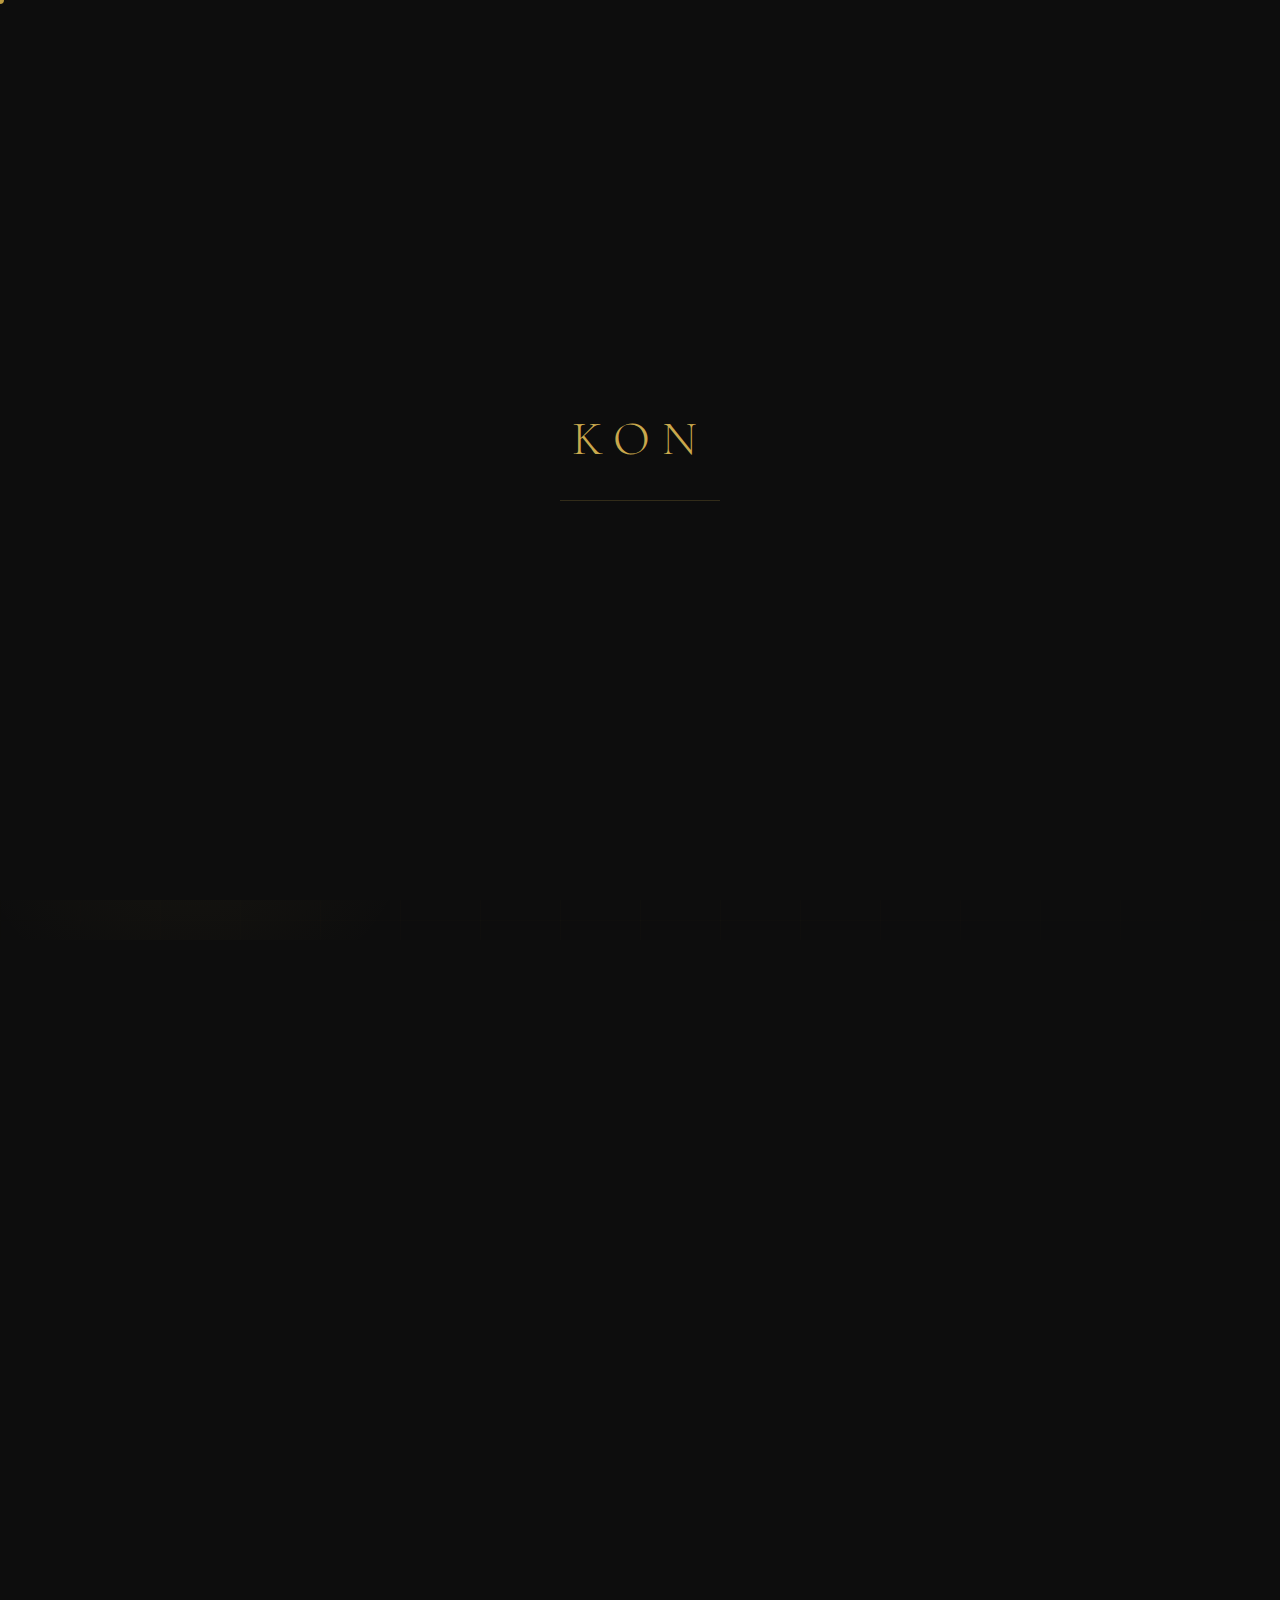
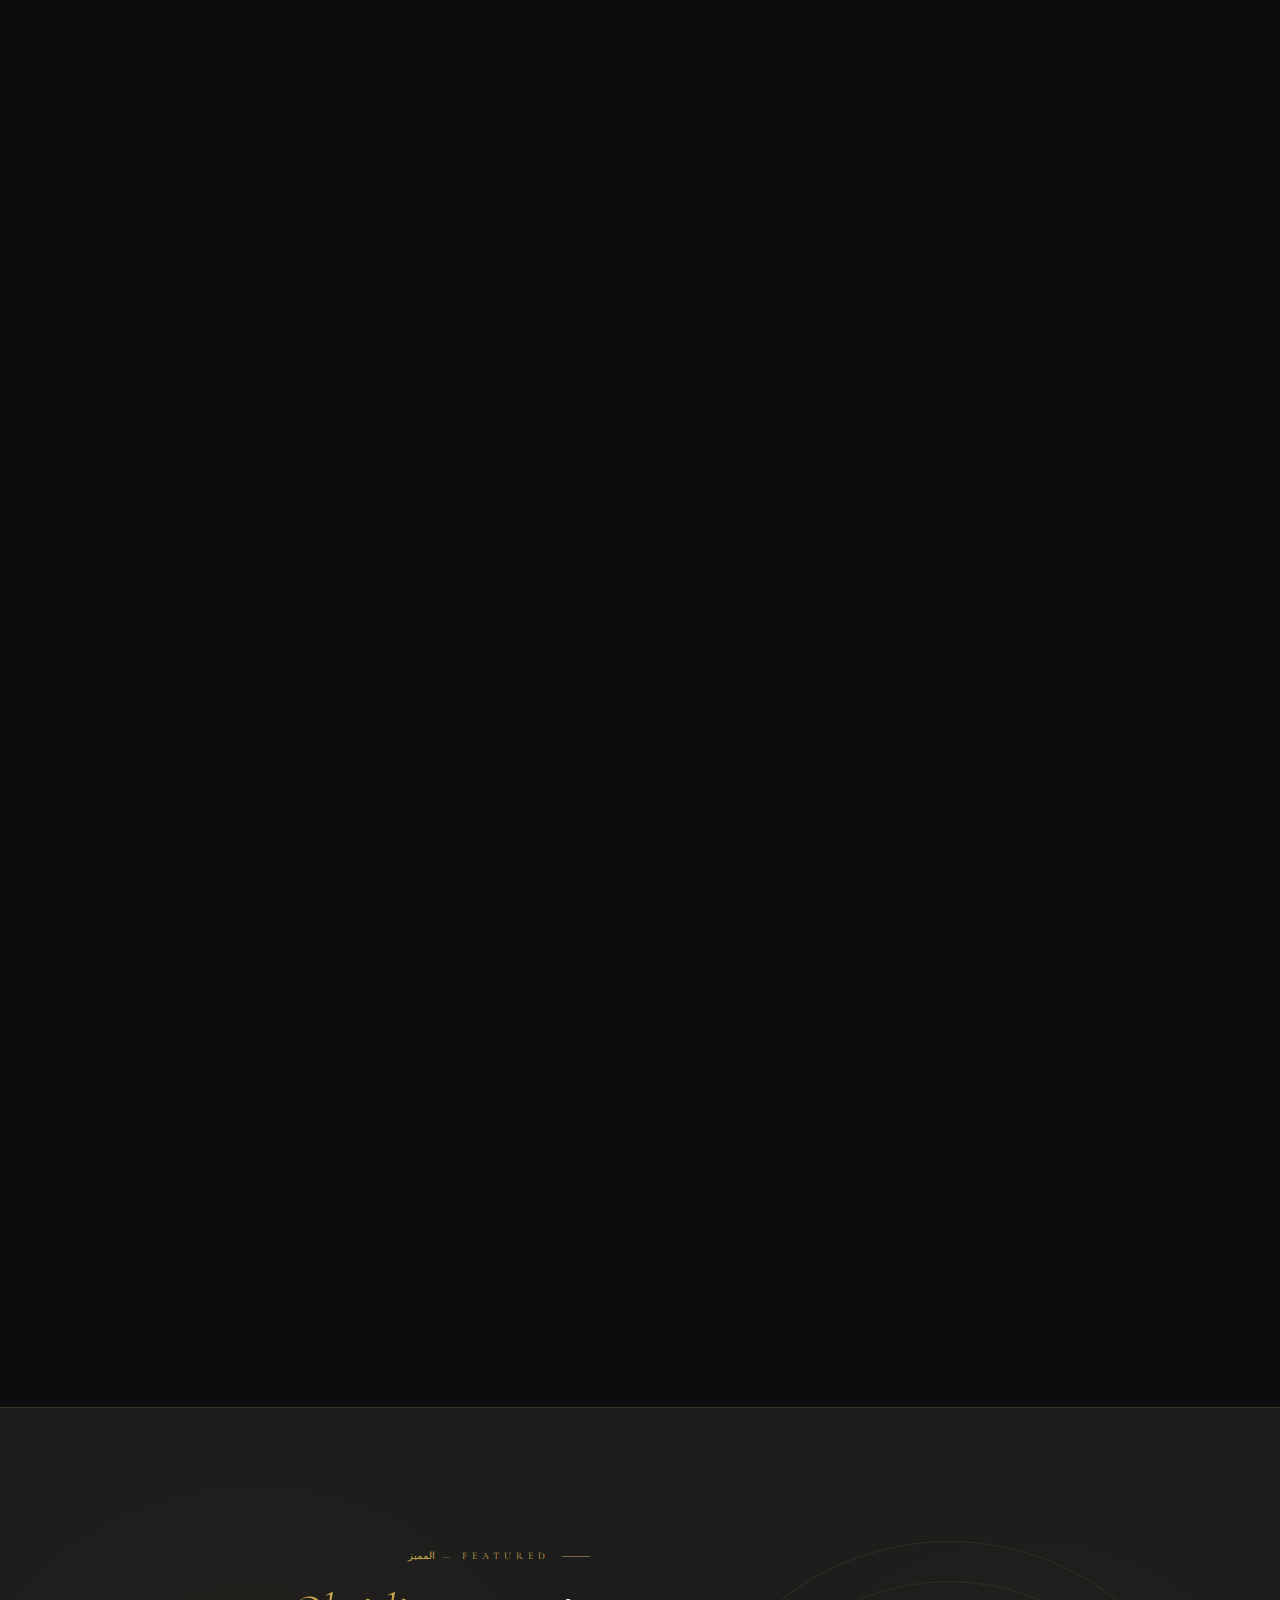
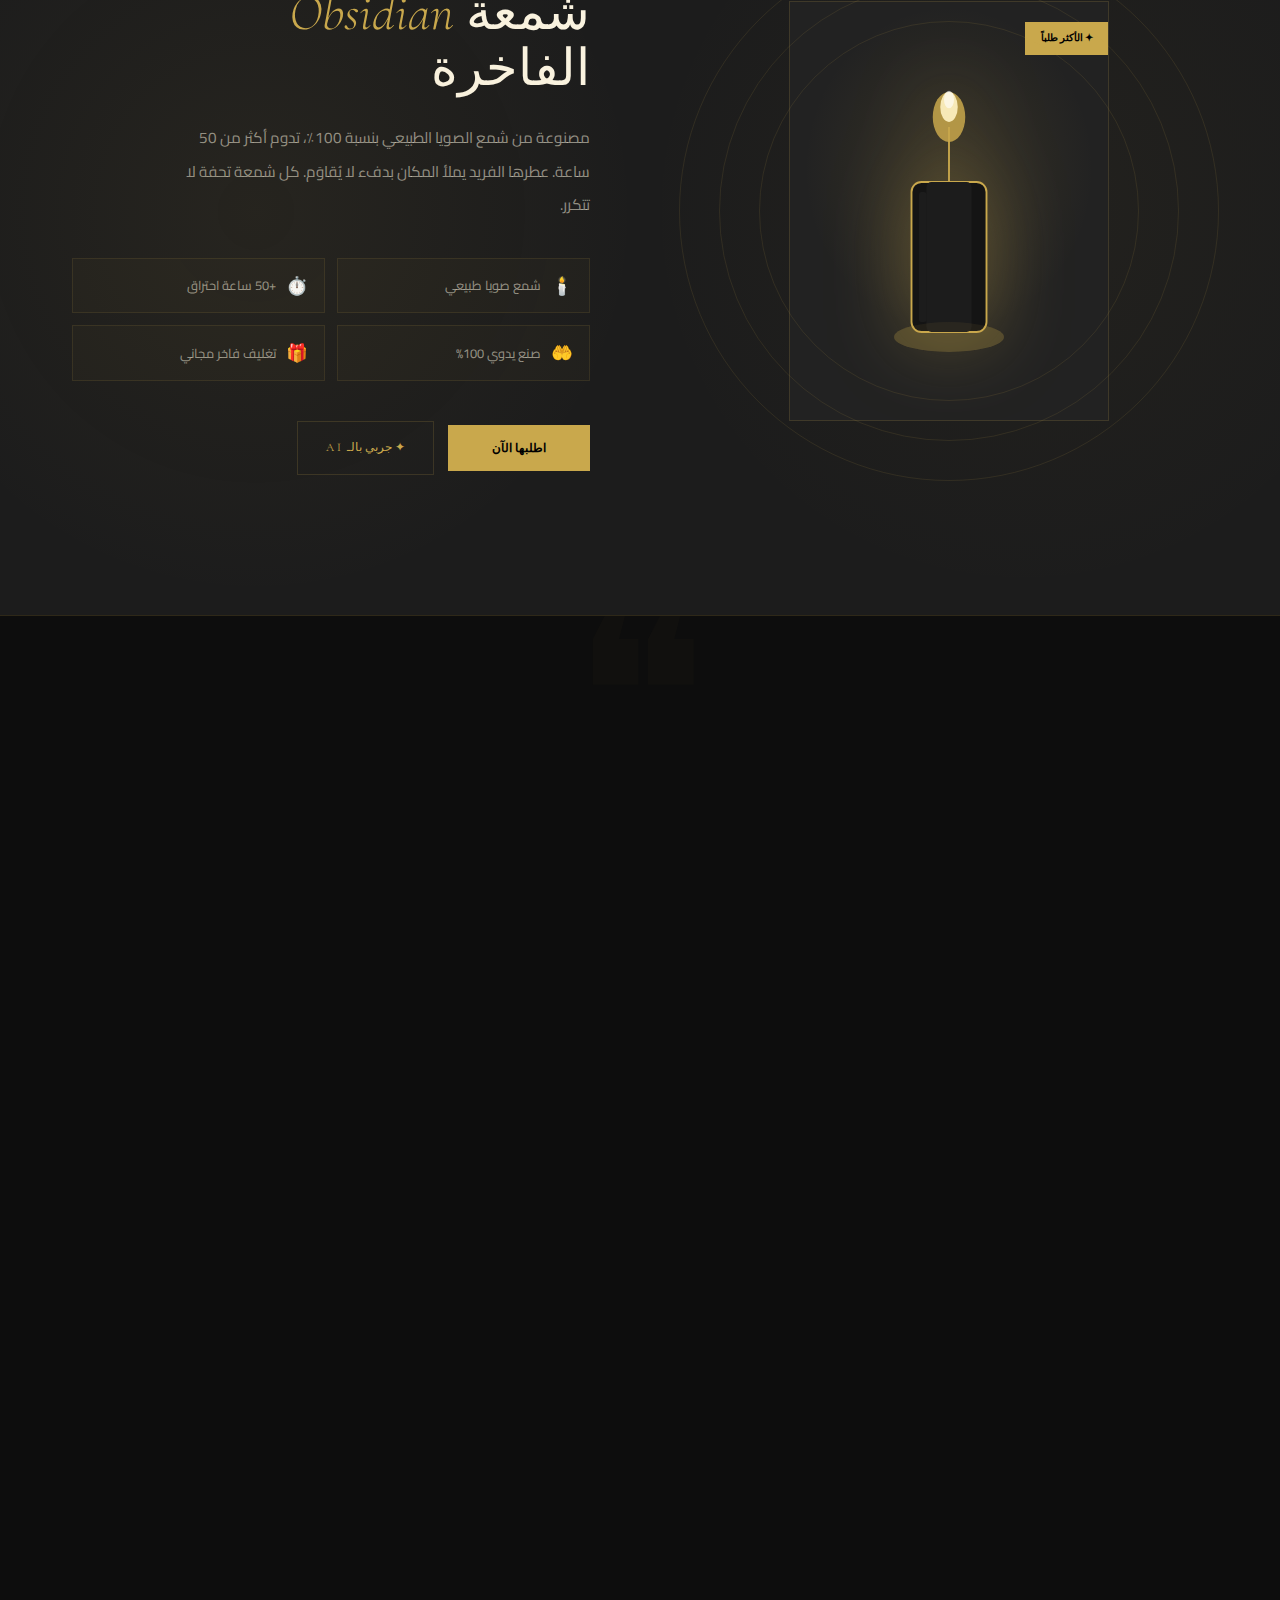
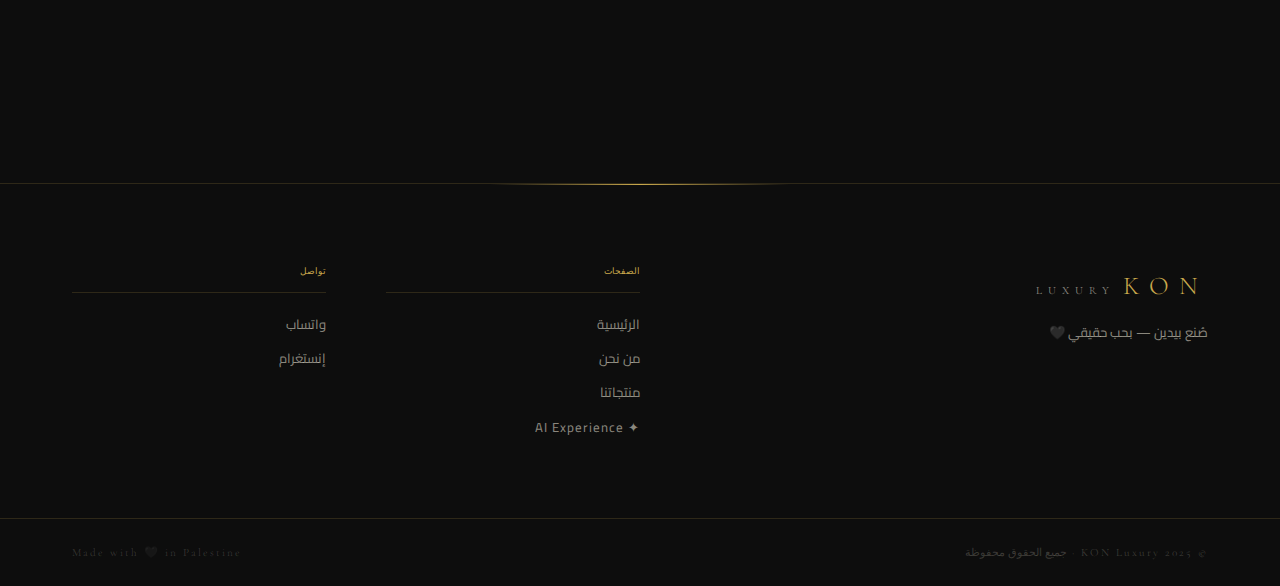
<file: kon-luxury/index.html>
<!DOCTYPE html>
<html lang="ar" dir="rtl">
<head>
  <meta charset="UTF-8" />
  <meta name="viewport" content="width=device-width, initial-scale=1.0" />
  <title>KON Luxury | متجر الشموع والريزن والفخار</title>
  <link rel="preconnect" href="https://fonts.googleapis.com" />
  <link href="https://fonts.googleapis.com/css2?family=Playfair+Display:wght@400;700&family=Cairo:wght@300;400;600;700&display=swap" rel="stylesheet" />
  <link rel="stylesheet" href="style.css" />
  <script src="https://identity.netlify.com/v1/netlify-identity-widget.js"></script>
</head>
<body>

  <!-- ===== LOADER ===== -->
  <div class="loader" id="loader">
    <div class="loader-logo">KON</div>
    <div class="loader-bar"></div>
  </div>

  <!-- ===== CUSTOM CURSOR ===== -->
  <div class="cursor" id="cursorDot" style="position:fixed;top:0;left:0;pointer-events:none;z-index:99999;">
    <div class="cursor-dot" style="width:8px;height:8px;background:var(--gold);border-radius:50%;transform:translate(-50%,-50%);"></div>
  </div>
  <div class="cursor" id="cursorRing" style="position:fixed;top:0;left:0;pointer-events:none;z-index:99998;">
    <div class="cursor-ring" id="cursorRingEl"></div>
  </div>

  <!-- ===== NAVBAR ===== -->
  <nav class="navbar" id="navbar">
    <div class="nav-container">
      <div class="logo">
        <span class="logo-kon">KON</span>
        <span class="logo-luxury">LUXURY</span>
      </div>

      <div class="lang-switcher">
        <button class="lang-btn active" data-lang="ar">عربي</button>
        <button class="lang-btn" data-lang="he">עברית</button>
        <button class="lang-btn" data-lang="en">EN</button>
      </div>

      <ul class="nav-links" id="navLinks">
        <li><a href="#home"   data-i18n="nav_home"></a></li>
        <li><a href="about.html" data-i18n="nav_about"></a></li>
        <li><a href="#products" data-i18n="nav_products"></a></li>
        <li><a href="#contact" data-i18n="nav_contact"></a></li>
        <li><a href="ai.html" class="nav-ai-link">✦ AI</a></li>
      </ul>

      <button class="hamburger" id="hamburger" aria-label="Menu">
        <span></span><span></span><span></span>
      </button>
    </div>
  </nav>

  <!-- ===== MARQUEE ===== -->
  <div class="marquee-wrap">
    <div class="marquee-track">
      <span class="marquee-item">KON Luxury</span><span class="marquee-item marquee-sep">✦</span>
      <span class="marquee-item">صنع يدوي</span><span class="marquee-item marquee-sep">✦</span>
      <span class="marquee-item">Handcrafted</span><span class="marquee-item marquee-sep">✦</span>
      <span class="marquee-item">شموع فاخرة</span><span class="marquee-item marquee-sep">✦</span>
      <span class="marquee-item">Luxury Candles</span><span class="marquee-item marquee-sep">✦</span>
      <span class="marquee-item">ريزن وفخار</span><span class="marquee-item marquee-sep">✦</span>
      <span class="marquee-item">Made in Palestine</span><span class="marquee-item marquee-sep">✦</span>
      <span class="marquee-item">KON Luxury</span><span class="marquee-item marquee-sep">✦</span>
      <span class="marquee-item">صنع يدوي</span><span class="marquee-item marquee-sep">✦</span>
      <span class="marquee-item">Handcrafted</span><span class="marquee-item marquee-sep">✦</span>
      <span class="marquee-item">شموع فاخرة</span><span class="marquee-item marquee-sep">✦</span>
      <span class="marquee-item">Luxury Candles</span><span class="marquee-item marquee-sep">✦</span>
      <span class="marquee-item">ريزن وفخار</span><span class="marquee-item marquee-sep">✦</span>
      <span class="marquee-item">Made in Palestine</span><span class="marquee-item marquee-sep">✦</span>
    </div>
  </div>

  <!-- ===== HERO ===== -->
  <section class="hero" id="home">
    <div class="hero-grid"></div>
    <div class="hero-particles" id="heroParticles"></div>
    <div class="hero-content">
      <p class="hero-sub" data-i18n="hero_sub"></p>
      <h1 class="hero-title glitch" data-text="KON">KON <span>LUXURY</span></h1>
      <p class="hero-desc" data-i18n="hero_desc"></p>
      <a href="#products" class="btn-gold shimmer" data-i18n="hero_btn"></a>
    </div>
    <div class="hero-scroll">
      <span></span>
    </div>
  </section>

  <!-- ===== ABOUT ===== -->
  <section class="about" id="about">
    <div class="container">
      <div class="section-header">
        <span class="gold-line"></span>
        <h2 data-i18n="about_title"></h2>
        <span class="gold-line"></span>
      </div>
      <p class="about-text" data-i18n="about_text"></p>
      <div class="stats">
        <div class="stat-item">
          <span class="stat-num">500+</span>
          <span class="stat-label" data-i18n="stat1"></span>
        </div>
        <div class="stat-item">
          <span class="stat-num">4</span>
          <span class="stat-label" data-i18n="stat2"></span>
        </div>
        <div class="stat-item">
          <span class="stat-num">100%</span>
          <span class="stat-label" data-i18n="stat3"></span>
        </div>
      </div>
    </div>
  </section>

  <!-- ===== PRODUCTS ===== -->
  <section class="products" id="products">
    <div class="container">
      <div class="section-header">
        <span class="gold-line"></span>
        <h2 data-i18n="products_title"></h2>
        <span class="gold-line"></span>
      </div>

      <!-- Filter Tabs -->
      <div class="filter-tabs">
        <button class="filter-btn active" data-filter="all" data-i18n="filter_all"></button>
        <button class="filter-btn" data-filter="candles" data-i18n="filter_candles"></button>
        <button class="filter-btn" data-filter="resin" data-i18n="filter_resin"></button>
        <button class="filter-btn" data-filter="pottery" data-i18n="filter_pottery"></button>
      </div>

      <!-- Products Grid -->
      <div class="products-grid" id="productsGrid">

        <div class="product-card" data-category="candles">
          <div class="product-img">
            <div class="product-placeholder candle-img">
              <svg viewBox="0 0 80 120" fill="none" xmlns="http://www.w3.org/2000/svg">
                <ellipse cx="40" cy="110" rx="20" ry="6" fill="#c9a84c" opacity="0.3"/>
                <rect x="28" y="50" width="24" height="60" rx="4" fill="#1a1a1a" stroke="#c9a84c" stroke-width="1.5"/>
                <rect x="34" y="50" width="12" height="60" rx="2" fill="#2a2a2a"/>
                <line x1="40" y1="50" x2="40" y2="30" stroke="#c9a84c" stroke-width="1.5"/>
                <ellipse cx="40" cy="26" rx="6" ry="9" fill="#c9a84c" opacity="0.8"/>
                <ellipse cx="40" cy="22" rx="3" ry="5" fill="#fff3c4"/>
              </svg>
            </div>
            <div class="product-overlay">
              <button class="btn-inquire" data-i18n="inquire_btn" onclick="openWhatsapp()"></button>
            </div>
          </div>
          <div class="product-info">
            <h3 data-i18n="prod1_name"></h3>
            <p data-i18n="prod1_desc"></p>
            <span class="product-badge" data-i18n="badge_handmade"></span>
          </div>
        </div>

        <div class="product-card" data-category="candles">
          <div class="product-img">
            <div class="product-placeholder candle-img2">
              <svg viewBox="0 0 80 120" fill="none" xmlns="http://www.w3.org/2000/svg">
                <ellipse cx="40" cy="110" rx="22" ry="7" fill="#c9a84c" opacity="0.3"/>
                <rect x="22" y="55" width="36" height="55" rx="6" fill="#1a1a1a" stroke="#c9a84c" stroke-width="1.5"/>
                <rect x="30" y="55" width="20" height="55" rx="4" fill="#2a2a2a"/>
                <line x1="40" y1="55" x2="40" y2="32" stroke="#c9a84c" stroke-width="1.5"/>
                <ellipse cx="40" cy="28" rx="7" ry="10" fill="#c9a84c" opacity="0.8"/>
                <ellipse cx="40" cy="23" rx="4" ry="6" fill="#fff3c4"/>
              </svg>
            </div>
            <div class="product-overlay">
              <button class="btn-inquire" data-i18n="inquire_btn" onclick="openWhatsapp()"></button>
            </div>
          </div>
          <div class="product-info">
            <h3 data-i18n="prod2_name"></h3>
            <p data-i18n="prod2_desc"></p>
            <span class="product-badge" data-i18n="badge_luxury"></span>
          </div>
        </div>

        <div class="product-card" data-category="resin">
          <div class="product-img">
            <div class="product-placeholder resin-img">
              <svg viewBox="0 0 100 100" fill="none" xmlns="http://www.w3.org/2000/svg">
                <rect x="15" y="20" width="70" height="65" rx="8" fill="#1a1a1a" stroke="#c9a84c" stroke-width="1.5"/>
                <rect x="22" y="28" width="56" height="49" rx="5" fill="#0d0d0d"/>
                <ellipse cx="50" cy="52" rx="20" ry="20" fill="url(#resinGrad)"/>
                <path d="M35 45 Q50 35 65 48 Q55 65 38 60 Z" fill="#c9a84c" opacity="0.4"/>
                <path d="M42 38 Q55 32 62 50" stroke="#fff" stroke-width="1" opacity="0.3"/>
                <defs>
                  <radialGradient id="resinGrad" cx="40%" cy="40%">
                    <stop offset="0%" stop-color="#c9a84c" stop-opacity="0.8"/>
                    <stop offset="60%" stop-color="#8b6914" stop-opacity="0.6"/>
                    <stop offset="100%" stop-color="#1a1a1a"/>
                  </radialGradient>
                </defs>
              </svg>
            </div>
            <div class="product-overlay">
              <button class="btn-inquire" data-i18n="inquire_btn" onclick="openWhatsapp()"></button>
            </div>
          </div>
          <div class="product-info">
            <h3 data-i18n="prod3_name"></h3>
            <p data-i18n="prod3_desc"></p>
            <span class="product-badge" data-i18n="badge_unique"></span>
          </div>
        </div>

        <div class="product-card" data-category="resin">
          <div class="product-img">
            <div class="product-placeholder resin-img2">
              <svg viewBox="0 0 100 100" fill="none" xmlns="http://www.w3.org/2000/svg">
                <path d="M20 70 Q50 20 80 70 Q65 85 35 85 Z" fill="#1a1a1a" stroke="#c9a84c" stroke-width="1.5"/>
                <path d="M28 68 Q50 30 72 68 Q60 80 40 80 Z" fill="#0d0d0d"/>
                <path d="M35 62 Q50 38 65 62" stroke="#c9a84c" stroke-width="1" opacity="0.5"/>
                <circle cx="50" cy="55" r="8" fill="#c9a84c" opacity="0.6"/>
                <circle cx="50" cy="55" r="4" fill="#fff3c4" opacity="0.8"/>
              </svg>
            </div>
            <div class="product-overlay">
              <button class="btn-inquire" data-i18n="inquire_btn" onclick="openWhatsapp()"></button>
            </div>
          </div>
          <div class="product-info">
            <h3 data-i18n="prod4_name"></h3>
            <p data-i18n="prod4_desc"></p>
            <span class="product-badge" data-i18n="badge_handmade"></span>
          </div>
        </div>

        <div class="product-card" data-category="pottery">
          <div class="product-img">
            <div class="product-placeholder pottery-img">
              <svg viewBox="0 0 100 120" fill="none" xmlns="http://www.w3.org/2000/svg">
                <ellipse cx="50" cy="108" rx="24" ry="6" fill="#c9a84c" opacity="0.25"/>
                <path d="M30 100 Q20 75 22 50 Q24 30 50 28 Q76 30 78 50 Q80 75 70 100 Z" fill="#1a1a1a" stroke="#c9a84c" stroke-width="1.5"/>
                <path d="M36 95 Q27 72 29 50 Q31 35 50 33 Q69 35 71 50 Q73 72 64 95 Z" fill="#222"/>
                <ellipse cx="50" cy="28" rx="20" ry="8" fill="#1a1a1a" stroke="#c9a84c" stroke-width="1.5"/>
                <ellipse cx="50" cy="28" rx="14" ry="5" fill="#2a2a2a"/>
                <path d="M35 65 Q50 58 65 65" stroke="#c9a84c" stroke-width="1" opacity="0.4"/>
              </svg>
            </div>
            <div class="product-overlay">
              <button class="btn-inquire" data-i18n="inquire_btn" onclick="openWhatsapp()"></button>
            </div>
          </div>
          <div class="product-info">
            <h3 data-i18n="prod5_name"></h3>
            <p data-i18n="prod5_desc"></p>
            <span class="product-badge" data-i18n="badge_artisan"></span>
          </div>
        </div>

        <div class="product-card" data-category="pottery">
          <div class="product-img">
            <div class="product-placeholder pottery-img2">
              <svg viewBox="0 0 100 120" fill="none" xmlns="http://www.w3.org/2000/svg">
                <ellipse cx="50" cy="110" rx="28" ry="7" fill="#c9a84c" opacity="0.25"/>
                <path d="M26 100 Q18 70 20 45 Q22 22 50 20 Q78 22 80 45 Q82 70 74 100 Z" fill="#1a1a1a" stroke="#c9a84c" stroke-width="1.5"/>
                <path d="M33 95 Q26 67 28 45 Q30 28 50 26 Q70 28 72 45 Q74 67 67 95 Z" fill="#222"/>
                <ellipse cx="50" cy="20" rx="22" ry="9" fill="#1a1a1a" stroke="#c9a84c" stroke-width="1.5"/>
                <path d="M32 60 Q50 52 68 60" stroke="#c9a84c" stroke-width="1" opacity="0.4"/>
                <path d="M30 75 Q50 66 70 75" stroke="#c9a84c" stroke-width="0.8" opacity="0.3"/>
              </svg>
            </div>
            <div class="product-overlay">
              <button class="btn-inquire" data-i18n="inquire_btn" onclick="openWhatsapp()"></button>
            </div>
          </div>
          <div class="product-info">
            <h3 data-i18n="prod6_name"></h3>
            <p data-i18n="prod6_desc"></p>
            <span class="product-badge" data-i18n="badge_luxury"></span>
          </div>
        </div>

      </div>
    </div>
  </section>

  <!-- ===== FEATURED PRODUCT ===== -->
  <section class="featured" id="featured">
    <div class="featured-inner">
      <div class="featured-visual">
        <div class="featured-frame">
          <div class="featured-glow"></div>
          <div class="featured-svg-wrap">
            <svg viewBox="0 0 160 240" fill="none" xmlns="http://www.w3.org/2000/svg" class="featured-svg">
              <ellipse cx="80" cy="224" rx="44" ry="12" fill="#C9A84C" opacity="0.2"/>
              <rect x="50" y="100" width="60" height="120" rx="8" fill="#141414" stroke="#C9A84C" stroke-width="1.5"/>
              <rect x="62" y="100" width="36" height="120" rx="4" fill="#1C1C1C"/>
              <rect x="56" y="108" width="6" height="104" rx="2" fill="#222" opacity="0.6"/>
              <line x1="80" y1="100" x2="80" y2="56" stroke="#C9A84C" stroke-width="1.5"/>
              <ellipse cx="80" cy="48" rx="13" ry="20" fill="#C9A84C" opacity="0.85"/>
              <ellipse cx="80" cy="40" rx="7" ry="12" fill="#FFF3C4" opacity="0.9"/>
              <ellipse cx="80" cy="34" rx="4" ry="7" fill="white" opacity="0.6"/>
              <ellipse cx="80" cy="224" rx="44" ry="12" fill="#C9A84C" opacity="0.08"/>
            </svg>
          </div>
          <div class="featured-badge-wrap">
            <span class="featured-badge">✦ الأكثر طلباً</span>
          </div>
        </div>
        <div class="featured-rings">
          <div class="fring fring-1"></div>
          <div class="fring fring-2"></div>
          <div class="fring fring-3"></div>
        </div>
      </div>
      <div class="featured-info">
        <p class="featured-eyebrow">Featured — المميز</p>
        <h2 class="featured-title">شمعة <em>Obsidian</em><br>الفاخرة</h2>
        <p class="featured-desc">مصنوعة من شمع الصويا الطبيعي بنسبة 100٪، تدوم أكثر من 50 ساعة. عطرها الفريد يملأ المكان بدفء لا يُقاوَم. كل شمعة تحفة لا تتكرر.</p>
        <div class="featured-specs">
          <div class="fspec"><span class="fspec-icon">🕯️</span><span class="fspec-txt">شمع صويا طبيعي</span></div>
          <div class="fspec"><span class="fspec-icon">⏱️</span><span class="fspec-txt">+50 ساعة احتراق</span></div>
          <div class="fspec"><span class="fspec-icon">🤲</span><span class="fspec-txt">صنع يدوي 100%</span></div>
          <div class="fspec"><span class="fspec-icon">🎁</span><span class="fspec-txt">تغليف فاخر مجاني</span></div>
        </div>
        <div class="featured-cta">
          <button class="btn-featured-main" onclick="openWhatsapp()">اطلبها الآن</button>
          <a href="ai.html" class="btn-featured-ghost">✦ جربي بالـ AI</a>
        </div>
      </div>
    </div>
  </section>

  <!-- ===== TESTIMONIALS ===== -->
  <section class="testimonials">
    <div class="container">
      <div class="section-header reveal">
        <span class="gold-line"></span>
        <h2>آراء <span>زبائننا</span></h2>
        <span class="gold-line"></span>
      </div>
      <div class="testi-grid">
        <div class="testi-card reveal reveal-delay-1">
          <div class="testi-stars">★★★★★</div>
          <p class="testi-text">"جودة لا تُصدَّق — الشمعة وصلت بتغليف فاخر جداً وريحتها أجمل من المتوقع. بالتأكيد سأطلب مرة ثانية!"</p>
          <div class="testi-author">
            <div class="testi-avatar">س</div>
            <div>
              <div class="testi-name">سارة م.</div>
              <div class="testi-location">حيفا 🇵🇸</div>
            </div>
          </div>
        </div>
        <div class="testi-card reveal reveal-delay-2">
          <div class="testi-stars">★★★★★</div>
          <p class="testi-text">"اشتريت طقم هدية لصديقتي وانبهرت — القطع مصنوعة باتقان وحب واضح. هذا مش مجرد منتج، هذا فن!"</p>
          <div class="testi-author">
            <div class="testi-avatar">ر</div>
            <div>
              <div class="testi-name">رنا ع.</div>
              <div class="testi-location">الناصرة 🇵🇸</div>
            </div>
          </div>
        </div>
        <div class="testi-card reveal reveal-delay-3">
          <div class="testi-stars">★★★★★</div>
          <p class="testi-text">"الريزن اللي طلبته زيّن مكتبي بشكل مجنون. كل ضيف بسألني منين اشتريته. KON Luxury مش بس متجر، هي تجربة!"</p>
          <div class="testi-author">
            <div class="testi-avatar">خ</div>
            <div>
              <div class="testi-name">خالد ن.</div>
              <div class="testi-location">رام الله 🇵🇸</div>
            </div>
          </div>
        </div>
      </div>
    </div>
  </section>

  <!-- ===== CONTACT ===== -->
  <section class="contact" id="contact">
    <div class="container">
      <div class="section-header">
        <span class="gold-line"></span>
        <h2 data-i18n="contact_title"></h2>
        <span class="gold-line"></span>
      </div>
      <p class="contact-sub" data-i18n="contact_sub"></p>
      <div class="contact-buttons">
        <button class="btn-whatsapp" onclick="openWhatsapp()">
          <svg width="22" height="22" viewBox="0 0 24 24" fill="currentColor"><path d="M17.472 14.382c-.297-.149-1.758-.867-2.03-.967-.273-.099-.471-.148-.67.15-.197.297-.767.966-.94 1.164-.173.199-.347.223-.644.075-.297-.15-1.255-.463-2.39-1.475-.883-.788-1.48-1.761-1.653-2.059-.173-.297-.018-.458.13-.606.134-.133.298-.347.446-.52.149-.174.198-.298.298-.497.099-.198.05-.371-.025-.52-.075-.149-.669-1.612-.916-2.207-.242-.579-.487-.5-.669-.51-.173-.008-.371-.01-.57-.01-.198 0-.52.074-.792.372-.272.297-1.04 1.016-1.04 2.479 0 1.462 1.065 2.875 1.213 3.074.149.198 2.096 3.2 5.077 4.487.709.306 1.262.489 1.694.625.712.227 1.36.195 1.871.118.571-.085 1.758-.719 2.006-1.413.248-.694.248-1.289.173-1.413-.074-.124-.272-.198-.57-.347m-5.421 7.403h-.004a9.87 9.87 0 01-5.031-1.378l-.361-.214-3.741.982.998-3.648-.235-.374a9.86 9.86 0 01-1.51-5.26c.001-5.45 4.436-9.884 9.888-9.884 2.64 0 5.122 1.03 6.988 2.898a9.825 9.825 0 012.893 6.994c-.003 5.45-4.437 9.884-9.885 9.884m8.413-18.297A11.815 11.815 0 0012.05 0C5.495 0 .16 5.335.157 11.892c0 2.096.547 4.142 1.588 5.945L.057 24l6.305-1.654a11.882 11.882 0 005.683 1.448h.005c6.554 0 11.89-5.335 11.893-11.893a11.821 11.821 0 00-3.48-8.413z"/></svg>
          <span data-i18n="btn_whatsapp"></span>
        </button>
        <button class="btn-instagram" onclick="openInstagram()">
          <svg width="22" height="22" viewBox="0 0 24 24" fill="currentColor"><path d="M12 2.163c3.204 0 3.584.012 4.85.07 3.252.148 4.771 1.691 4.919 4.919.058 1.265.069 1.645.069 4.849 0 3.205-.012 3.584-.069 4.849-.149 3.225-1.664 4.771-4.919 4.919-1.266.058-1.644.07-4.85.07-3.204 0-3.584-.012-4.849-.07-3.26-.149-4.771-1.699-4.919-4.92-.058-1.265-.07-1.644-.07-4.849 0-3.204.013-3.583.07-4.849.149-3.227 1.664-4.771 4.919-4.919 1.266-.057 1.645-.069 4.849-.069zm0-2.163c-3.259 0-3.667.014-4.947.072-4.358.2-6.78 2.618-6.98 6.98-.059 1.281-.073 1.689-.073 4.948 0 3.259.014 3.668.072 4.948.2 4.358 2.618 6.78 6.98 6.98 1.281.058 1.689.072 4.948.072 3.259 0 3.668-.014 4.948-.072 4.354-.2 6.782-2.618 6.979-6.98.059-1.28.073-1.689.073-4.948 0-3.259-.014-3.667-.072-4.947-.196-4.354-2.617-6.78-6.979-6.98-1.281-.059-1.69-.073-4.949-.073zm0 5.838c-3.403 0-6.162 2.759-6.162 6.162s2.759 6.163 6.162 6.163 6.162-2.759 6.162-6.163c0-3.403-2.759-6.162-6.162-6.162zm0 10.162c-2.209 0-4-1.79-4-4 0-2.209 1.791-4 4-4s4 1.791 4 4c0 2.21-1.791 4-4 4zm6.406-11.845c-.796 0-1.441.645-1.441 1.44s.645 1.44 1.441 1.44c.795 0 1.439-.645 1.439-1.44s-.644-1.44-1.439-1.44z"/></svg>
          <span data-i18n="btn_instagram"></span>
        </button>
      </div>
    </div>
  </section>

  <!-- ===== FOOTER ===== -->
  <footer class="footer">
    <div class="footer-top">
      <div class="container">
        <div class="footer-grid">
          <div class="footer-brand">
            <div class="footer-logo">
              <span class="logo-kon shimmer">KON</span>
              <span class="logo-luxury">LUXURY</span>
            </div>
            <p class="footer-tagline">صُنع بيدين — بحب حقيقي 🖤</p>
          </div>
          <div class="footer-links-col">
            <p class="footer-col-title">الصفحات</p>
            <a href="#home" data-i18n="nav_home"></a>
            <a href="about.html" data-i18n="nav_about"></a>
            <a href="#products" data-i18n="nav_products"></a>
            <a href="ai.html">✦ AI Experience</a>
          </div>
          <div class="footer-links-col">
            <p class="footer-col-title">تواصل</p>
            <a onclick="openWhatsapp()" style="cursor:pointer">واتساب</a>
            <a onclick="openInstagram()" style="cursor:pointer">إنستغرام</a>
          </div>
        </div>
      </div>
    </div>
    <div class="footer-bottom">
      <div class="container">
        <p class="footer-copy" data-i18n="footer_copy"></p>
        <p class="footer-made">Made with 🖤 in Palestine</p>
      </div>
    </div>
  </footer>

  <!-- WhatsApp Float Button -->
  <a class="whatsapp-float" onclick="openWhatsapp()" aria-label="WhatsApp">
    <svg width="28" height="28" viewBox="0 0 24 24" fill="white"><path d="M17.472 14.382c-.297-.149-1.758-.867-2.03-.967-.273-.099-.471-.148-.67.15-.197.297-.767.966-.94 1.164-.173.199-.347.223-.644.075-.297-.15-1.255-.463-2.39-1.475-.883-.788-1.48-1.761-1.653-2.059-.173-.297-.018-.458.13-.606.134-.133.298-.347.446-.52.149-.174.198-.298.298-.497.099-.198.05-.371-.025-.52-.075-.149-.669-1.612-.916-2.207-.242-.579-.487-.5-.669-.51-.173-.008-.371-.01-.57-.01-.198 0-.52.074-.792.372-.272.297-1.04 1.016-1.04 2.479 0 1.462 1.065 2.875 1.213 3.074.149.198 2.096 3.2 5.077 4.487.709.306 1.262.489 1.694.625.712.227 1.36.195 1.871.118.571-.085 1.758-.719 2.006-1.413.248-.694.248-1.289.173-1.413-.074-.124-.272-.198-.57-.347m-5.421 7.403h-.004a9.87 9.87 0 01-5.031-1.378l-.361-.214-3.741.982.998-3.648-.235-.374a9.86 9.86 0 01-1.51-5.26c.001-5.45 4.436-9.884 9.888-9.884 2.64 0 5.122 1.03 6.988 2.898a9.825 9.825 0 012.893 6.994c-.003 5.45-4.437 9.884-9.885 9.884m8.413-18.297A11.815 11.815 0 0012.05 0C5.495 0 .16 5.335.157 11.892c0 2.096.547 4.142 1.588 5.945L.057 24l6.305-1.654a11.882 11.882 0 005.683 1.448h.005c6.554 0 11.89-5.335 11.893-11.893a11.821 11.821 0 00-3.48-8.413z"/></svg>
  </a>

  <script src="script.js"></script>
  <script>
    if (window.netlifyIdentity) {
      window.netlifyIdentity.on("init", user => {
        if (!user) {
          window.netlifyIdentity.on("login", () => {
            document.location.href = "/admin/";
          });
        }
      });
    }
  </script>
</body>
</html>
</file>
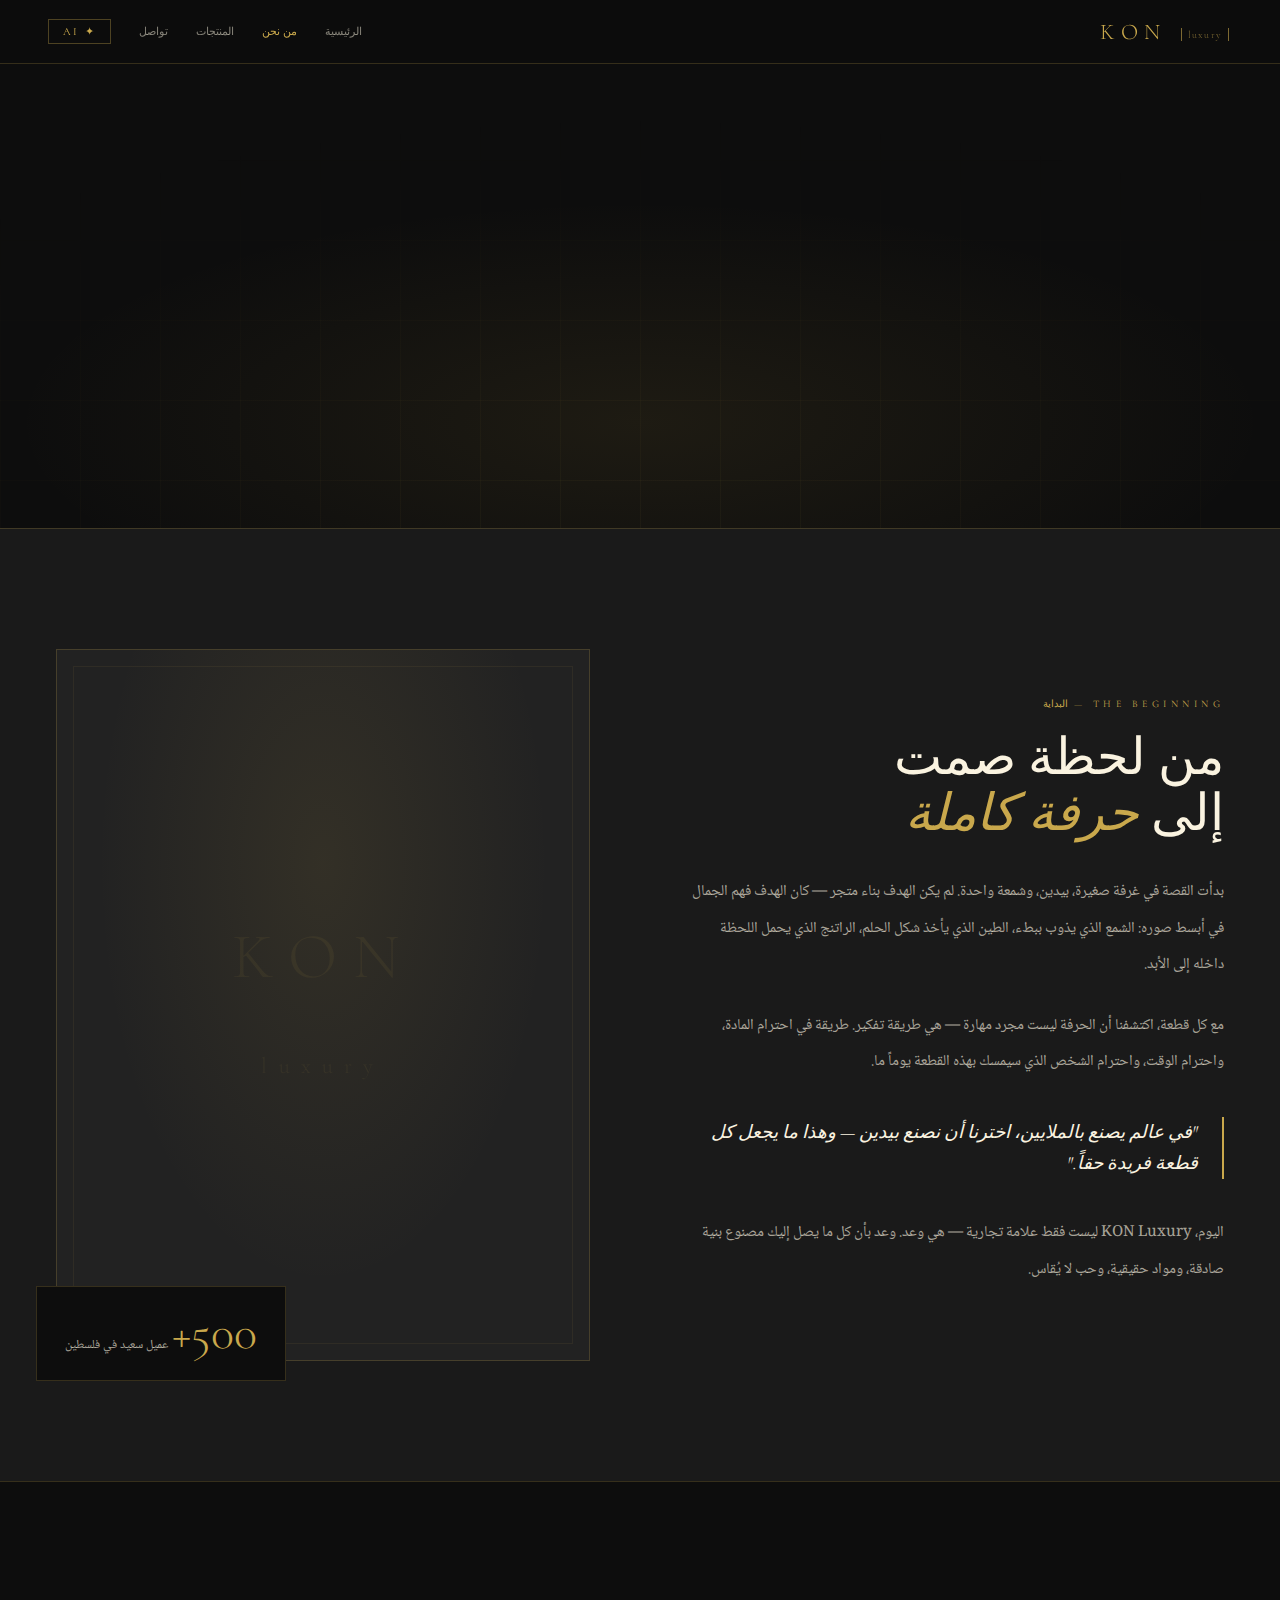
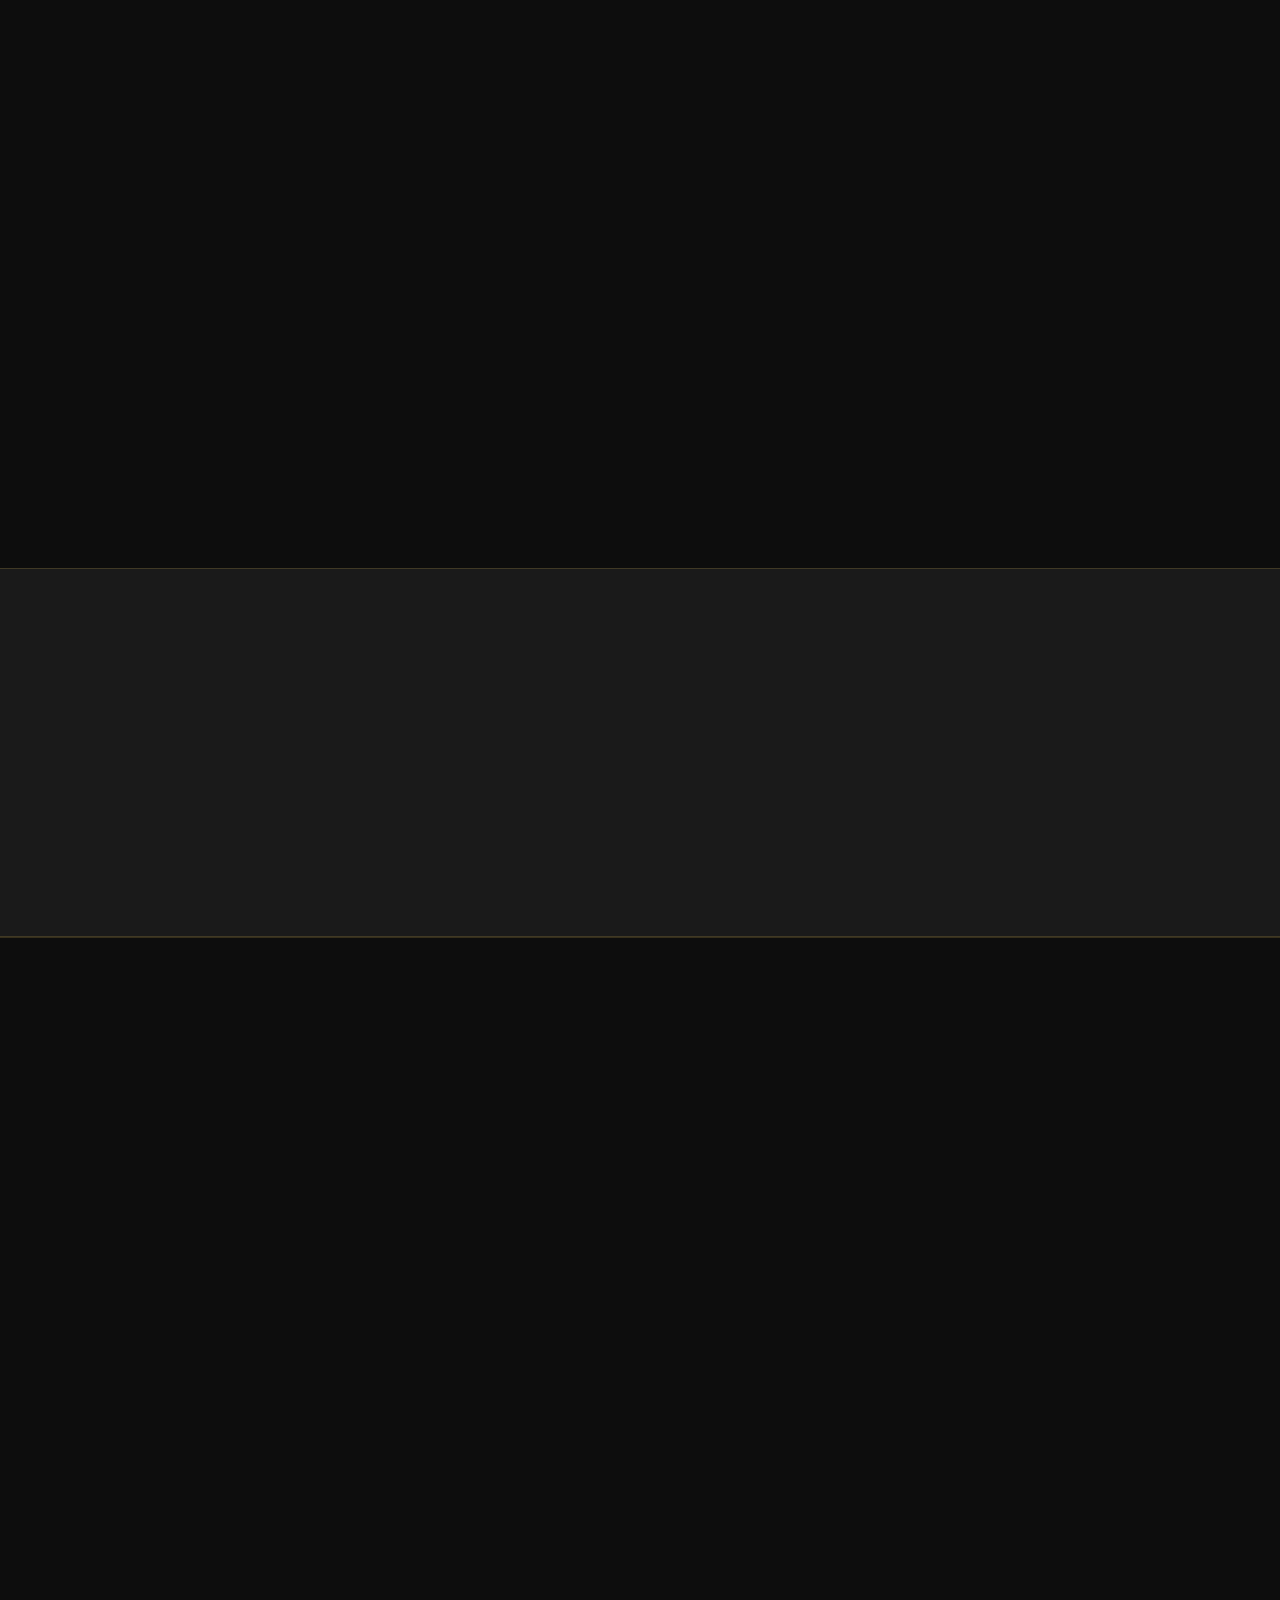
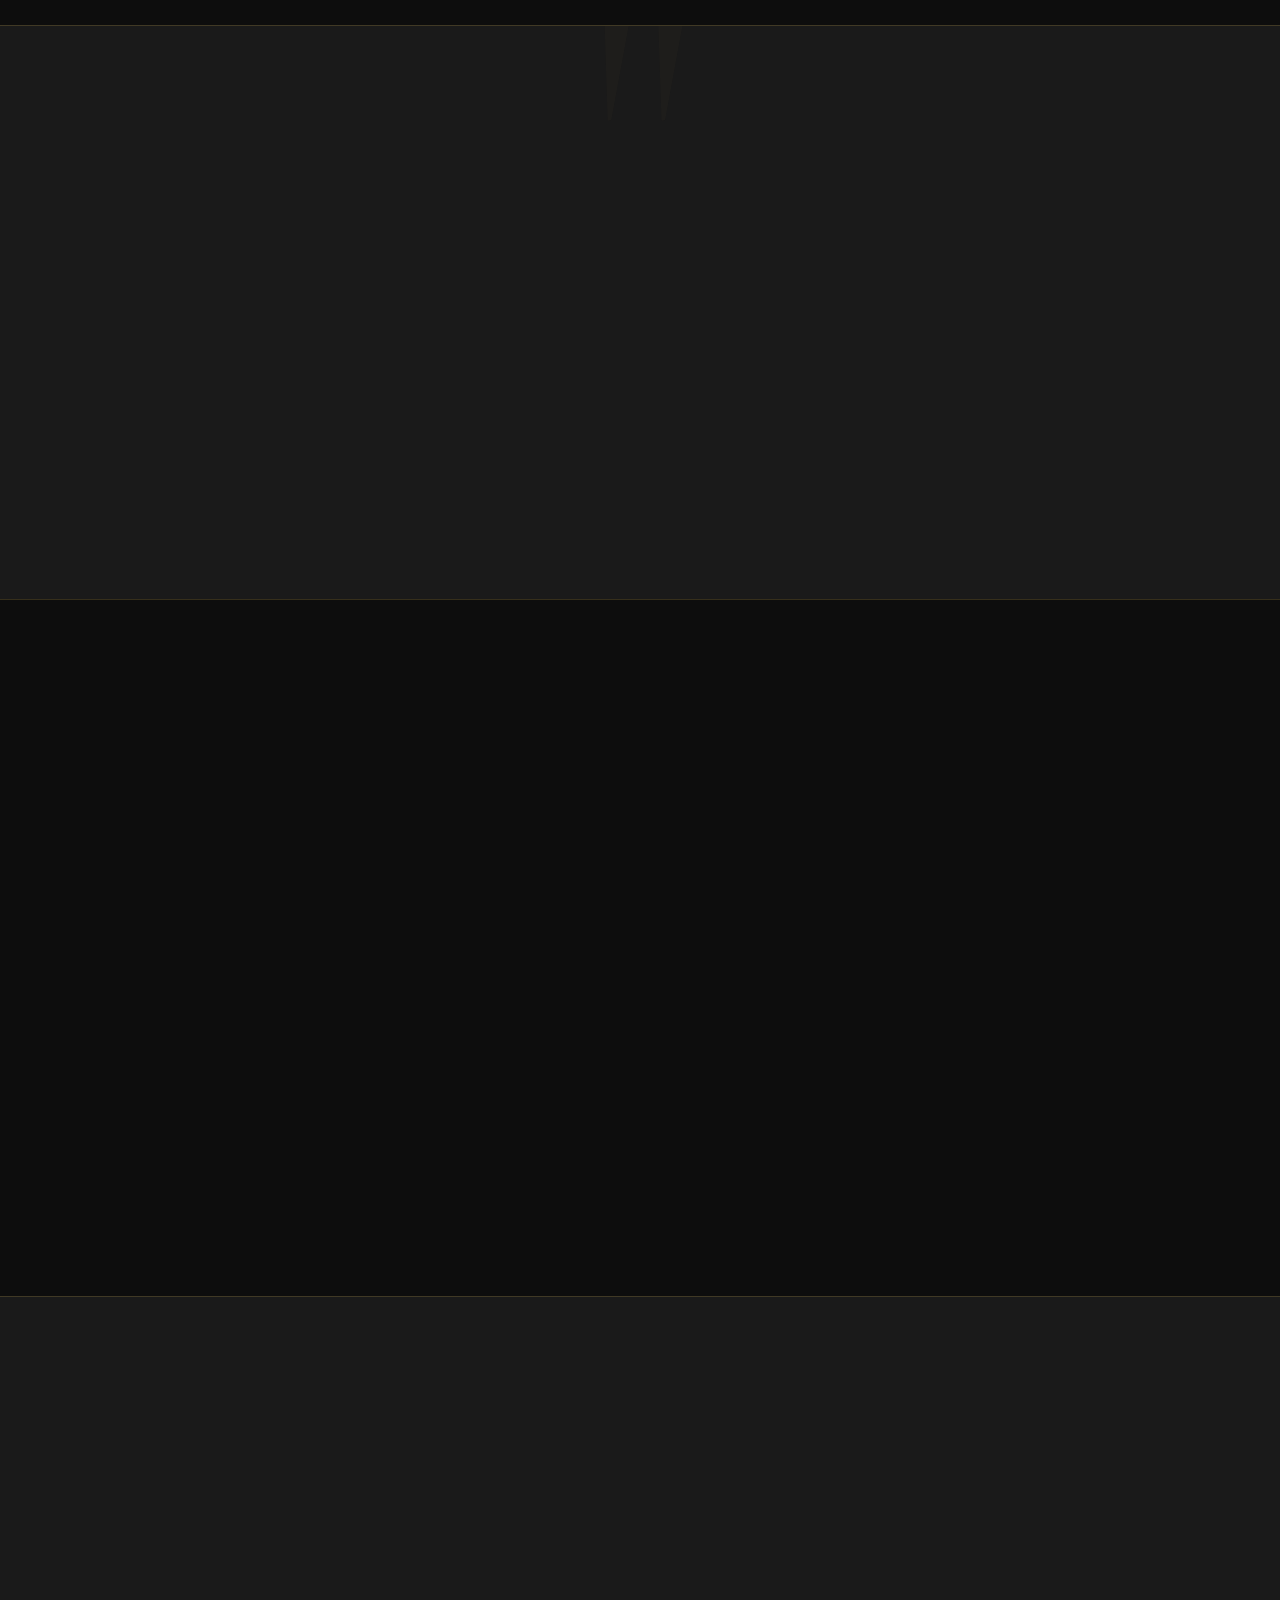
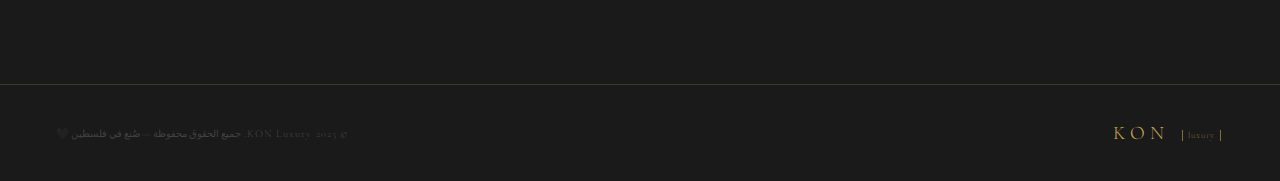
<file: about.html>
<!DOCTYPE html>
<html lang="ar" dir="rtl">
<head>
<meta charset="UTF-8"/>
<meta name="viewport" content="width=device-width, initial-scale=1.0"/>
<title>KON Luxury — من نحن</title>
<link href="https://fonts.googleapis.com/css2?family=Cormorant+Garamond:ital,wght@0,300;0,400;0,600;1,300;1,400;1,600&family=Noto+Naskh+Arabic:wght@300;400;500&display=swap" rel="stylesheet"/>
<style>
:root{
  --gold:#C9A84C;--gold-l:#E2C97E;--gold-dim:rgba(201,168,76,0.6);
  --bg:#0d0d0d;--surface:#1a1a1a;--card:#222222;
  --border:rgba(201,168,76,0.22);--text:#FAF3E0;--text-dim:rgba(250,243,224,0.65);
}
*{margin:0;padding:0;box-sizing:border-box}
html{scroll-behavior:smooth}
body{background:var(--bg);color:var(--text);font-family:'Noto Naskh Arabic',serif;overflow-x:hidden}

/* ── NAV ── */
nav{
  position:fixed;top:0;left:0;right:0;z-index:200;
  display:flex;align-items:center;justify-content:space-between;
  padding:18px 48px;
  background:rgba(13,13,13,0.96);
  backdrop-filter:blur(20px);
  border-bottom:1px solid var(--border);
}
.nav-logo{font-family:'Cormorant Garamond',serif;font-size:1.4rem;font-weight:300;letter-spacing:.28em;color:var(--gold);text-decoration:none}
.nav-logo sub{font-size:.46em;letter-spacing:.12em;color:var(--gold-dim);vertical-align:middle;border-left:1px solid var(--gold-dim);border-right:1px solid var(--gold-dim);padding:0 6px;margin:0 3px}
.nav-links-row{display:flex;align-items:center;gap:28px;list-style:none}
.nav-links-row a{font-family:'Cormorant Garamond',serif;font-size:.68rem;letter-spacing:.2em;text-transform:uppercase;color:rgba(250,243,224,0.5);text-decoration:none;transition:color .3s}
.nav-links-row a:hover,.nav-links-row a.active{color:var(--gold)}
.nav-ai{color:var(--gold) !important;border:1px solid rgba(201,168,76,0.35);padding:5px 14px;transition:all .3s !important}
.nav-ai:hover{background:var(--gold);color:#000 !important}
.mnav{display:none;position:fixed;top:0;left:0;right:0;z-index:200;background:rgba(13,13,13,.98);border-bottom:1px solid var(--border);padding:13px 20px;align-items:center;justify-content:space-between}
.mnav-logo{font-family:'Cormorant Garamond',serif;font-size:1.2rem;font-weight:300;letter-spacing:.22em;color:var(--gold)}
.mnav-back{font-family:'Cormorant Garamond',serif;font-size:.68rem;letter-spacing:.12em;color:var(--gold-dim);text-decoration:none}
@media(max-width:768px){nav{display:none}.mnav{display:flex}}

/* ── HERO ── */
.about-hero{
  min-height:55vh;display:flex;align-items:flex-end;
  padding:120px 56px 80px;position:relative;overflow:hidden;
}
.about-hero::before{
  content:'';position:absolute;inset:0;
  background:radial-gradient(ellipse 70% 60% at 50% 80%,rgba(201,168,76,0.09),transparent 70%);
}
.hero-grid{
  position:absolute;inset:0;
  background-image:
    linear-gradient(rgba(201,168,76,0.05) 1px,transparent 1px),
    linear-gradient(90deg,rgba(201,168,76,0.05) 1px,transparent 1px);
  background-size:80px 80px;
  mask-image:radial-gradient(ellipse 80% 80% at 50% 100%,black,transparent);
}
.hero-content{position:relative;z-index:2;max-width:700px}
.hero-eyebrow{font-family:'Cormorant Garamond',serif;font-size:.62rem;letter-spacing:.5em;text-transform:uppercase;color:var(--gold);margin-bottom:20px;display:flex;align-items:center;gap:14px;opacity:0;animation:fadeUp .9s ease .1s forwards}
.hero-eyebrow::before{content:'';width:32px;height:1px;background:var(--gold)}
.hero-title{font-family:'Cormorant Garamond',serif;font-size:clamp(3rem,8vw,6.5rem);font-weight:300;line-height:1;color:var(--text);margin-bottom:24px;opacity:0;animation:fadeUp .9s ease .3s forwards}
.hero-title em{font-style:italic;color:var(--gold)}
.hero-sub{font-size:1rem;line-height:2.1;color:var(--text-dim);max-width:520px;opacity:0;animation:fadeUp .9s ease .5s forwards}

/* ── STORY ── */
.story{
  padding:120px 56px;background:var(--surface);
  border-top:1px solid var(--border);
  display:grid;grid-template-columns:1fr 1fr;gap:100px;align-items:center;
}
.story-left{}
.story-eyebrow{font-family:'Cormorant Garamond',serif;font-size:.62rem;letter-spacing:.45em;text-transform:uppercase;color:var(--gold);margin-bottom:20px}
.story-title{font-family:'Cormorant Garamond',serif;font-size:clamp(2rem,4vw,3.8rem);font-weight:300;line-height:1.1;color:var(--text);margin-bottom:32px}
.story-title em{font-style:italic;color:var(--gold)}
.story-text{font-size:.95rem;line-height:2.4;color:var(--text-dim);margin-bottom:24px}
.story-quote{border-right:2px solid var(--gold);padding-right:24px;margin:36px 0;font-family:'Cormorant Garamond',serif;font-size:1.15rem;font-style:italic;color:var(--text);line-height:1.7}

.story-right{position:relative}
.story-frame{
  width:100%;aspect-ratio:3/4;background:var(--card);
  border:1px solid var(--border);position:relative;overflow:hidden;
  display:flex;align-items:center;justify-content:center;
}
.story-frame::before{content:'';position:absolute;inset:0;background:radial-gradient(ellipse at 50% 30%,rgba(201,168,76,0.1),transparent 60%)}
.story-frame-deco{position:absolute;inset:16px;border:1px solid rgba(201,168,76,0.08)}
.story-frame-logo{
  font-family:'Cormorant Garamond',serif;font-size:4rem;font-weight:300;
  letter-spacing:.25em;color:var(--gold);opacity:.07;text-align:center;line-height:1.5;
  position:relative;z-index:1;
}
.story-badge{
  position:absolute;bottom:-20px;left:-20px;
  background:var(--bg);border:1px solid var(--border);
  padding:22px 28px;
}
.story-badge-num{font-family:'Cormorant Garamond',serif;font-size:3rem;font-weight:300;color:var(--gold);line-height:1}
.story-badge-txt{font-size:.78rem;color:var(--text-dim);margin-top:4px}

@media(max-width:1024px){.story{grid-template-columns:1fr;gap:60px}.story-right{display:none}}
@media(max-width:768px){.story{padding:72px 20px}.about-hero{padding:100px 20px 60px}}

/* ── VALUES ── */
.values{
  padding:120px 56px;background:var(--bg);
  border-top:1px solid var(--border);
}
.values-hd{text-align:center;margin-bottom:80px}
.sec-eyebrow{font-family:'Cormorant Garamond',serif;font-size:.62rem;letter-spacing:.45em;text-transform:uppercase;color:var(--gold);margin-bottom:14px}
.sec-title{font-family:'Cormorant Garamond',serif;font-size:clamp(2rem,4vw,4rem);font-weight:300;color:var(--text);line-height:1.1}
.sec-title em{font-style:italic;color:var(--gold)}
.values-grid{display:grid;grid-template-columns:repeat(4,1fr);gap:2px}
.value-card{
  padding:48px 32px;background:var(--surface);
  border:1px solid rgba(201,168,76,0.15);
  position:relative;overflow:hidden;transition:border-color .4s;
}
.value-card::after{content:'';position:absolute;top:0;left:0;right:0;height:1px;background:linear-gradient(90deg,transparent,var(--gold),transparent);opacity:0;transition:opacity .4s}
.value-card:hover{border-color:rgba(201,168,76,0.35)}
.value-card:hover::after{opacity:1}
.value-icon{font-size:1.6rem;margin-bottom:20px;display:block;opacity:.7}
.value-name{font-family:'Cormorant Garamond',serif;font-size:1.2rem;font-weight:300;color:var(--text);margin-bottom:12px}
.value-name em{font-style:italic;color:var(--gold)}
.value-txt{font-size:.86rem;line-height:2.1;color:var(--text-dim)}
@media(max-width:1024px){.values-grid{grid-template-columns:1fr 1fr}}
@media(max-width:768px){.values{padding:72px 20px}.value-card{padding:32px 20px}}

/* ── STATS ── */
.stats-strip{
  padding:80px 56px;background:var(--surface);
  border-top:1px solid var(--border);border-bottom:1px solid var(--border);
}
.stats-grid{display:grid;grid-template-columns:repeat(4,1fr);gap:2px}
.stat-box{padding:48px 32px;text-align:center;border:1px solid rgba(201,168,76,0.1);background:var(--bg)}
.stat-num{font-family:'Cormorant Garamond',serif;font-size:clamp(3rem,6vw,5rem);font-weight:300;color:var(--gold);line-height:1;display:block}
.stat-label{font-size:.82rem;color:var(--text-dim);margin-top:10px;letter-spacing:.08em;display:block}
@media(max-width:768px){.stats-strip{padding:56px 20px}.stats-grid{grid-template-columns:1fr 1fr}}

/* ── PROCESS ── */
.process{
  padding:120px 56px;background:var(--bg);
  border-top:1px solid var(--border);
}
.process-hd{margin-bottom:72px}
.process-steps{display:grid;grid-template-columns:repeat(3,1fr);gap:3px}
.process-step{
  padding:48px 36px;background:var(--surface);
  border:1px solid rgba(201,168,76,0.12);
  position:relative;
}
.step-num{font-family:'Cormorant Garamond',serif;font-size:5rem;font-weight:300;color:rgba(201,168,76,0.06);line-height:1;position:absolute;top:20px;right:24px}
.step-icon{font-size:1.8rem;margin-bottom:20px;display:block}
.step-title{font-family:'Cormorant Garamond',serif;font-size:1.3rem;font-weight:300;color:var(--text);margin-bottom:12px}
.step-title em{font-style:italic;color:var(--gold)}
.step-txt{font-size:.88rem;line-height:2.1;color:var(--text-dim)}
@media(max-width:1024px){.process-steps{grid-template-columns:1fr}}
@media(max-width:768px){.process{padding:72px 20px}}

/* ── PHILOSOPHY ── */
.philosophy{
  padding:120px 56px;background:var(--surface);
  border-top:1px solid var(--border);
  text-align:center;position:relative;overflow:hidden;
}
.philosophy::before{
  content:'"';position:absolute;top:-80px;left:50%;transform:translateX(-50%);
  font-family:'Cormorant Garamond',serif;font-size:30vw;font-weight:300;
  color:rgba(201,168,76,0.025);line-height:1;pointer-events:none;
}
.phil-line{width:1px;height:44px;background:linear-gradient(to bottom,var(--gold-dim),transparent);margin:0 auto 28px}
.phil-q{
  font-family:'Cormorant Garamond',serif;
  font-size:clamp(1.5rem,3.5vw,2.8rem);font-weight:300;font-style:italic;
  line-height:1.55;color:var(--text);max-width:820px;margin:0 auto 28px;
  position:relative;z-index:1;
}
.phil-q strong{color:var(--gold);font-style:normal;font-weight:300}
.phil-attr{font-size:.8rem;color:var(--text-dim);letter-spacing:.18em}
@media(max-width:768px){.philosophy{padding:80px 20px}}

/* ── TEAM ── */
.team{
  padding:120px 56px;background:var(--bg);
  border-top:1px solid var(--border);
}
.team-hd{margin-bottom:72px}
.team-grid{display:grid;grid-template-columns:repeat(3,1fr);gap:3px}
.team-card{background:var(--surface);border:1px solid rgba(201,168,76,0.12);padding:40px 32px;text-align:center}
.team-avatar{width:80px;height:80px;border-radius:50%;background:var(--card);border:1px solid var(--border);display:flex;align-items:center;justify-content:center;margin:0 auto 20px;font-size:2rem}
.team-name{font-family:'Cormorant Garamond',serif;font-size:1.2rem;font-weight:300;color:var(--text);margin-bottom:6px}
.team-role{font-size:.78rem;color:var(--gold-dim);letter-spacing:.12em;margin-bottom:14px}
.team-desc{font-size:.86rem;line-height:2;color:var(--text-dim)}
@media(max-width:768px){.team{padding:72px 20px}.team-grid{grid-template-columns:1fr}}

/* ── CTA ── */
.cta{
  padding:100px 56px;background:var(--surface);
  border-top:1px solid var(--border);text-align:center;
}
.cta-title{font-family:'Cormorant Garamond',serif;font-size:clamp(2rem,4vw,3.5rem);font-weight:300;color:var(--text);margin-bottom:14px;line-height:1.1}
.cta-title em{font-style:italic;color:var(--gold)}
.cta-sub{font-size:.95rem;color:var(--text-dim);line-height:1.9;margin-bottom:40px;max-width:480px;margin-left:auto;margin-right:auto}
.cta-btns{display:flex;gap:14px;justify-content:center;flex-wrap:wrap}
.btn-gold{display:inline-block;padding:15px 44px;background:var(--gold);color:#000;font-family:'Cormorant Garamond',serif;font-size:.78rem;letter-spacing:.25em;text-transform:uppercase;text-decoration:none;transition:background .3s}
.btn-gold:hover{background:var(--gold-l)}
.btn-ghost{display:inline-block;padding:15px 44px;border:1px solid rgba(201,168,76,0.3);color:var(--gold);font-family:'Cormorant Garamond',serif;font-size:.78rem;letter-spacing:.25em;text-transform:uppercase;text-decoration:none;transition:all .35s}
.btn-ghost:hover{border-color:var(--gold);background:rgba(201,168,76,0.07)}
@media(max-width:768px){.cta{padding:72px 20px}}

/* ── FOOTER ── */
footer{padding:36px 56px;background:var(--surface);border-top:1px solid var(--border);display:flex;align-items:center;justify-content:space-between;flex-wrap:wrap;gap:16px}
.foot-logo{font-family:'Cormorant Garamond',serif;font-size:1.2rem;font-weight:300;letter-spacing:.28em;color:var(--gold)}
.foot-logo sub{font-size:.46em;letter-spacing:.12em;color:var(--gold-dim);vertical-align:middle;border-left:1px solid var(--gold-dim);border-right:1px solid var(--gold-dim);padding:0 5px;margin:0 3px}
.foot-copy{font-family:'Cormorant Garamond',serif;font-size:.65rem;letter-spacing:.1em;color:rgba(255,255,255,.18)}
@media(max-width:768px){footer{padding:28px 20px;flex-direction:column;text-align:center}}

/* ── ANIMATIONS ── */
@keyframes fadeUp{from{opacity:0;transform:translateY(32px)}to{opacity:1;transform:translateY(0)}}
.rv{opacity:0;transform:translateY(32px);transition:opacity .9s ease,transform .9s ease}
.rv.on{opacity:1;transform:translateY(0)}
.rv-d1{transition-delay:.12s}.rv-d2{transition-delay:.24s}.rv-d3{transition-delay:.36s}
</style>
</head>
<body>

<!-- NAV -->
<nav>
  <a href="index.html" class="nav-logo">KON <sub>luxury</sub></a>
  <ul class="nav-links-row">
    <li><a href="index.html">الرئيسية</a></li>
    <li><a href="about.html" class="active">من نحن</a></li>
    <li><a href="index.html#products">المنتجات</a></li>
    <li><a href="index.html#contact">تواصل</a></li>
    <li><a href="ai.html" class="nav-ai">✦ AI</a></li>
  </ul>
</nav>
<div class="mnav">
  <a href="index.html" class="mnav-back">← رجوع</a>
  <span class="mnav-logo">KON <sub>luxury</sub></span>
  <span style="width:44px"></span>
</div>

<!-- HERO -->
<section class="about-hero">
  <div class="hero-grid"></div>
  <div class="hero-content">
    <p class="hero-eyebrow">Our Story — قصتنا</p>
    <h1 class="hero-title">لم نبنِ متجراً.<br><em>بنينا فلسفة.</em></h1>
    <p class="hero-sub">Kōn Luxury وُلدت من شغف حقيقي — حين أدركنا أن ما نصنعه ليس مجرد منتج. كل قطعة تحمل وقتها الكامل، ومواد مختارة بعناية، وتصميماً لا يتكرر.</p>
  </div>
</section>

<!-- STORY -->
<section class="story">
  <div class="story-left rv">
    <p class="story-eyebrow">The Beginning — البداية</p>
    <h2 class="story-title">من لحظة صمت<br>إلى <em>حرفة كاملة</em></h2>
    <p class="story-text">بدأت القصة في غرفة صغيرة، بيدين، وشمعة واحدة. لم يكن الهدف بناء متجر — كان الهدف فهم الجمال في أبسط صوره: الشمع الذي يذوب ببطء، الطين الذي يأخذ شكل الحلم، الراتنج الذي يحمل اللحظة داخله إلى الأبد.</p>
    <p class="story-text">مع كل قطعة، اكتشفنا أن الحرفة ليست مجرد مهارة — هي طريقة تفكير. طريقة في احترام المادة، واحترام الوقت، واحترام الشخص الذي سيمسك بهذه القطعة يوماً ما.</p>
    <blockquote class="story-quote">
      "في عالم يصنع بالملايين، اخترنا أن نصنع بيدين — وهذا ما يجعل كل قطعة فريدة حقاً."
    </blockquote>
    <p class="story-text">اليوم، KON Luxury ليست فقط علامة تجارية — هي وعد. وعد بأن كل ما يصل إليك مصنوع بنية صادقة، ومواد حقيقية، وحب لا يُقاس.</p>
  </div>
  <div class="story-right rv rv-d1">
    <div class="story-frame">
      <div class="story-frame-deco"></div>
      <div class="story-frame-logo">KON<br><span style="font-size:.35em;letter-spacing:.5em">luxury</span></div>
    </div>
    <div class="story-badge">
      <span class="story-badge-num">500+</span>
      <span class="story-badge-txt">عميل سعيد في فلسطين</span>
    </div>
  </div>
</section>

<!-- VALUES -->
<section class="values">
  <div class="values-hd rv">
    <p class="sec-eyebrow">Our Values — قيمنا</p>
    <h2 class="sec-title">ما يجعلنا <em>مختلفين</em></h2>
  </div>
  <div class="values-grid">
    <div class="value-card rv">
      <span class="value-icon">✦</span>
      <h3 class="value-name">صنع <em>يدوي</em> بالكامل</h3>
      <p class="value-txt">لا آلات، لا إنتاج ضخم. كل قطعة تُصنع بيدين اثنتين بوقتها الكامل وانتباهها الكامل. هذا ما يجعل كل قطعة فريدة ولا تتكرر.</p>
    </div>
    <div class="value-card rv rv-d1">
      <span class="value-icon">◈</span>
      <h3 class="value-name">مواد <em>أصيلة</em></h3>
      <p class="value-txt">شمع صويا طبيعي، رخام حقيقي، طين فخار خالص. نختار كل مادة بمعايير صارمة بلا تنازل على الجودة أو الأصالة.</p>
    </div>
    <div class="value-card rv rv-d2">
      <span class="value-icon">◇</span>
      <h3 class="value-name">تخصيص <em>كامل</em></h3>
      <p class="value-txt">لوناً، شكلاً، رائحة، مناسبة — كل طلب يمكن تفصيله بحسب رغبتك. نؤمن أن كل شخص يستحق قطعته الخاصة.</p>
    </div>
    <div class="value-card rv rv-d3">
      <span class="value-icon">◉</span>
      <h3 class="value-name">ضمان <em>الجودة</em></h3>
      <p class="value-txt">كل قطعة تُفحص قبل أن تغادر أيدينا. إذا لم نكن مقتنعين بها تماماً، لا تصل إليك. جودة بلا تسوية.</p>
    </div>
  </div>
</section>

<!-- STATS -->
<section class="stats-strip">
  <div class="stats-grid">
    <div class="stat-box rv">
      <span class="stat-num">500+</span>
      <span class="stat-label">عميل راضٍ في فلسطين</span>
    </div>
    <div class="stat-box rv rv-d1">
      <span class="stat-num">4</span>
      <span class="stat-label">أنواع منتجات فاخرة</span>
    </div>
    <div class="stat-box rv rv-d2">
      <span class="stat-num">100%</span>
      <span class="stat-label">صنع يدوي بالكامل</span>
    </div>
    <div class="stat-box rv rv-d3">
      <span class="stat-num">★ 5</span>
      <span class="stat-label">تقييم زبائننا</span>
    </div>
  </div>
</section>

<!-- PROCESS -->
<section class="process">
  <div class="process-hd rv">
    <p class="sec-eyebrow">How We Work — كيف نعمل</p>
    <h2 class="sec-title">من الفكرة إلى <em>يديك</em></h2>
  </div>
  <div class="process-steps">
    <div class="process-step rv">
      <span class="step-num">01</span>
      <span class="step-icon">💡</span>
      <h3 class="step-title">الفكرة <em>والتصميم</em></h3>
      <p class="step-txt">كل قطعة تبدأ بفكرة — نرسم، نجرب، ونكرر حتى نصل للتصميم المثالي الذي يوازن بين الجمال والوظيفة. لا نتسرع في هذه المرحلة أبداً.</p>
    </div>
    <div class="process-step rv rv-d1">
      <span class="step-num">02</span>
      <span class="step-icon">🤲</span>
      <h3 class="step-title">الصنع <em>اليدوي</em></h3>
      <p class="step-txt">بعد اختيار المواد بعناية، يبدأ العمل اليدوي. كل تفصيلة تُنفَّذ بصبر وإتقان. قد تأخذ القطعة الواحدة ساعات — وهذا الوقت يظهر في النتيجة.</p>
    </div>
    <div class="process-step rv rv-d2">
      <span class="step-num">03</span>
      <span class="step-icon">✦</span>
      <h3 class="step-title">الفحص <em>والتسليم</em></h3>
      <p class="step-txt">قبل التغليف، تمر كل قطعة بفحص دقيق. التغليف الفاخر جزء من التجربة — لأن اللحظة الأولى حين تفتح الصندوق يجب أن تكون مميزة.</p>
    </div>
  </div>
</section>

<!-- PHILOSOPHY -->
<section class="philosophy">
  <div class="phil-line rv"></div>
  <blockquote class="phil-q rv">
    "في عالم يصنع بالملايين،<br>
    <strong>اخترنا أن نصنع بيدين."</strong>
  </blockquote>
  <div class="phil-line rv"></div>
  <p class="phil-attr rv">— KON Luxury · فلسفتنا · صُنع في فلسطين 🖤</p>
</section>

<!-- TEAM -->
<section class="team">
  <div class="team-hd rv">
    <p class="sec-eyebrow">The People — من خلفها</p>
    <h2 class="sec-title">الأيدي التي <em>تصنع</em></h2>
  </div>
  <div class="team-grid">
    <div class="team-card rv">
      <div class="team-avatar">🕯️</div>
      <h3 class="team-name">مصممة الشموع</h3>
      <p class="team-role">Candle Artist</p>
      <p class="team-desc">تجمع بين علم الروائح وفن التصميم لتخلق شموعاً تعيش معك وتغير جو المكان. شغفها بالتفاصيل يظهر في كل قطعة.</p>
    </div>
    <div class="team-card rv rv-d1">
      <div class="team-avatar">🪨</div>
      <h3 class="team-name">فنانة الريزن</h3>
      <p class="team-role">Resin & Terrazzo Artist</p>
      <p class="team-desc">تحوّل الراتنج والرخام إلى لوحات فنية قابلة للاستخدام. كل صينية وكل صحن هو قطعة فن مستقلة لا تتكرر.</p>
    </div>
    <div class="team-card rv rv-d2">
      <div class="team-avatar">🏺</div>
      <h3 class="team-name">صانعة الفخار</h3>
      <p class="team-role">Pottery Artisan</p>
      <p class="team-desc">بيديها وطين الأرض الفلسطينية، تشكّل أوانٍ ومزهريات تحمل روح المكان. كل قطعة تحكي قصة جذور وانتماء.</p>
    </div>
  </div>
</section>

<!-- CTA -->
<section class="cta">
  <h2 class="cta-title rv">جاهزة تختاري <em>قطعتك؟</em></h2>
  <p class="cta-sub rv">تصفحي مجموعاتنا أو تواصلي معنا مباشرة لطلب مخصص يناسبك تماماً.</p>
  <div class="cta-btns rv">
    <a href="index.html#products" class="btn-gold">استعرضي المنتجات</a>
    <a href="index.html#contact" class="btn-ghost">تواصلي معنا</a>
  </div>
</section>

<!-- FOOTER -->
<footer>
  <span class="foot-logo">KON <sub>luxury</sub></span>
  <p class="foot-copy">© 2025 KON Luxury. جميع الحقوق محفوظة — صُنع في فلسطين 🖤</p>
</footer>

<script>
// Scroll reveal
const obs = new IntersectionObserver(entries => entries.forEach(e => {
  if(e.isIntersecting){ e.target.classList.add('on'); obs.unobserve(e.target); }
}), {threshold: .08});
document.querySelectorAll('.rv').forEach(el => obs.observe(el));
</script>
</body>
</html>
</file>
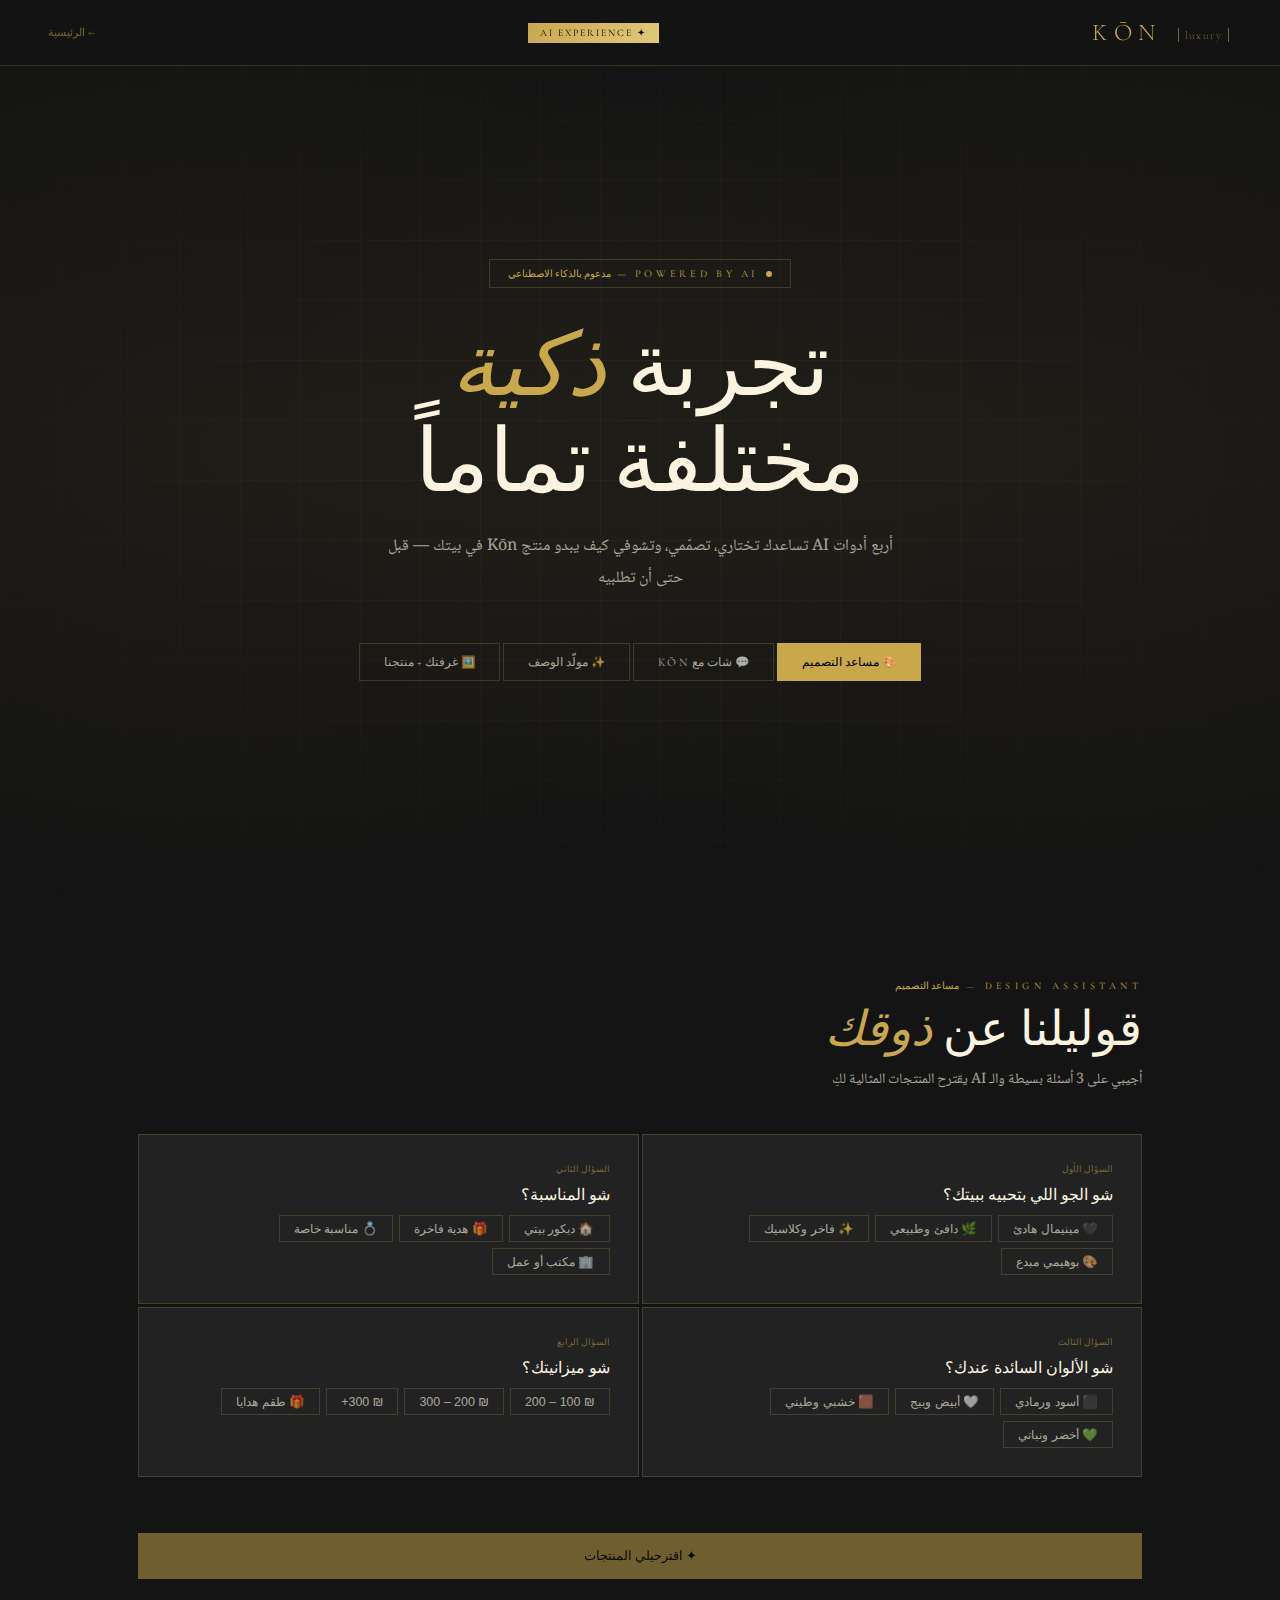
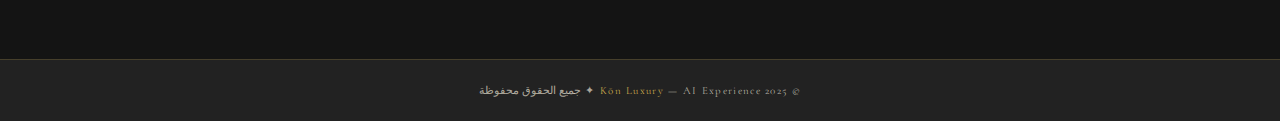
<file: ai.html>
<!DOCTYPE html>
<html lang="ar" dir="rtl">
<head>
<meta charset="UTF-8"/>
<meta name="viewport" content="width=device-width, initial-scale=1.0"/>
<base href="/kon/" />
<title>Kōn AI — تجربة ذكية</title>
<link href="https://fonts.googleapis.com/css2?family=Cormorant+Garamond:ital,wght@0,300;0,400;0,600;1,300;1,400&family=Noto+Naskh+Arabic:wght@300;400;500&display=swap" rel="stylesheet"/>
<style>
:root{
  --gold:#C9A84C;--gold-l:#E2C97E;--gold-dim:rgba(201,168,76,0.55);
  --bg:#141414;--surface:#1C1C1C;--card:#222222;--card2:#2A2A2A;
  --border:rgba(201,168,76,0.22);--text:#FAF3E0;--text-dim:rgba(250,243,224,0.65);
}
*{margin:0;padding:0;box-sizing:border-box}
html{scroll-behavior:smooth}
body{background:var(--bg);color:var(--text);font-family:'Noto Naskh Arabic',serif;overflow-x:hidden}

/* NAV */
nav{position:fixed;top:0;left:0;right:0;z-index:200;display:flex;align-items:center;justify-content:space-between;padding:18px 48px;background:rgba(20,20,20,0.96);backdrop-filter:blur(20px);border-bottom:1px solid var(--border)}
.nav-logo{font-family:'Cormorant Garamond',serif;font-size:1.5rem;font-weight:300;letter-spacing:.28em;color:var(--gold);text-decoration:none}
.nav-logo sub{font-size:.48em;letter-spacing:.12em;color:var(--gold-dim);vertical-align:middle;border-left:1px solid var(--gold-dim);border-right:1px solid var(--gold-dim);padding:0 6px;margin:0 3px}
.nav-back{font-family:'Cormorant Garamond',serif;font-size:.7rem;letter-spacing:.2em;text-transform:uppercase;color:var(--gold-dim);text-decoration:none;transition:color .3s;display:flex;align-items:center;gap:8px}
.nav-back:hover{color:var(--gold)}
.nav-ai-badge{background:linear-gradient(135deg,var(--gold),var(--gold-l));color:#000;font-family:'Cormorant Garamond',serif;font-size:.62rem;letter-spacing:.2em;text-transform:uppercase;padding:4px 12px;border-radius:0}
.mnav{display:none;position:fixed;top:0;left:0;right:0;z-index:200;background:rgba(20,20,20,.98);border-bottom:1px solid var(--border);padding:13px 18px;align-items:center;justify-content:space-between}
.mnav-logo{font-family:'Cormorant Garamond',serif;font-size:1.2rem;font-weight:300;letter-spacing:.22em;color:var(--gold)}
.mnav-logo sub{font-size:.45em;letter-spacing:.1em;color:var(--gold-dim);vertical-align:middle;border-left:1px solid var(--gold-dim);border-right:1px solid var(--gold-dim);padding:0 5px;margin:0 3px}
@media(max-width:768px){nav{display:none}.mnav{display:flex}}

/* HERO */
.ai-hero{
  min-height:100vh;display:flex;align-items:center;justify-content:center;
  padding:100px 48px 60px;position:relative;overflow:hidden;text-align:center;
}
.ai-hero::before{
  content:'';position:absolute;inset:0;
  background:
    radial-gradient(ellipse 60% 50% at 20% 50%,rgba(201,168,76,0.06),transparent),
    radial-gradient(ellipse 60% 50% at 80% 50%,rgba(201,168,76,0.06),transparent);
}
.ai-grid{position:absolute;inset:0;background-image:linear-gradient(rgba(201,168,76,0.06) 1px,transparent 1px),linear-gradient(90deg,rgba(201,168,76,0.06) 1px,transparent 1px);background-size:60px 60px;mask-image:radial-gradient(ellipse 70% 70% at 50% 50%,black,transparent)}
.hero-inner{position:relative;z-index:2;max-width:760px}
.ai-tag{display:inline-flex;align-items:center;gap:8px;padding:7px 18px;border:1px solid var(--border);font-family:'Cormorant Garamond',serif;font-size:.65rem;letter-spacing:.35em;text-transform:uppercase;color:var(--gold);margin-bottom:32px}
.ai-tag-dot{width:6px;height:6px;background:var(--gold);border-radius:50%;animation:blink 1.8s ease-in-out infinite}
@keyframes blink{0%,100%{opacity:1}50%{opacity:.2}}
.ai-title{font-family:'Cormorant Garamond',serif;font-size:clamp(2.5rem,7vw,5.5rem);font-weight:300;line-height:1.08;color:var(--text);margin-bottom:20px}
.ai-title em{font-style:italic;color:var(--gold)}
.ai-sub{font-size:1rem;line-height:2;color:var(--text-dim);max-width:520px;margin:0 auto 48px}
.ai-tabs{display:flex;gap:3px;justify-content:center;flex-wrap:wrap}
.ai-tab{padding:11px 24px;border:1px solid var(--border);font-family:'Cormorant Garamond',serif;font-size:.72rem;letter-spacing:.18em;text-transform:uppercase;color:var(--text-dim);background:none;cursor:pointer;transition:all .3s}
.ai-tab:hover{color:var(--text);border-color:rgba(201,168,76,0.4)}
.ai-tab.active{background:var(--gold);color:#000;border-color:var(--gold)}

/* SECTIONS */
.ai-section{display:none;padding:80px 48px;max-width:1100px;margin:0 auto}
.ai-section.active{display:block;animation:fadeUp .5s ease}
@keyframes fadeUp{from{opacity:0;transform:translateY(20px)}to{opacity:1;transform:translateY(0)}}
@media(max-width:768px){.ai-section{padding:48px 18px}.ai-hero{padding:80px 18px 40px}}

/* ═══ 1. DESIGN ASSISTANT ═══ */
.da-grid{display:grid;grid-template-columns:1fr 1fr;gap:3px;margin-bottom:32px}
@media(max-width:768px){.da-grid{grid-template-columns:1fr}}
.da-q{background:var(--card);border:1px solid var(--border);padding:28px;cursor:pointer;transition:all .35s;position:relative;overflow:hidden}
.da-q::before{content:'';position:absolute;top:0;left:0;right:0;height:1px;background:linear-gradient(90deg,transparent,var(--gold),transparent);opacity:0;transition:opacity .4s}
.da-q:hover::before,.da-q.sel::before{opacity:1}
.da-q:hover,.da-q.sel{border-color:rgba(201,168,76,0.5);background:var(--card2)}
.da-q.sel{border-color:var(--gold)}
.da-q-label{font-family:'Cormorant Garamond',serif;font-size:.58rem;letter-spacing:.35em;text-transform:uppercase;color:var(--gold-dim);margin-bottom:10px}
.da-q-title{font-family:'Cormorant Garamond',serif;font-size:1rem;font-weight:300;color:var(--text);margin-bottom:8px}
.da-opts{display:flex;flex-wrap:wrap;gap:6px;margin-top:10px}
.da-opt{padding:5px 14px;border:1px solid var(--border);font-size:.78rem;color:var(--text-dim);cursor:pointer;transition:all .25s;background:none}
.da-opt:hover,.da-opt.sel{border-color:var(--gold);color:var(--gold);background:rgba(201,168,76,0.06)}
.da-btn{width:100%;padding:15px;background:var(--gold);border:none;color:#000;font-family:'Cormorant Garamond',serif;font-size:.8rem;letter-spacing:.22em;text-transform:uppercase;cursor:pointer;transition:background .3s;margin-top:24px}
.da-btn:hover{background:var(--gold-l)}
.da-btn:disabled{opacity:.5;cursor:not-allowed}
.da-result{margin-top:24px;padding:28px;background:var(--surface);border:1px solid var(--border);display:none}
.da-result.show{display:block;animation:fadeUp .4s ease}
.da-result-title{font-family:'Cormorant Garamond',serif;font-size:.62rem;letter-spacing:.4em;text-transform:uppercase;color:var(--gold);margin-bottom:20px}
.prod-recs{display:grid;grid-template-columns:repeat(3,1fr);gap:3px}
@media(max-width:600px){.prod-recs{grid-template-columns:1fr 1fr}}
.prod-rec{background:var(--card);border:1px solid rgba(201,168,76,0.15);padding:20px;text-align:center;cursor:pointer;transition:all .3s;text-decoration:none;display:block}
.prod-rec:hover{border-color:var(--gold);transform:translateY(-2px)}
.rec-icon{font-size:2rem;margin-bottom:10px;opacity:.7}
.rec-name{font-family:'Cormorant Garamond',serif;font-size:.9rem;color:var(--text);margin-bottom:4px}
.rec-ar{font-size:.75rem;color:var(--gold-dim);margin-bottom:8px}
.rec-price{font-family:'Cormorant Garamond',serif;font-size:1.1rem;color:var(--gold)}
.ai-thinking{display:flex;align-items:center;gap:12px;padding:20px;color:var(--gold-dim);font-size:.88rem}
.think-dots span{display:inline-block;width:5px;height:5px;background:var(--gold);border-radius:50%;animation:bounce .9s ease-in-out infinite}
.think-dots span:nth-child(2){animation-delay:.15s}
.think-dots span:nth-child(3){animation-delay:.3s}
@keyframes bounce{0%,100%{transform:translateY(0)}50%{transform:translateY(-6px)}}

/* ═══ 2. CHAT ═══ */
.chat-wrap{background:var(--surface);border:1px solid var(--border);height:480px;display:flex;flex-direction:column}
.chat-head{padding:18px 20px;border-bottom:1px solid var(--border);display:flex;align-items:center;gap:12px}
.chat-avatar{width:36px;height:36px;background:var(--gold);display:flex;align-items:center;justify-content:center;font-family:'Cormorant Garamond',serif;font-size:1rem;color:#000;font-weight:400;flex-shrink:0}
.chat-name{font-family:'Cormorant Garamond',serif;font-size:1rem;color:var(--text)}
.chat-status{font-size:.72rem;color:var(--gold-dim);display:flex;align-items:center;gap:5px}
.chat-status-dot{width:5px;height:5px;background:#4CAF50;border-radius:50%}
.chat-msgs{flex:1;overflow-y:auto;padding:20px;display:flex;flex-direction:column;gap:14px;scrollbar-width:thin;scrollbar-color:var(--border) transparent}
.msg{max-width:80%;animation:fadeUp .3s ease}
.msg.bot{align-self:flex-start}
.msg.user{align-self:flex-end}
.msg-bubble{padding:12px 16px;font-size:.9rem;line-height:1.75}
.msg.bot .msg-bubble{background:var(--card);border:1px solid var(--border);border-radius:0 12px 12px 12px;color:var(--text)}
.msg.user .msg-bubble{background:var(--gold);color:#000;border-radius:12px 0 12px 12px}
.msg-time{font-size:.62rem;color:var(--text-dim);margin-top:4px;opacity:.6}
.msg.user .msg-time{text-align:left}
.chat-quick{padding:10px 16px;border-top:1px solid var(--border);display:flex;gap:6px;overflow-x:auto;scrollbar-width:none}
.chat-quick::-webkit-scrollbar{display:none}
.qbtn{padding:6px 14px;border:1px solid var(--border);font-size:.75rem;color:var(--gold-dim);background:none;cursor:pointer;white-space:nowrap;transition:all .25s;flex-shrink:0}
.qbtn:hover{border-color:var(--gold);color:var(--gold)}
.chat-input-row{padding:14px 16px;border-top:1px solid var(--border);display:flex;gap:8px}
.chat-inp{flex:1;padding:10px 14px;background:var(--card);border:1px solid var(--border);color:var(--text);font-family:'Noto Naskh Arabic',serif;font-size:.88rem;outline:none;direction:rtl;transition:border-color .3s}
.chat-inp:focus{border-color:var(--gold)}
.chat-inp::placeholder{color:var(--text-dim)}
.chat-send{padding:10px 18px;background:var(--gold);border:none;color:#000;font-family:'Cormorant Garamond',serif;font-size:.75rem;letter-spacing:.15em;cursor:pointer;transition:background .3s;flex-shrink:0}
.chat-send:hover{background:var(--gold-l)}

/* ═══ 3. DESC GENERATOR ═══ */
.desc-gen{display:grid;grid-template-columns:1fr 1fr;gap:3px}
@media(max-width:768px){.desc-gen{grid-template-columns:1fr}}
.desc-left,.desc-right{background:var(--card);border:1px solid var(--border);padding:28px}
.desc-label{font-family:'Cormorant Garamond',serif;font-size:.6rem;letter-spacing:.4em;text-transform:uppercase;color:var(--gold);margin-bottom:16px}
.desc-inp{width:100%;padding:11px 14px;background:var(--surface);border:1px solid var(--border);color:var(--text);font-family:'Noto Naskh Arabic',serif;font-size:.88rem;outline:none;direction:rtl;transition:border-color .3s;margin-bottom:10px}
.desc-inp:focus{border-color:var(--gold)}
.desc-inp::placeholder{color:var(--text-dim)}
textarea.desc-inp{height:90px;resize:none}
.desc-sel{width:100%;padding:10px 14px;background:var(--surface);border:1px solid var(--border);color:var(--text);font-family:'Noto Naskh Arabic',serif;font-size:.85rem;outline:none;cursor:pointer;margin-bottom:10px}
.desc-sel option{background:var(--surface)}
.gen-btn{width:100%;padding:13px;background:var(--gold);border:none;color:#000;font-family:'Cormorant Garamond',serif;font-size:.75rem;letter-spacing:.2em;text-transform:uppercase;cursor:pointer;transition:background .3s;margin-top:6px}
.gen-btn:hover{background:var(--gold-l)}
.desc-output{min-height:200px;font-size:.9rem;line-height:2;color:var(--text-dim);white-space:pre-wrap;position:relative}
.desc-output.has-content{color:var(--text)}
.desc-copy{position:absolute;top:0;left:0;padding:5px 12px;border:1px solid var(--border);font-size:.62rem;font-family:'Cormorant Garamond',serif;letter-spacing:.15em;text-transform:uppercase;color:var(--gold-dim);background:none;cursor:pointer;transition:all .25s;display:none}
.desc-copy.show{display:block}
.desc-copy:hover{color:var(--gold);border-color:var(--gold)}

/* ═══ 4. ROOM VISUALIZER ═══ */
.room-wrap{display:grid;grid-template-columns:1fr 1fr;gap:3px}
@media(max-width:768px){.room-wrap{grid-template-columns:1fr}}
.room-upload{background:var(--card);border:1px solid var(--border);padding:40px 28px;display:flex;flex-direction:column;align-items:center;justify-content:center;text-align:center;min-height:360px;position:relative;overflow:hidden}
.room-drop{border:1px dashed rgba(201,168,76,0.3);padding:48px 28px;width:100%;display:flex;flex-direction:column;align-items:center;gap:14px;cursor:pointer;transition:all .3s;position:relative}
.room-drop:hover{border-color:var(--gold);background:rgba(201,168,76,0.03)}
.room-drop input[type=file]{position:absolute;inset:0;opacity:0;cursor:pointer}
.drop-icon{font-size:2.5rem;opacity:.5}
.drop-txt{font-family:'Cormorant Garamond',serif;font-size:1rem;color:var(--text-dim)}
.drop-sub{font-size:.78rem;color:var(--gold-dim)}
.room-preview{width:100%;max-height:260px;object-fit:cover;display:none;border:1px solid var(--border)}
.room-right{background:var(--card);border:1px solid var(--border);padding:28px;display:flex;flex-direction:column}
.room-prod-sel{margin-bottom:18px}
.room-prod-opt{display:flex;align-items:center;gap:10px;padding:10px 12px;border:1px solid rgba(201,168,76,0.1);margin-bottom:6px;cursor:pointer;transition:all .25s}
.room-prod-opt:hover,.room-prod-opt.sel{border-color:var(--gold);background:rgba(201,168,76,0.05)}
.room-prod-opt input{accent-color:var(--gold);width:14px;height:14px}
.room-prod-label{font-size:.88rem;color:var(--text-dim);flex:1}
.room-prod-emoji{font-size:1.2rem}
.vis-btn{width:100%;padding:13px;background:var(--gold);border:none;color:#000;font-family:'Cormorant Garamond',serif;font-size:.75rem;letter-spacing:.2em;text-transform:uppercase;cursor:pointer;transition:background .3s;margin-top:auto}
.vis-btn:hover{background:var(--gold-l)}
.vis-btn:disabled{opacity:.4;cursor:not-allowed}
.room-result{grid-column:1/-1;background:var(--surface);border:1px solid var(--border);padding:28px;display:none}
.room-result.show{display:block;animation:fadeUp .5s ease}
.room-result-title{font-family:'Cormorant Garamond',serif;font-size:.62rem;letter-spacing:.4em;text-transform:uppercase;color:var(--gold);margin-bottom:20px}
.room-result-grid{display:grid;grid-template-columns:1fr 1fr;gap:3px}
@media(max-width:600px){.room-result-grid{grid-template-columns:1fr}}
.room-result-img{width:100%;aspect-ratio:4/3;background:var(--card);border:1px solid var(--border);display:flex;align-items:center;justify-content:center;position:relative;overflow:hidden}
.room-result-label{font-size:.75rem;color:var(--gold-dim);margin-top:8px;text-align:center}
.ai-note{margin-top:12px;padding:12px 16px;background:rgba(201,168,76,0.06);border-right:2px solid var(--gold);font-size:.8rem;color:var(--text-dim);line-height:1.8}
.ai-note strong{color:var(--gold)}

/* SECTION TITLE */
.sec-title-wrap{margin-bottom:40px}
.sec-eyebrow{font-family:'Cormorant Garamond',serif;font-size:.62rem;letter-spacing:.45em;text-transform:uppercase;color:var(--gold);margin-bottom:12px}
.sec-title{font-family:'Cormorant Garamond',serif;font-size:clamp(1.8rem,4vw,3rem);font-weight:300;color:var(--text);line-height:1.1}
.sec-title em{font-style:italic;color:var(--gold)}
.sec-sub{font-size:.9rem;color:var(--text-dim);margin-top:10px;line-height:1.9}

/* TOAST */
.toast{position:fixed;bottom:24px;left:50%;transform:translateX(-50%) translateY(16px);background:var(--surface);color:var(--text);padding:12px 22px;font-size:.84rem;z-index:9999;opacity:0;transition:all .35s;border:1px solid var(--border);border-right:3px solid var(--gold);white-space:nowrap}
.toast.show{opacity:1;transform:translateX(-50%) translateY(0)}

footer{padding:24px 48px;background:var(--card);border-top:1px solid var(--border);text-align:center;font-family:'Cormorant Garamond',serif;font-size:.68rem;letter-spacing:.12em;color:var(--text-dim)}
footer span{color:var(--gold)}
</style>
</head>
<body>

<!-- NAV -->
<nav>
  <a href="index.html" class="nav-logo">KŌN <sub>luxury</sub></a>
  <span class="nav-ai-badge">✦ AI Experience</span>
  <a href="index.html" class="nav-back">← الرئيسية</a>
</nav>
<div class="mnav">
  <a href="index.html" style="color:var(--gold-dim);font-size:.7rem;font-family:'Cormorant Garamond',serif;letter-spacing:.1em;text-decoration:none">← رجوع</a>
  <span class="mnav-logo">KŌN <sub>luxury</sub></span>
  <span style="width:44px"></span>
</div>

<!-- HERO -->
<section class="ai-hero">
  <div class="ai-grid"></div>
  <div class="hero-inner">
    <div class="ai-tag"><span class="ai-tag-dot"></span> Powered by AI — مدعوم بالذكاء الاصطناعي</div>
    <h1 class="ai-title">تجربة <em>ذكية</em><br>مختلفة تماماً</h1>
    <p class="ai-sub">أربع أدوات AI تساعدك تختاري، تصمّمي، وتشوفي كيف يبدو منتج Kōn في بيتك — قبل حتى أن تطلبيه</p>
    <div class="ai-tabs">
      <button class="ai-tab active" onclick="showSection('design')">🎨 مساعد التصميم</button>
      <button class="ai-tab" onclick="showSection('chat')">💬 شات مع Kōn</button>
      <button class="ai-tab" onclick="showSection('desc')">✨ مولّد الوصف</button>
      <button class="ai-tab" onclick="showSection('room')">🖼️ غرفتك + منتجنا</button>
    </div>
  </div>
</section>

<!-- ═══ 1. DESIGN ASSISTANT ═══ -->
<div class="ai-section active" id="sec-design">
  <div class="sec-title-wrap">
    <p class="sec-eyebrow">Design Assistant — مساعد التصميم</p>
    <h2 class="sec-title">قوليلنا عن <em>ذوقك</em></h2>
    <p class="sec-sub">أجيبي على 3 أسئلة بسيطة والـ AI يقترح المنتجات المثالية لكِ</p>
  </div>

  <div class="da-grid">
    <div class="da-q">
      <div class="da-q-label">السؤال الأول</div>
      <div class="da-q-title">شو الجو اللي بتحبيه ببيتك؟</div>
      <div class="da-opts" id="q1">
        <button class="da-opt" onclick="selOpt(this,'q1')">🖤 مينيمال هادئ</button>
        <button class="da-opt" onclick="selOpt(this,'q1')">🌿 دافئ وطبيعي</button>
        <button class="da-opt" onclick="selOpt(this,'q1')">✨ فاخر وكلاسيك</button>
        <button class="da-opt" onclick="selOpt(this,'q1')">🎨 بوهيمي مبدع</button>
      </div>
    </div>
    <div class="da-q">
      <div class="da-q-label">السؤال الثاني</div>
      <div class="da-q-title">شو المناسبة؟</div>
      <div class="da-opts" id="q2">
        <button class="da-opt" onclick="selOpt(this,'q2')">🏠 ديكور بيتي</button>
        <button class="da-opt" onclick="selOpt(this,'q2')">🎁 هدية فاخرة</button>
        <button class="da-opt" onclick="selOpt(this,'q2')">💍 مناسبة خاصة</button>
        <button class="da-opt" onclick="selOpt(this,'q2')">🏢 مكتب أو عمل</button>
      </div>
    </div>
    <div class="da-q">
      <div class="da-q-label">السؤال الثالث</div>
      <div class="da-q-title">شو الألوان السائدة عندك؟</div>
      <div class="da-opts" id="q3">
        <button class="da-opt" onclick="selOpt(this,'q3')">⬛ أسود ورمادي</button>
        <button class="da-opt" onclick="selOpt(this,'q3')">🤍 أبيض وبيج</button>
        <button class="da-opt" onclick="selOpt(this,'q3')">🟫 خشبي وطيني</button>
        <button class="da-opt" onclick="selOpt(this,'q3')">💚 أخضر ونباتي</button>
      </div>
    </div>
    <div class="da-q">
      <div class="da-q-label">السؤال الرابع</div>
      <div class="da-q-title">شو ميزانيتك؟</div>
      <div class="da-opts" id="q4">
        <button class="da-opt" onclick="selOpt(this,'q4')">₪ 100 – 200</button>
        <button class="da-opt" onclick="selOpt(this,'q4')">₪ 200 – 300</button>
        <button class="da-opt" onclick="selOpt(this,'q4')">₪ 300+</button>
        <button class="da-opt" onclick="selOpt(this,'q4')">🎁 طقم هدايا</button>
      </div>
    </div>
  </div>

  <button class="da-btn" id="daBtn" onclick="runDesignAI()" disabled>✦ اقترحيلي المنتجات</button>

  <div class="da-result" id="daResult">
    <div class="da-result-title">اقتراحات AI بناءً على ذوقك</div>
    <div class="prod-recs" id="prodsRec"></div>
  </div>
</div>

<!-- ═══ 2. CHAT ═══ -->
<div class="ai-section" id="sec-chat">
  <div class="sec-title-wrap">
    <p class="sec-eyebrow">Chat with Kōn — شات مع Kōn</p>
    <h2 class="sec-title">اسأليني <em>أي شيء</em></h2>
    <p class="sec-sub">بوت Kōn الذكي يجاوبك عن المنتجات، التوصيل، التخصيص، والهدايا</p>
  </div>
  <div class="chat-wrap">
    <div class="chat-head">
      <div class="chat-avatar">K</div>
      <div>
        <div class="chat-name">Kōn Assistant</div>
        <div class="chat-status"><span class="chat-status-dot"></span> متصل الآن</div>
      </div>
    </div>
    <div class="chat-msgs" id="chatMsgs">
      <div class="msg bot">
        <div class="msg-bubble">أهلاً! أنا مساعد Kōn Luxury 🖤<br>كيف أقدر أساعدك اليوم؟ سواء عن المنتجات، الأسعار، التوصيل، أو هدية مميزة — أنا هنا!</div>
        <div class="msg-time">الآن</div>
      </div>
    </div>
    <div class="chat-quick">
      <button class="qbtn" onclick="quickMsg('شو أرخص منتج عندكم؟')">🏷️ أرخص منتج</button>
      <button class="qbtn" onclick="quickMsg('كيف يتم التوصيل؟')">🚚 التوصيل</button>
      <button class="qbtn" onclick="quickMsg('بدي هدية لصاحبتي بـ 200 شيكل')">🎁 هدية</button>
      <button class="qbtn" onclick="quickMsg('شو الفرق بين الشموع عندكم؟')">🕯️ الشموع</button>
      <button class="qbtn" onclick="quickMsg('ممكن أطلب تخصيص؟')">✨ تخصيص</button>
    </div>
    <div class="chat-input-row">
      <input class="chat-inp" id="chatInp" placeholder="اكتبي سؤالك هنا..." onkeydown="if(event.key==='Enter')sendChat()"/>
      <button class="chat-send" onclick="sendChat()">إرسال →</button>
    </div>
  </div>
</div>

<!-- ═══ 3. DESC GENERATOR ═══ -->
<div class="ai-section" id="sec-desc">
  <div class="sec-title-wrap">
    <p class="sec-eyebrow">Description Generator — للأدمن</p>
    <h2 class="sec-title">وصف منتج <em>احترافي</em> بثانية</h2>
    <p class="sec-sub">اكتبي معلومات المنتج البسيطة والـ AI يكتب الوصف الاحترافي بالعربي والإنجليزي</p>
  </div>
  <div class="desc-gen">
    <div class="desc-left">
      <div class="desc-label">معلومات المنتج</div>
      <input class="desc-inp" id="dName" placeholder="اسم المنتج (مثال: شمعة Obsidian)"/>
      <select class="desc-sel" id="dCat">
        <option value="">الفئة...</option>
        <option>شموع فاخرة</option>
        <option>تيراتزو</option>
        <option>فخار للديكور</option>
        <option>كونكريت وجيسمونيت</option>
        <option>راتنج وإيبوكسي</option>
      </select>
      <input class="desc-inp" id="dMat" placeholder="المواد المستخدمة (مثال: شمع الصويا، عود)"/>
      <input class="desc-inp" id="dPrice" placeholder="السعر (مثال: ₪185)"/>
      <textarea class="desc-inp" id="dNotes" placeholder="ملاحظات إضافية (اختياري)..."></textarea>
      <select class="desc-sel" id="dTone">
        <option value="luxury">فاخر ورسمي</option>
        <option value="warm">دافئ وقصصي</option>
        <option value="short">مختصر وقوي</option>
      </select>
      <button class="gen-btn" onclick="runDescAI()">✦ اكتب الوصف بالـ AI</button>
    </div>
    <div class="desc-right">
      <div class="desc-label">الوصف المُولَّد</div>
      <div class="desc-output" id="descOut">سيظهر الوصف هنا بعد الضغط على الزر...</div>
      <button class="desc-copy" id="descCopyBtn" onclick="copyDesc()">📋 نسخ الوصف</button>
    </div>
  </div>
</div>

<!-- ═══ 4. ROOM VISUALIZER ═══ -->
<div class="ai-section" id="sec-room">
  <div class="sec-title-wrap">
    <p class="sec-eyebrow">Room Visualizer — شوفي قبل تطلبي</p>
    <h2 class="sec-title">غرفتك + <em>منتجنا</em></h2>
    <p class="sec-sub">ارفعي صورة غرفتك واختاري منتج — الـ AI يحط المنتج فيها ويريكِ كيف سيبدو</p>
  </div>
  <div class="room-wrap">
    <div class="room-upload">
      <div class="room-drop" id="dropZone">
        <input type="file" accept="image/*" onchange="handleImg(this)"/>
        <div class="drop-icon">📷</div>
        <div class="drop-txt">ارفعي صورة غرفتك</div>
        <div class="drop-sub">PNG, JPG — حتى 10MB</div>
      </div>
      <img id="roomPreview" class="room-preview" alt="preview"/>
    </div>
    <div class="room-right">
      <div class="desc-label" style="margin-bottom:16px">اختاري المنتج</div>
      <div class="room-prod-sel" id="roomProds">
        <label class="room-prod-opt"><input type="radio" name="rp" value="candle"/><span class="room-prod-emoji">🕯️</span><span class="room-prod-label">شمعة Obsidian الفاخرة</span></label>
        <label class="room-prod-opt"><input type="radio" name="rp" value="terrazzo"/><span class="room-prod-emoji">🪨</span><span class="room-prod-label">صحن تيراتزو كبير</span></label>
        <label class="room-prod-opt"><input type="radio" name="rp" value="vase"/><span class="room-prod-emoji">🏺</span><span class="room-prod-label">مزهرية فخار طويلة</span></label>
        <label class="room-prod-opt"><input type="radio" name="rp" value="resin"/><span class="room-prod-emoji">💎</span><span class="room-prod-label">صينية إيبوكسي موجة</span></label>
        <label class="room-prod-opt"><input type="radio" name="rp" value="concrete"/><span class="room-prod-emoji">🔩</span><span class="room-prod-label">شمعدان كونكريت</span></label>
      </div>
      <div class="ai-note">
        <strong>كيف يشتغل؟</strong><br>
        الـ AI يحلل ألوان وأسلوب غرفتك، ثم يُدمج المنتج المختار فيها بطريقة طبيعية. النتيجة ليست مثالية 100% — لكنها تعطيكِ فكرة واضحة كيف سيبدو المنتج عندك.
      </div>
      <button class="vis-btn" id="visBtn" onclick="runRoomAI()" disabled>✦ شوفي المنتج في غرفتك</button>
    </div>
    <div class="room-result" id="roomResult">
      <div class="room-result-title">النتيجة — قبل وبعد</div>
      <div class="room-result-grid">
        <div>
          <div class="room-result-img" id="beforeImg"><span style="color:var(--text-dim);font-size:.85rem">صورتك الأصلية</span></div>
          <div class="room-result-label">قبل — غرفتك</div>
        </div>
        <div>
          <div class="room-result-img" id="afterImg">
            <div style="text-align:center;padding:20px">
              <div style="font-size:3rem;margin-bottom:12px" id="afterEmoji">🕯️</div>
              <div style="font-family:'Cormorant Garamond',serif;font-size:.9rem;color:var(--gold);margin-bottom:6px">تم إضافة المنتج</div>
              <div style="font-size:.78rem;color:var(--text-dim)" id="afterName">شمعة Obsidian الفاخرة</div>
            </div>
          </div>
          <div class="room-result-label">بعد — مع منتج Kōn</div>
        </div>
      </div>
      <div class="ai-note" style="margin-top:16px">
        <strong>✦ توصية AI:</strong> <span id="aiRoomRec">بناءً على ألوان غرفتك، المنتج المختار يناسبها تماماً!</span>
      </div>
      <div style="margin-top:16px;display:flex;gap:10px;flex-wrap:wrap">
        <a href="products.html" style="display:inline-block;padding:12px 28px;background:var(--gold);color:#000;font-family:'Cormorant Garamond',serif;font-size:.75rem;letter-spacing:.2em;text-transform:uppercase;text-decoration:none">اطلبيه الآن</a>
        <button onclick="document.getElementById('roomResult').classList.remove('show')" style="padding:12px 28px;border:1px solid var(--border);background:none;color:var(--gold-dim);font-family:'Cormorant Garamond',serif;font-size:.75rem;letter-spacing:.2em;text-transform:uppercase;cursor:pointer">جربي منتج ثاني</button>
      </div>
    </div>
  </div>
</div>

<div class="toast" id="toastEl"></div>
<footer>© 2025 <span>Kōn Luxury</span> — AI Experience ✦ جميع الحقوق محفوظة</footer>

<script>
// ── TABS ──
function showSection(id) {
  document.querySelectorAll('.ai-section').forEach(s => s.classList.remove('active'));
  document.querySelectorAll('.ai-tab').forEach(t => t.classList.remove('active'));
  document.getElementById('sec-' + id).classList.add('active');
  event.target.classList.add('active');
  window.scrollTo({top: document.querySelector('.ai-hero').offsetHeight - 80, behavior:'smooth'});
}

// ── DESIGN ASSISTANT ──
const answers = {};
function selOpt(btn, q) {
  document.querySelectorAll(`#${q} .da-opt`).forEach(b => b.classList.remove('sel'));
  btn.classList.add('sel');
  answers[q] = btn.textContent.trim();
  document.getElementById('daBtn').disabled = Object.keys(answers).length < 2;
}

const allProds = [
  {id:1,en:'Obsidian Pillar Candle',ar:'شمعة Obsidian',cat:'candle',price:185,icon:'🕯️',tags:['مينيمال','فاخر','أسود','هدية','ديكور']},
  {id:2,en:'Marble White Candle',ar:'شمعة Marble البيضاء',cat:'candle',price:165,icon:'🕯️',tags:['أبيض','هادئ','طبيعي','ديكور']},
  {id:3,en:'Amber Glow Set',ar:'طقم Amber الذهبي',cat:'candle',price:240,icon:'🕯️',tags:['هدية','مناسبة','فاخر','طقم']},
  {id:4,en:'Terrazzo Large Dish',ar:'صحن تيراتزو كبير',cat:'terrazzo',price:220,icon:'🪨',tags:['مينيمال','رمادي','ديكور','خشبي']},
  {id:6,en:'Terrazzo Coasters Set',ar:'كوسترات تيراتزو',cat:'terrazzo',price:160,icon:'🪨',tags:['هدية','ديكور','بسيط']},
  {id:7,en:'Tall Pottery Vase',ar:'مزهرية فخار طويلة',cat:'pottery',price:280,icon:'🏺',tags:['بوهيمي','طبيعي','خشبي','ديكور']},
  {id:9,en:'Concrete Candle Holder',ar:'شمعدان كونكريت',cat:'concrete',price:150,icon:'🔩',tags:['مينيمال','رمادي','مكتب','بسيط']},
  {id:11,en:'Resin Coaster Set',ar:'كوسترات راتنج',cat:'resin',price:200,icon:'💎',tags:['هدية','مناسبة','فاخر','بوهيمي']},
  {id:12,en:'Epoxy Wave Tray',ar:'صينية إيبوكسي موجة',cat:'resin',price:260,icon:'💎',tags:['فاخر','مناسبة','هدية','مبدع']},
];

function runDesignAI() {
  const btn = document.getElementById('daBtn');
  btn.disabled = true;
  btn.textContent = '⟳ الـ AI يفكر...';
  const res = document.getElementById('daResult');
  res.classList.remove('show');
  res.style.display = 'block';
  res.innerHTML = '<div class="ai-thinking"><div class="think-dots"><span></span><span></span><span></span></div> جاري تحليل ذوقك واختيار المنتجات المثالية...</div>';

  setTimeout(() => {
    const allAnswers = Object.values(answers).join(' ');
    let scored = allProds.map(p => {
      let score = 0;
      p.tags.forEach(t => { if(allAnswers.includes(t)) score += 2; });
      // price filter
      if(allAnswers.includes('100 – 200') && p.price <= 200) score += 3;
      if(allAnswers.includes('200 – 300') && p.price > 200 && p.price <= 300) score += 3;
      if(allAnswers.includes('300+') && p.price > 300) score += 3;
      if(allAnswers.includes('طقم') && p.ar.includes('طقم')) score += 3;
      return {...p, score};
    }).sort((a,b) => b.score - a.score).slice(0,3);

    if(scored.every(p => p.score === 0)) scored = allProds.slice(0,3);

    document.getElementById('prodsRec').innerHTML = scored.map(p => `
      <a href="products.html" class="prod-rec">
        <div class="rec-icon">${p.icon}</div>
        <div class="rec-name">${p.en}</div>
        <div class="rec-ar">${p.ar}</div>
        <div class="rec-price">₪ ${p.price}</div>
      </a>
    `).join('');

    res.innerHTML = `<div class="da-result-title">✦ اقتراحات AI بناءً على ذوقك</div><div class="prod-recs" id="prodsRec">${scored.map(p=>`<a href="products.html" class="prod-rec"><div class="rec-icon">${p.icon}</div><div class="rec-name">${p.en}</div><div class="rec-ar">${p.ar}</div><div class="rec-price">₪ ${p.price}</div></a>`).join('')}</div>`;
    res.classList.add('show');
    btn.disabled = false;
    btn.textContent = '✦ جربي مرة ثانية';
  }, 2200);
}

// ── CHAT ──
const botReplies = {
  'توصيل': 'التوصيل متاح لكل مناطق الداخل الفلسطيني 🚚 السعر ₪25 على كل طلب. عادةً يوصل خلال 2-3 أيام.',
  'سعر': 'أسعارنا تبدأ من ₪150 للشمعدان الكونكريت وتصل لـ₪280 للمزهرية الفخارية. كل قطعة مصنوعة باليد!',
  'أرخص': 'أرخص منتج عندنا هو شمعدان الكونكريت بـ₪150 🔩 وكوسترات التيراتزو بـ₪160 🪨',
  'هدية': 'للهدايا، أنصحك بطقم Amber Glow (₪240) 🕯️ أو كوسترات الراتنج (₪200) 💎 — التغليف الفاخر مجاني مع رسالة شخصية!',
  'شموع': 'عندنا 3 شموع فاخرة: Obsidian الأسود (₪185)، Marble البيضاء (₪165)، وطقم Amber (₪240). كلها من شمع صويا طبيعي وتدوم +40 ساعة.',
  'تخصيص': 'أيوه! نقبل طلبات تخصيص كاملة 🎨 لون، حجم، رائحة، نص على المنتج — تواصلي معنا على واتساب وبنحكي.',
  'مواد': 'مواد طبيعية 100%: شمع صويا، رخام أصلي، طين فخار خالص، كونكريت، وراتنج إيبوكسي. بلا مواد رخيصة أبداً.',
  'فخار': 'مزهرية الفخار الطويلة (₪280) 🏺 وطقم الفخار الميني (₪220) — مصنوعة يدوياً من طين طبيعي بلون الأرض.',
  'default': 'شكراً على سؤالك! للمزيد من المعلومات أو طلب مخصص، تواصلي معنا مباشرة على واتساب 💬 أو تصفحي مجموعاتنا <a href="products.html" style="color:var(--gold)">من هنا</a>.'
};

function addMsg(text, role) {
  const el = document.createElement('div');
  el.className = `msg ${role}`;
  const now = new Date().toLocaleTimeString('ar', {hour:'2-digit',minute:'2-digit'});
  el.innerHTML = `<div class="msg-bubble">${text}</div><div class="msg-time">${now}</div>`;
  document.getElementById('chatMsgs').appendChild(el);
  document.getElementById('chatMsgs').scrollTop = 9999;
}

function getBotReply(msg) {
  for(const [key, val] of Object.entries(botReplies)) {
    if(key !== 'default' && msg.includes(key)) return val;
  }
  return botReplies.default;
}

function sendChat() {
  const inp = document.getElementById('chatInp');
  const msg = inp.value.trim();
  if(!msg) return;
  addMsg(msg, 'user');
  inp.value = '';
  setTimeout(() => {
    const typing = document.createElement('div');
    typing.className = 'msg bot';
    typing.id = 'typing';
    typing.innerHTML = '<div class="msg-bubble"><div class="think-dots"><span></span><span></span><span></span></div></div>';
    document.getElementById('chatMsgs').appendChild(typing);
    document.getElementById('chatMsgs').scrollTop = 9999;
    setTimeout(() => {
      document.getElementById('typing')?.remove();
      addMsg(getBotReply(msg), 'bot');
    }, 1200);
  }, 400);
}

function quickMsg(txt) {
  document.getElementById('chatInp').value = txt;
  sendChat();
}

// ── DESC GENERATOR ──
const descTemplates = {
  luxury: (n,c,m,p,notes) => `✦ ${n}\n\n${n} — قطعة من مجموعة ${c} الفاخرة في Kōn Luxury. مصنوعة يدوياً من ${m}، بتصميم حصري لا يتكرر.\n\nكل تفصيلة فيها تحكي قصة من الإتقان والجمال. ${notes ? notes + '\n\n' : ''}السعر: ${p} — يشمل تغليف فاخر وتوصيل لكل مناطق الداخل الفلسطيني.\n\n—\n\n${n} — A piece from Kōn Luxury's ${c} collection. Handcrafted from ${m}, each piece is a unique work of art.`,
  warm: (n,c,m,p,notes) => `"${n}" 🖤\n\nفي Kōn، لا نصنع منتجات — نصنع لحظات.\n\n${n} وُلدت من ${m} وصبر وحب حقيقي. من أول لمسة ستحسين بالفرق — هذه قطعة تُعاش، لا تُحفظ في رف. ${notes ? '\n\n' + notes : ''}\n\nالسعر: ${p} ✦ صُنع باليد في فلسطين`,
  short: (n,c,m,p,notes) => `${n} — ${c}\n\n${m} · صنع يدوي 100% · فريد لا يتكرر\n\n${p} ${notes ? '· ' + notes : ''}\n\nتوصيل لكل الداخل الفلسطيني 🚚`
};

function runDescAI() {
  const n = document.getElementById('dName').value || 'المنتج';
  const c = document.getElementById('dCat').value || 'مجموعتنا';
  const m = document.getElementById('dMat').value || 'مواد طبيعية';
  const p = document.getElementById('dPrice').value || 'على الطلب';
  const notes = document.getElementById('dNotes').value;
  const tone = document.getElementById('dTone').value;

  const out = document.getElementById('descOut');
  out.textContent = '⟳ جاري توليد الوصف...';
  out.classList.remove('has-content');

  setTimeout(() => {
    const text = descTemplates[tone](n, c, m, p, notes);
    out.textContent = '';
    let i = 0;
    const interval = setInterval(() => {
      out.textContent += text[i] || '';
      i++;
      if(i >= text.length) {
        clearInterval(interval);
        out.classList.add('has-content');
        const copyBtn = document.getElementById('descCopyBtn');
        copyBtn.classList.add('show');
      }
    }, 18);
  }, 800);
}

function copyDesc() {
  const text = document.getElementById('descOut').textContent;
  navigator.clipboard.writeText(text).then(() => toast('✓ تم نسخ الوصف!'));
}

// ── ROOM VISUALIZER ──
let hasImg = false;
const prodNames = {candle:'شمعة Obsidian الفاخرة',terrazzo:'صحن تيراتزو كبير',vase:'مزهرية فخار طويلة',resin:'صينية إيبوكسي موجة',concrete:'شمعدان كونكريت'};
const prodEmojis = {candle:'🕯️',terrazzo:'🪨',vase:'🏺',resin:'💎',concrete:'🔩'};
const roomRecs = {
  candle:'غرفتك تحتاج لحظة دفء — شمعة Obsidian ستضيف جواً لا يوصف كل مساء.',
  terrazzo:'ألوان غرفتك تتناسب مع التيراتزو تماماً — سيبدو وكأنه صُمم لهذا المكان.',
  vase:'الخطوط الرأسية في غرفتك ستبرز مزهرية الفخار الطويلة بشكل رائع.',
  resin:'الصينية الإيبوكسي ستكون نقطة جذب مثالية على طاولة القهوة عندك.',
  concrete:'الشمعدان الكونكريت يناسب الديكور المينيمال بغرفتك — بسيط وقوي.',
};

function handleImg(inp) {
  if(!inp.files[0]) return;
  const reader = new FileReader();
  reader.onload = e => {
    const prev = document.getElementById('roomPreview');
    prev.src = e.target.result;
    prev.style.display = 'block';
    document.getElementById('dropZone').style.display = 'none';
    hasImg = true;
    checkVisBtn();
  };
  reader.readAsDataURL(inp.files[0]);
}

document.querySelectorAll('input[name="rp"]').forEach(r => r.addEventListener('change', () => {
  document.querySelectorAll('.room-prod-opt').forEach(o => o.classList.remove('sel'));
  r.closest('.room-prod-opt').classList.add('sel');
  checkVisBtn();
}));

function checkVisBtn() {
  const selProd = document.querySelector('input[name="rp"]:checked');
  document.getElementById('visBtn').disabled = !(hasImg && selProd);
}

function runRoomAI() {
  const selProd = document.querySelector('input[name="rp"]:checked');
  if(!selProd || !hasImg) return;
  const btn = document.getElementById('visBtn');
  btn.disabled = true;
  btn.textContent = '⟳ الـ AI يحلل غرفتك...';

  const result = document.getElementById('roomResult');
  result.classList.remove('show');

  setTimeout(() => {
    const pKey = selProd.value;
    // show original image in before
    const beforeDiv = document.getElementById('beforeImg');
    const imgSrc = document.getElementById('roomPreview').src;
    beforeDiv.innerHTML = `<img src="${imgSrc}" style="width:100%;height:100%;object-fit:cover"/>`;

    // after with product
    document.getElementById('afterEmoji').textContent = prodEmojis[pKey];
    document.getElementById('afterName').textContent = prodNames[pKey];
    document.getElementById('aiRoomRec').textContent = roomRecs[pKey];

    result.classList.add('show');
    result.scrollIntoView({behavior:'smooth', block:'start'});
    btn.disabled = false;
    btn.textContent = '✦ جربي منتج ثاني';
    toast('✓ تم تحليل الغرفة بنجاح!');
  }, 2800);
}

// ── TOAST ──
function toast(msg) {
  const t = document.getElementById('toastEl');
  t.textContent = msg; t.classList.add('show');
  setTimeout(() => t.classList.remove('show'), 2800);
}
</script>
</body>
</html>
</file>
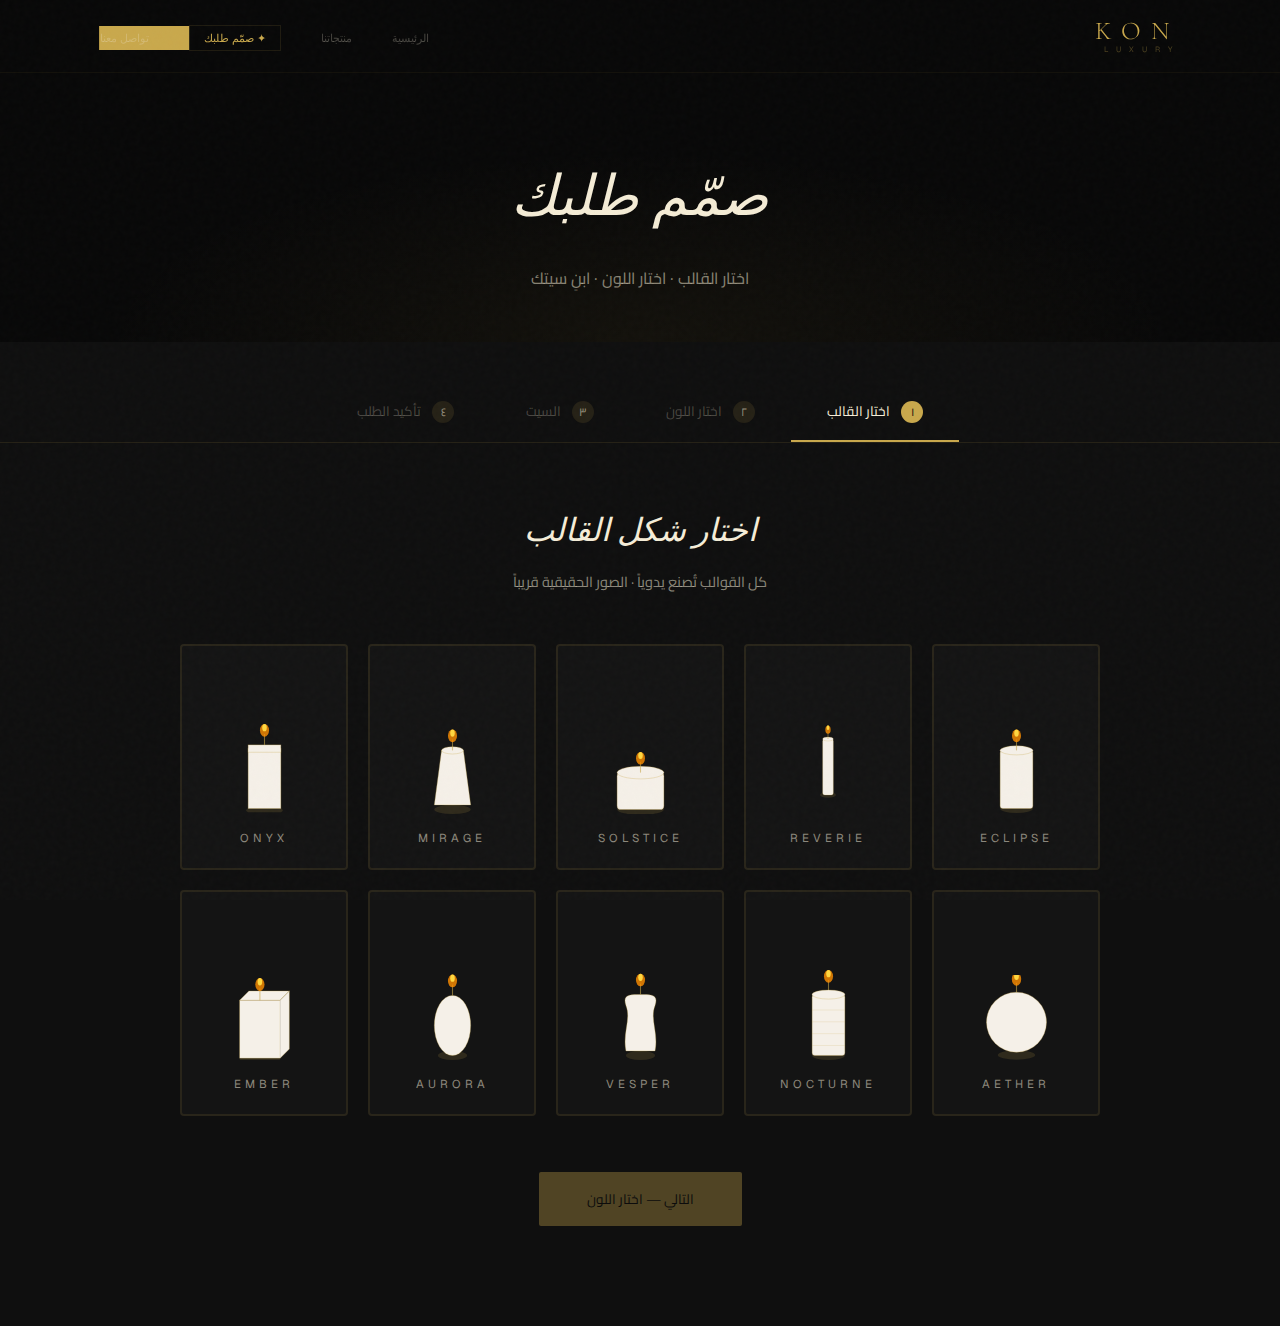
<file: customize.html>
<!DOCTYPE html>
<html lang="ar" dir="rtl">
<head>
  <meta charset="UTF-8" />
  <meta name="viewport" content="width=device-width, initial-scale=1.0" />
  <title>KON Luxury | صمّم طلبك</title>
  <link rel="preconnect" href="https://fonts.googleapis.com" />
  <link href="https://fonts.googleapis.com/css2?family=Geist:wght@300;400;500&family=Cairo:wght@300;400;600;700&display=swap" rel="stylesheet" />
  <link rel="stylesheet" href="style.css" />
  <style>
    /* ===== CUSTOMIZE PAGE ===== */
    .customize-hero {
      min-height: 38vh;
      display: flex;
      align-items: center;
      justify-content: center;
      text-align: center;
      padding-top: 100px;
      background: var(--black);
      position: relative;
      overflow: hidden;
    }
    .customize-hero::before {
      content: '';
      position: absolute;
      inset: 0;
      background: radial-gradient(ellipse 60% 80% at 50% 100%, rgba(201,168,76,0.06) 0%, transparent 70%);
      pointer-events: none;
    }
    .customize-hero h1 {
      font-family: var(--font-display);
      font-size: clamp(2rem, 5vw, 3.5rem);
      font-weight: 300;
      font-style: italic;
      color: var(--ivory);
      letter-spacing: 4px;
      margin-bottom: 16px;
    }
    .customize-hero p {
      color: var(--ivory-dim);
      font-size: 1rem;
      line-height: 2;
    }

    /* ===== STEPS ===== */
    .steps-bar {
      display: flex;
      justify-content: center;
      gap: 0;
      padding: 40px 0 0;
      background: var(--dark);
      border-bottom: 1px solid var(--border);
    }
    .step-tab {
      padding: 16px 36px;
      font-family: var(--font-ar);
      font-size: 0.85rem;
      color: var(--ivory-faint);
      border-bottom: 2px solid transparent;
      cursor: pointer;
      transition: all 0.3s ease;
      position: relative;
      background: none;
      border-top: none;
      border-left: none;
      border-right: none;
      white-space: nowrap;
    }
    .step-tab .step-num {
      display: inline-block;
      width: 22px; height: 22px;
      border-radius: 50%;
      background: var(--border);
      color: var(--ivory-dim);
      font-size: 0.7rem;
      line-height: 22px;
      text-align: center;
      margin-left: 8px;
      transition: all 0.3s ease;
    }
    .step-tab.active {
      color: var(--ivory);
      border-bottom-color: var(--gold);
    }
    .step-tab.active .step-num {
      background: var(--gold);
      color: var(--black);
    }
    .step-tab.done { color: var(--ivory-dim); }
    .step-tab.done .step-num { background: rgba(201,168,76,0.3); color: var(--gold); }

    /* ===== STEP PANELS ===== */
    .customize-body {
      background: var(--dark);
      min-height: 70vh;
      padding: 60px 0 100px;
    }
    .step-panel { display: none; }
    .step-panel.active { display: block; }

    .step-title {
      text-align: center;
      margin-bottom: 50px;
    }
    .step-title h2 {
      font-family: var(--font-display);
      font-size: clamp(1.4rem, 2.5vw, 2rem);
      font-weight: 300;
      font-style: italic;
      color: var(--ivory);
      margin-bottom: 10px;
    }
    .step-title p { color: var(--ivory-dim); font-size: 0.9rem; }

    /* ===== STEP 1 — MOLDS ===== */
    .molds-grid {
      display: grid;
      grid-template-columns: repeat(auto-fill, minmax(160px, 1fr));
      gap: 20px;
      max-width: 1000px;
      margin: 0 auto;
      padding: 0 var(--container-pad);
    }
    .mold-card {
      background: var(--dark2);
      border: 2px solid var(--border);
      border-radius: 4px;
      padding: 28px 16px 20px;
      text-align: center;
      cursor: pointer;
      transition: all 0.35s ease;
      position: relative;
    }
    .mold-card:hover {
      border-color: var(--gold-dim);
      background: var(--dark3);
      transform: translateY(-4px);
    }
    .mold-card.selected {
      border-color: var(--gold);
      background: rgba(201,168,76,0.06);
    }
    .mold-card.selected::after {
      content: '✓';
      position: absolute;
      top: 10px;
      left: 10px;
      width: 22px; height: 22px;
      background: var(--gold);
      color: var(--black);
      border-radius: 50%;
      font-size: 0.7rem;
      display: flex;
      align-items: center;
      justify-content: center;
      line-height: 22px;
    }
    .mold-svg-wrap {
      height: 140px;
      display: flex;
      align-items: flex-end;
      justify-content: center;
      margin-bottom: 14px;
    }
    .mold-svg-wrap svg { transition: filter 0.3s ease; }
    .mold-card:hover .mold-svg-wrap svg {
      filter: drop-shadow(0 0 16px rgba(201,168,76,0.3));
    }
    .mold-name {
      font-size: 0.72rem;
      color: var(--ivory-dim);
      letter-spacing: 4px;
      font-family: var(--font-en);
      text-transform: uppercase;
    }
    .mold-card.selected .mold-name { color: var(--gold); }

    /* ===== STEP 2 — COLORS ===== */
    .color-step-wrap {
      display: flex;
      gap: 60px;
      align-items: flex-start;
      justify-content: center;
      flex-wrap: wrap;
      max-width: 900px;
      margin: 0 auto;
      padding: 0 var(--container-pad);
    }
    .color-preview {
      flex: 0 0 240px;
      text-align: center;
    }
    .color-preview-candle {
      width: 200px;
      height: 280px;
      margin: 0 auto 20px;
      display: flex;
      align-items: center;
      justify-content: center;
      background: radial-gradient(ellipse at 50% 80%, rgba(201,168,76,0.08) 0%, transparent 70%);
      border-radius: 4px;
    }
    .color-preview-candle svg {
      filter: drop-shadow(0 8px 24px rgba(0,0,0,0.5));
      transition: filter 0.4s ease;
    }
    .preview-color-name {
      font-family: var(--font-ar);
      color: var(--ivory-dim);
      font-size: 0.85rem;
      margin-bottom: 6px;
    }
    .preview-hex {
      font-family: var(--font-en);
      color: var(--gold);
      font-size: 0.7rem;
      letter-spacing: 2px;
    }

    .color-palette-wrap { flex: 1; min-width: 280px; }
    .palette-section { margin-bottom: 28px; }
    .palette-label {
      font-size: 0.65rem;
      letter-spacing: 3px;
      color: var(--ivory-faint);
      text-transform: uppercase;
      font-family: var(--font-en);
      margin-bottom: 14px;
      display: block;
    }
    .color-swatches {
      display: flex;
      flex-wrap: wrap;
      gap: 10px;
    }
    .swatch {
      width: 42px; height: 42px;
      border-radius: 50%;
      cursor: pointer;
      border: 2px solid transparent;
      transition: all 0.25s ease;
      position: relative;
    }
    .swatch:hover { transform: scale(1.15); }
    .swatch.selected {
      border-color: var(--gold);
      transform: scale(1.15);
      box-shadow: 0 0 0 3px rgba(201,168,76,0.25);
    }
    .swatch[data-color="#FFFFFF"], .swatch[data-color="#F8F5F0"] {
      box-shadow: inset 0 0 0 1px rgba(255,255,255,0.3);
    }
    .swatch.selected[data-color="#FFFFFF"],
    .swatch.selected[data-color="#F8F5F0"] {
      box-shadow: 0 0 0 3px rgba(201,168,76,0.25), inset 0 0 0 1px rgba(255,255,255,0.3);
    }

    /* ===== STEP 3 — SET ===== */
    .set-wrap {
      max-width: 860px;
      margin: 0 auto;
      padding: 0 var(--container-pad);
      display: grid;
      grid-template-columns: 1fr 1fr;
      gap: 40px;
    }
    .set-section-title {
      font-family: var(--font-display);
      font-size: 1.1rem;
      font-style: italic;
      color: var(--ivory);
      margin-bottom: 20px;
      font-weight: 300;
    }
    .set-items { display: flex; flex-direction: column; gap: 14px; }
    .set-item {
      display: flex;
      align-items: center;
      justify-content: space-between;
      background: var(--dark2);
      border: 1px solid var(--border);
      border-radius: 4px;
      padding: 14px 18px;
    }
    .set-item-info { display: flex; align-items: center; gap: 14px; }
    .set-item-thumb {
      width: 44px; height: 60px;
      display: flex; align-items: flex-end; justify-content: center;
    }
    .set-item-name { font-size: 0.82rem; color: var(--ivory); font-family: var(--font-ar); }
    .set-item-sub  { font-size: 0.72rem; color: var(--ivory-dim); margin-top: 3px; }
    .qty-control { display: flex; align-items: center; gap: 10px; }
    .qty-btn {
      width: 28px; height: 28px;
      border-radius: 50%;
      background: var(--border);
      border: none;
      color: var(--ivory);
      font-size: 1rem;
      cursor: pointer;
      transition: background 0.2s;
      line-height: 28px;
      text-align: center;
    }
    .qty-btn:hover { background: var(--gold); color: var(--black); }
    .qty-num { font-size: 0.9rem; color: var(--ivory); min-width: 20px; text-align: center; }
    .remove-btn {
      background: none;
      border: none;
      color: rgba(255,255,255,0.25);
      cursor: pointer;
      font-size: 0.8rem;
      padding: 4px 8px;
      transition: color 0.2s;
    }
    .remove-btn:hover { color: #cc4444; }

    /* Terrazzo add-on */
    .terrazzo-card {
      background: var(--dark2);
      border: 2px dashed var(--border);
      border-radius: 4px;
      padding: 28px 24px;
      text-align: center;
      cursor: pointer;
      transition: all 0.3s ease;
    }
    .terrazzo-card:hover { border-color: var(--gold-dim); }
    .terrazzo-card.added { border-style: solid; border-color: var(--gold); background: rgba(201,168,76,0.05); }
    .terrazzo-svg { margin: 0 auto 16px; display: block; }
    .terrazzo-title { font-family: var(--font-ar); color: var(--ivory); font-size: 0.9rem; margin-bottom: 6px; }
    .terrazzo-desc  { font-size: 0.78rem; color: var(--ivory-dim); margin-bottom: 16px; line-height: 1.8; }
    .discount-badge {
      display: inline-block;
      background: rgba(201,168,76,0.15);
      border: 1px solid var(--gold-dim);
      color: var(--gold);
      font-size: 0.7rem;
      letter-spacing: 2px;
      padding: 4px 14px;
      border-radius: 2px;
      font-family: var(--font-en);
      margin-bottom: 16px;
    }
    .terrazzo-toggle {
      display: inline-flex;
      align-items: center;
      gap: 8px;
      background: var(--dark3);
      border: 1px solid var(--border);
      border-radius: 2px;
      padding: 10px 20px;
      color: var(--ivory-dim);
      font-size: 0.8rem;
      cursor: pointer;
      transition: all 0.25s;
      font-family: var(--font-ar);
    }
    .terrazzo-toggle:hover { border-color: var(--gold); color: var(--gold); }
    .terrazzo-card.added .terrazzo-toggle { background: var(--gold); color: var(--black); border-color: var(--gold); }

    /* Order summary panel */
    .order-summary {
      background: var(--dark3);
      border: 1px solid var(--border);
      border-radius: 4px;
      padding: 28px 24px;
      position: sticky;
      top: 90px;
    }
    .order-summary-title {
      font-family: var(--font-display);
      font-size: 1.1rem;
      font-style: italic;
      color: var(--ivory);
      margin-bottom: 20px;
      padding-bottom: 16px;
      border-bottom: 1px solid var(--border);
    }
    .summary-line {
      display: flex;
      justify-content: space-between;
      font-size: 0.82rem;
      color: var(--ivory-dim);
      margin-bottom: 10px;
      padding-bottom: 10px;
      border-bottom: 1px solid var(--border-faint);
    }
    .summary-line:last-of-type { border-bottom: none; }
    .summary-line span:last-child { color: var(--ivory); }
    .summary-discount { color: var(--gold) !important; }
    .summary-empty { color: var(--ivory-faint); font-size: 0.8rem; text-align: center; padding: 20px 0; }

    /* ===== STEP 4 — ORDER ===== */
    .order-wrap {
      max-width: 600px;
      margin: 0 auto;
      padding: 0 var(--container-pad);
      text-align: center;
    }
    .order-confirm-card {
      background: var(--dark2);
      border: 1px solid var(--border);
      border-radius: 4px;
      padding: 40px;
      margin-bottom: 32px;
    }
    .order-items-list { margin: 24px 0; text-align: right; }
    .order-items-list li {
      padding: 12px 0;
      border-bottom: 1px solid var(--border-faint);
      font-size: 0.85rem;
      color: var(--ivory-dim);
      display: flex;
      justify-content: space-between;
    }
    .order-items-list li span { color: var(--ivory); }
    .order-note {
      background: rgba(201,168,76,0.06);
      border: 1px solid var(--gold-dim);
      border-radius: 3px;
      padding: 14px 18px;
      font-size: 0.8rem;
      color: var(--ivory-dim);
      text-align: right;
      margin-bottom: 28px;
      line-height: 2;
    }
    .btn-order-wa {
      display: inline-flex;
      align-items: center;
      gap: 12px;
      background: #1ea952;
      color: white;
      padding: 18px 48px;
      font-size: 0.85rem;
      font-family: var(--font-ar);
      border: none;
      border-radius: 2px;
      cursor: pointer;
      transition: all 0.3s ease;
      letter-spacing: 1px;
    }
    .btn-order-wa:hover {
      transform: translateY(-3px);
      box-shadow: 0 16px 40px rgba(30,169,82,0.35);
    }

    /* ===== NAV BUTTONS ===== */
    .step-nav {
      display: flex;
      justify-content: center;
      gap: 16px;
      margin-top: 56px;
      padding: 0 var(--container-pad);
    }
    .btn-next {
      background: var(--gold);
      color: var(--black);
      border: none;
      padding: 14px 48px;
      font-family: var(--font-ar);
      font-size: 0.85rem;
      letter-spacing: 2px;
      cursor: pointer;
      transition: all 0.3s ease;
      border-radius: 2px;
    }
    .btn-next:hover { background: var(--gold-light); transform: translateY(-2px); }
    .btn-next:disabled { opacity: 0.35; cursor: not-allowed; transform: none; }
    .btn-back {
      background: transparent;
      color: var(--ivory-dim);
      border: 1px solid var(--border);
      padding: 14px 32px;
      font-family: var(--font-ar);
      font-size: 0.85rem;
      cursor: pointer;
      transition: all 0.3s ease;
      border-radius: 2px;
    }
    .btn-back:hover { border-color: var(--ivory-dim); color: var(--ivory); }

    /* ===== RESPONSIVE ===== */
    @media (max-width: 700px) {
      .set-wrap { grid-template-columns: 1fr; }
      .color-step-wrap { flex-direction: column; align-items: center; }
      .steps-bar { gap: 0; overflow-x: auto; justify-content: flex-start; padding: 0 20px; }
      .step-tab { padding: 14px 20px; font-size: 0.78rem; }
      .molds-grid { grid-template-columns: repeat(auto-fill, minmax(130px, 1fr)); }
    }
  </style>
</head>
<body>

  <!-- ===== CURSOR HALO ===== -->
  <div id="cursorRing" class="cursor-wrap">
    <div class="cursor-halo" id="cursorRingEl"></div>
  </div>

  <!-- ===== NAVBAR ===== -->
  <nav class="navbar scrolled" id="navbar">
    <div class="nav-container">
      <a href="index.html" class="logo">
        <span class="logo-kon">KON</span>
        <span class="logo-luxury">LUXURY</span>
      </a>
      <ul class="nav-links" id="navLinks">
        <li><a href="index.html">الرئيسية</a></li>
        <li><a href="index.html#products">منتجاتنا</a></li>
        <li><a href="customize.html" class="nav-ai-link">✦ صمّم طلبك</a></li>
        <li><a href="index.html#contact">تواصل معنا</a></li>
      </ul>
      <button class="hamburger" id="hamburger"><span></span><span></span><span></span></button>
    </div>
  </nav>

  <!-- ===== HERO ===== -->
  <section class="customize-hero">
    <div>
      <h1>صمّم طلبك</h1>
      <p>اختار القالب · اختار اللون · ابنِ سيتك</p>
    </div>
  </section>

  <!-- ===== STEPS BAR ===== -->
  <div class="steps-bar">
    <button class="step-tab active" data-step="1">
      <span class="step-num">١</span> اختار القالب
    </button>
    <button class="step-tab" data-step="2">
      <span class="step-num">٢</span> اختار اللون
    </button>
    <button class="step-tab" data-step="3">
      <span class="step-num">٣</span> السيت
    </button>
    <button class="step-tab" data-step="4">
      <span class="step-num">٤</span> تأكيد الطلب
    </button>
  </div>

  <!-- ===== BODY ===== -->
  <div class="customize-body">
    <div class="container">

      <!-- ══ STEP 1: CHOOSE MOLD ══ -->
      <div class="step-panel active" id="step1">
        <div class="step-title">
          <h2>اختار شكل القالب</h2>
          <p>كل القوالب تُصنع يدوياً · الصور الحقيقية قريباً</p>
        </div>
        <div class="molds-grid" id="moldsGrid">
          <!-- Molds injected by JS -->
        </div>
        <div class="step-nav">
          <button class="btn-next" id="btn1next" disabled onclick="goStep(2)">التالي — اختار اللون</button>
        </div>
      </div>

      <!-- ══ STEP 2: CHOOSE COLOR ══ -->
      <div class="step-panel" id="step2">
        <div class="step-title">
          <h2>اختار اللون</h2>
          <p>اضغط على اللون وشوف القالب يتغير مباشرة</p>
        </div>
        <div class="color-step-wrap">
          <!-- Preview -->
          <div class="color-preview">
            <div class="color-preview-candle" id="colorPreviewWrap">
              <!-- filled by JS -->
            </div>
            <div class="preview-color-name" id="previewColorName">اختار لون</div>
            <div class="preview-hex" id="previewHex">—</div>
          </div>
          <!-- Palette -->
          <div class="color-palette-wrap">
            <div class="palette-section">
              <span class="palette-label">ناصع · محايد</span>
              <div class="color-swatches" id="swatchNeutral"></div>
            </div>
            <div class="palette-section">
              <span class="palette-label">دافئ · ترابي</span>
              <div class="color-swatches" id="swatchWarm"></div>
            </div>
            <div class="palette-section">
              <span class="palette-label">بارد · هادئ</span>
              <div class="color-swatches" id="swatchCool"></div>
            </div>
            <div class="palette-section">
              <span class="palette-label">داكن · جريء</span>
              <div class="color-swatches" id="swatchDark"></div>
            </div>
          </div>
        </div>
        <div class="step-nav">
          <button class="btn-back" onclick="goStep(1)">رجوع</button>
          <button class="btn-next" id="btn2next" disabled onclick="goStep(3)">التالي — السيت</button>
        </div>
      </div>

      <!-- ══ STEP 3: BUILD SET ══ -->
      <div class="step-panel" id="step3">
        <div class="step-title">
          <h2>ابنِ سيتك</h2>
          <p>اختار الكمية وأضف قاعدة تيرازو للحصول على خصم</p>
        </div>
        <div class="set-wrap">
          <div>
            <div class="set-section-title">الشموع المختارة</div>
            <div class="set-items" id="setItemsList"></div>

            <!-- Terrazzo -->
            <div style="margin-top: 28px;">
              <div class="set-section-title">إضافة قاعدة تيرازو</div>
              <div class="terrazzo-card" id="terrazzoCrd" onclick="toggleTerrazzo()">
                <svg class="terrazzo-svg" width="80" height="24" viewBox="0 0 80 24">
                  <rect width="80" height="24" rx="4" fill="#9a9a9a"/>
                  <circle cx="12" cy="8"  r="3" fill="#555"/>
                  <circle cx="30" cy="16" r="2" fill="#777"/>
                  <circle cx="50" cy="7"  r="4" fill="#444"/>
                  <circle cx="65" cy="15" r="2.5" fill="#666"/>
                  <circle cx="22" cy="14" r="1.5" fill="#888"/>
                  <circle cx="42" cy="18" r="2" fill="#555"/>
                  <circle cx="58" cy="10" r="1.5" fill="#777"/>
                </svg>
                <div class="terrazzo-title">قاعدة تيرازو يدوية</div>
                <div class="terrazzo-desc">قاعدة من التيرازو الأصلي مصنوعة يدوياً تناسب شموعك</div>
                <div class="discount-badge">خصم 15% عند الإضافة</div>
                <br/>
                <button class="terrazzo-toggle" id="terrazzoBtnLabel">+ أضف للسيت</button>
              </div>
            </div>
          </div>

          <!-- Summary -->
          <div class="order-summary" id="orderSummary">
            <div class="order-summary-title">ملخص الطلب</div>
            <div id="summaryContent">
              <div class="summary-empty">أضف منتجات لتبدأ</div>
            </div>
          </div>
        </div>
        <div class="step-nav">
          <button class="btn-back" onclick="goStep(2)">رجوع</button>
          <button class="btn-next" onclick="goStep(4)">التالي — تأكيد الطلب</button>
        </div>
      </div>

      <!-- ══ STEP 4: ORDER ══ -->
      <div class="step-panel" id="step4">
        <div class="step-title">
          <h2>تأكيد الطلب</h2>
          <p>راجع طلبك وأرسله على واتساب</p>
        </div>
        <div class="order-wrap">
          <div class="order-confirm-card">
            <div class="order-summary-title">تفاصيل طلبك</div>
            <ul class="order-items-list" id="orderFinalList"></ul>
          </div>
          <div class="order-note">
            ✦ سيتم التواصل معك لتأكيد التوفر والسعر<br/>
            ✦ يمكنك تخصيص الرائحة عند التواصل<br/>
            ✦ وقت التصنيع ٣-٧ أيام عمل
          </div>
          <button class="btn-order-wa" onclick="sendWhatsapp()">
            <svg width="22" height="22" viewBox="0 0 24 24" fill="currentColor"><path d="M17.472 14.382c-.297-.149-1.758-.867-2.03-.967-.273-.099-.471-.148-.67.15-.197.297-.767.966-.94 1.164-.173.199-.347.223-.644.075-.297-.15-1.255-.463-2.39-1.475-.883-.788-1.48-1.761-1.653-2.059-.173-.297-.018-.458.13-.606.134-.133.298-.347.446-.52.149-.174.198-.298.298-.497.099-.198.05-.371-.025-.52-.075-.149-.669-1.612-.916-2.207-.242-.579-.487-.5-.669-.51-.173-.008-.371-.01-.57-.01-.198 0-.52.074-.792.372-.272.297-1.04 1.016-1.04 2.479 0 1.462 1.065 2.875 1.213 3.074.149.198 2.096 3.2 5.077 4.487.709.306 1.262.489 1.694.625.712.227 1.36.195 1.871.118.571-.085 1.758-.719 2.006-1.413.248-.694.248-1.289.173-1.413-.074-.124-.272-.198-.57-.347m-5.421 7.403h-.004a9.87 9.87 0 01-5.031-1.378l-.361-.214-3.741.982.998-3.648-.235-.374a9.86 9.86 0 01-1.51-5.26c.001-5.45 4.436-9.884 9.888-9.884 2.64 0 5.122 1.03 6.988 2.898a9.825 9.825 0 012.893 6.994c-.003 5.45-4.437 9.884-9.885 9.884m8.413-18.297A11.815 11.815 0 0012.05 0C5.495 0 .16 5.335.157 11.892c0 2.096.547 4.142 1.588 5.945L.057 24l6.305-1.654a11.882 11.882 0 005.683 1.448h.005c6.554 0 11.89-5.335 11.893-11.893a11.821 11.821 0 00-3.48-8.413z"/></svg>
            أرسل الطلب على واتساب
          </button>
          <div style="margin-top: 24px;">
            <button class="btn-back" onclick="goStep(3)">تعديل الطلب</button>
          </div>
        </div>
      </div>

    </div>
  </div>

  <script>
  // ===== DATA =====
  const WHATSAPP = '9720549210470';

  const MOLDS = [
    { id: 1,  name: 'Eclipse',   svg: moldSVG('cylinder') },
    { id: 2,  name: 'Reverie',   svg: moldSVG('slim') },
    { id: 3,  name: 'Solstice',  svg: moldSVG('wide') },
    { id: 4,  name: 'Mirage',    svg: moldSVG('tapered') },
    { id: 5,  name: 'Onyx',      svg: moldSVG('square') },
    { id: 6,  name: 'Aether',    svg: moldSVG('sphere') },
    { id: 7,  name: 'Nocturne',  svg: moldSVG('ribbed') },
    { id: 8,  name: 'Vesper',    svg: moldSVG('twist') },
    { id: 9,  name: 'Aurora',    svg: moldSVG('oval') },
    { id: 10, name: 'Ember',     svg: moldSVG('cube') },
  ];

  function moldSVG(type) {
    const c = 'var(--mc, #F5F0E8)';
    const s = { stroke: '#C9A84C', sw: '0.8', opacity: '0.4' };
    switch(type) {
      case 'cylinder': return `<svg viewBox="0 0 60 110" width="55" height="100">
        <ellipse cx="30" cy="104" rx="18" ry="5" fill="#c9a84c" opacity="0.15"/>
        <rect x="12" y="40" width="36" height="64" rx="3" fill="${c}" stroke="${s.stroke}" stroke-width="${s.sw}" stroke-opacity="${s.opacity}"/>
        <ellipse cx="30" cy="40" rx="18" ry="5" fill="${c}" stroke="${s.stroke}" stroke-width="${s.sw}" stroke-opacity="${s.opacity}"/>
        <line x1="30" y1="40" x2="30" y2="28" stroke="#c9a84c" stroke-width="1.2" opacity="0.6"/>
        <ellipse cx="30" cy="24" rx="5" ry="7" fill="#ff8f00" opacity="0.8"/>
        <ellipse cx="30" cy="21" rx="2.5" ry="4" fill="#ffd740"/>
      </svg>`;
      case 'slim': return `<svg viewBox="0 0 60 120" width="40" height="110">
        <ellipse cx="30" cy="114" rx="12" ry="4" fill="#c9a84c" opacity="0.15"/>
        <rect x="22" y="30" width="16" height="84" rx="3" fill="${c}" stroke="${s.stroke}" stroke-width="${s.sw}" stroke-opacity="${s.opacity}"/>
        <ellipse cx="30" cy="30" rx="8" ry="3" fill="${c}" stroke="${s.stroke}" stroke-width="${s.sw}" stroke-opacity="${s.opacity}"/>
        <line x1="30" y1="30" x2="30" y2="20" stroke="#c9a84c" stroke-width="1.2" opacity="0.6"/>
        <ellipse cx="30" cy="16" rx="4" ry="6" fill="#ff8f00" opacity="0.8"/>
        <ellipse cx="30" cy="13" rx="2" ry="3.5" fill="#ffd740"/>
      </svg>`;
      case 'wide': return `<svg viewBox="0 0 80 80" width="75" height="72">
        <ellipse cx="40" cy="75" rx="26" ry="6" fill="#c9a84c" opacity="0.15"/>
        <rect x="14" y="34" width="52" height="41" rx="4" fill="${c}" stroke="${s.stroke}" stroke-width="${s.sw}" stroke-opacity="${s.opacity}"/>
        <ellipse cx="40" cy="34" rx="26" ry="7" fill="${c}" stroke="${s.stroke}" stroke-width="${s.sw}" stroke-opacity="${s.opacity}"/>
        <line x1="40" y1="34" x2="40" y2="22" stroke="#c9a84c" stroke-width="1.2" opacity="0.6"/>
        <ellipse cx="40" cy="18" rx="5" ry="7" fill="#ff8f00" opacity="0.8"/>
        <ellipse cx="40" cy="15" rx="2.5" ry="4" fill="#ffd740"/>
      </svg>`;
      case 'tapered': return `<svg viewBox="0 0 60 110" width="55" height="100">
        <ellipse cx="30" cy="105" rx="20" ry="5" fill="#c9a84c" opacity="0.15"/>
        <path d="M10 100 L18 40 L42 40 L50 100 Z" fill="${c}" stroke="${s.stroke}" stroke-width="${s.sw}" stroke-opacity="${s.opacity}"/>
        <ellipse cx="30" cy="40" rx="12" ry="4" fill="${c}" stroke="${s.stroke}" stroke-width="${s.sw}" stroke-opacity="${s.opacity}"/>
        <line x1="30" y1="40" x2="30" y2="28" stroke="#c9a84c" stroke-width="1.2" opacity="0.6"/>
        <ellipse cx="30" cy="24" rx="5" ry="7" fill="#ff8f00" opacity="0.8"/>
        <ellipse cx="30" cy="21" rx="2.5" ry="4" fill="#ffd740"/>
      </svg>`;
      case 'square': return `<svg viewBox="0 0 60 110" width="55" height="100">
        <rect x="10" y="104" width="40" height="4" rx="2" fill="#c9a84c" opacity="0.15"/>
        <rect x="12" y="38" width="36" height="66" fill="${c}" stroke="${s.stroke}" stroke-width="${s.sw}" stroke-opacity="${s.opacity}"/>
        <rect x="12" y="34" width="36" height="8" fill="${c}" stroke="${s.stroke}" stroke-width="${s.sw}" stroke-opacity="${s.opacity}"/>
        <line x1="30" y1="34" x2="30" y2="22" stroke="#c9a84c" stroke-width="1.2" opacity="0.6"/>
        <ellipse cx="30" cy="18" rx="5" ry="7" fill="#ff8f00" opacity="0.8"/>
        <ellipse cx="30" cy="15" rx="2.5" ry="4" fill="#ffd740"/>
      </svg>`;
      case 'sphere': return `<svg viewBox="0 0 80 90" width="75" height="85">
        <ellipse cx="40" cy="85" rx="20" ry="5" fill="#c9a84c" opacity="0.15"/>
        <circle cx="40" cy="50" r="32" fill="${c}" stroke="${s.stroke}" stroke-width="${s.sw}" stroke-opacity="${s.opacity}"/>
        <line x1="40" y1="18" x2="40" y2="8" stroke="#c9a84c" stroke-width="1.2" opacity="0.6"/>
        <ellipse cx="40" cy="4" rx="5" ry="7" fill="#ff8f00" opacity="0.8"/>
        <ellipse cx="40" cy="1" rx="2.5" ry="4" fill="#ffd740"/>
      </svg>`;
      case 'ribbed': return `<svg viewBox="0 0 60 110" width="55" height="100">
        <ellipse cx="30" cy="105" rx="18" ry="5" fill="#c9a84c" opacity="0.15"/>
        <rect x="12" y="38" width="36" height="67" rx="3" fill="${c}" stroke="${s.stroke}" stroke-width="${s.sw}" stroke-opacity="${s.opacity}"/>
        <line x1="12" y1="55" x2="48" y2="55" stroke="${s.stroke}" stroke-width="0.6" stroke-opacity="0.3"/>
        <line x1="12" y1="68" x2="48" y2="68" stroke="${s.stroke}" stroke-width="0.6" stroke-opacity="0.3"/>
        <line x1="12" y1="81" x2="48" y2="81" stroke="${s.stroke}" stroke-width="0.6" stroke-opacity="0.3"/>
        <line x1="12" y1="94" x2="48" y2="94" stroke="${s.stroke}" stroke-width="0.6" stroke-opacity="0.3"/>
        <ellipse cx="30" cy="38" rx="18" ry="5" fill="${c}" stroke="${s.stroke}" stroke-width="${s.sw}" stroke-opacity="${s.opacity}"/>
        <line x1="30" y1="33" x2="30" y2="22" stroke="#c9a84c" stroke-width="1.2" opacity="0.6"/>
        <ellipse cx="30" cy="18" rx="5" ry="7" fill="#ff8f00" opacity="0.8"/>
        <ellipse cx="30" cy="15" rx="2.5" ry="4" fill="#ffd740"/>
      </svg>`;
      case 'twist': return `<svg viewBox="0 0 60 110" width="55" height="100">
        <ellipse cx="30" cy="105" rx="16" ry="5" fill="#c9a84c" opacity="0.15"/>
        <path d="M14 100 C10 80 20 65 14 50 C10 38 18 38 30 38 C42 38 50 38 46 50 C40 65 50 80 46 100 Z" fill="${c}" stroke="${s.stroke}" stroke-width="${s.sw}" stroke-opacity="${s.opacity}"/>
        <line x1="30" y1="38" x2="30" y2="26" stroke="#c9a84c" stroke-width="1.2" opacity="0.6"/>
        <ellipse cx="30" cy="22" rx="5" ry="7" fill="#ff8f00" opacity="0.8"/>
        <ellipse cx="30" cy="19" rx="2.5" ry="4" fill="#ffd740"/>
      </svg>`;
      case 'oval': return `<svg viewBox="0 0 60 110" width="55" height="100">
        <ellipse cx="30" cy="105" rx="16" ry="5" fill="#c9a84c" opacity="0.15"/>
        <ellipse cx="30" cy="72" rx="20" ry="33" fill="${c}" stroke="${s.stroke}" stroke-width="${s.sw}" stroke-opacity="${s.opacity}"/>
        <line x1="30" y1="39" x2="30" y2="27" stroke="#c9a84c" stroke-width="1.2" opacity="0.6"/>
        <ellipse cx="30" cy="23" rx="5" ry="7" fill="#ff8f00" opacity="0.8"/>
        <ellipse cx="30" cy="20" rx="2.5" ry="4" fill="#ffd740"/>
      </svg>`;
      case 'cube': return `<svg viewBox="0 0 70 100" width="65" height="92">
        <rect x="8" y="98" width="44" height="4" rx="2" fill="#c9a84c" opacity="0.15"/>
        <rect x="8" y="35" width="44" height="63" fill="${c}" stroke="${s.stroke}" stroke-width="${s.sw}" stroke-opacity="${s.opacity}"/>
        <path d="M8 35 L18 25 L62 25 L52 35 Z" fill="${c}" stroke="${s.stroke}" stroke-width="${s.sw}" stroke-opacity="${s.opacity}"/>
        <path d="M52 35 L62 25 L62 88 L52 98" fill="${c}" stroke="${s.stroke}" stroke-width="${s.sw}" stroke-opacity="${s.opacity}"/>
        <line x1="30" y1="35" x2="30" y2="22" stroke="#c9a84c" stroke-width="1.2" opacity="0.6"/>
        <ellipse cx="30" cy="18" rx="5" ry="7" fill="#ff8f00" opacity="0.8"/>
        <ellipse cx="30" cy="15" rx="2.5" ry="4" fill="#ffd740"/>
      </svg>`;
      default: return '';
    }
  }

  const COLORS = {
    neutral: [
      { hex: '#F8F5F0', name: 'أبيض ناصع' },
      { hex: '#F0E8D8', name: 'كريمي' },
      { hex: '#E2D5BC', name: 'بيج فاتح' },
      { hex: '#C8B89A', name: 'رملي' },
      { hex: '#B0A090', name: 'بيج داكن' },
    ],
    warm: [
      { hex: '#C4622D', name: 'تيراكوتا' },
      { hex: '#D4836A', name: 'وردي ترابي' },
      { hex: '#E8B4A0', name: 'وردي فاتح' },
      { hex: '#C8956C', name: 'خوخي' },
      { hex: '#8B4513', name: 'بني دافئ' },
      { hex: '#C9A84C', name: 'ذهبي' },
    ],
    cool: [
      { hex: '#8FAE88', name: 'أخضر حكيمي' },
      { hex: '#7A9CB8', name: 'أزرق مائي' },
      { hex: '#B8A8D0', name: 'لافندر' },
      { hex: '#4A8C8A', name: 'تيل' },
      { hex: '#90A8C0', name: 'رمادي أزرق' },
    ],
    dark: [
      { hex: '#2D2D2D', name: 'فحمي' },
      { hex: '#111111', name: 'أسود' },
      { hex: '#3D2B1A', name: 'بني غامق' },
      { hex: '#7A2038', name: 'عنابي' },
      { hex: '#1A2A4A', name: 'كحلي' },
    ],
  };

  // ===== STATE =====
  let selectedMold = null;
  let selectedColor = null;
  let candleQty = 1;
  let terrazzoAdded = false;

  // ===== INIT =====
  function init() {
    // Render molds
    const grid = document.getElementById('moldsGrid');
    MOLDS.forEach(m => {
      const card = document.createElement('div');
      card.className = 'mold-card';
      card.dataset.id = m.id;
      card.innerHTML = `<div class="mold-svg-wrap">${m.svg}</div><div class="mold-name">${m.name}</div>`;
      card.addEventListener('click', () => selectMold(m));
      grid.appendChild(card);
    });

    // Render color swatches
    renderSwatches('swatchNeutral', COLORS.neutral);
    renderSwatches('swatchWarm',    COLORS.warm);
    renderSwatches('swatchCool',    COLORS.cool);
    renderSwatches('swatchDark',    COLORS.dark);
  }

  function renderSwatches(containerId, colors) {
    const el = document.getElementById(containerId);
    colors.forEach(c => {
      const s = document.createElement('button');
      s.className = 'swatch';
      s.dataset.color = c.hex;
      s.dataset.name  = c.name;
      s.title = c.name;
      s.style.background = c.hex;
      s.addEventListener('click', () => selectColor(c));
      el.appendChild(s);
    });
  }

  // ===== STEP NAVIGATION =====
  function goStep(n) {
    document.querySelectorAll('.step-panel').forEach(p => p.classList.remove('active'));
    document.querySelectorAll('.step-tab').forEach(t => {
      const tn = parseInt(t.dataset.step);
      t.classList.remove('active', 'done');
      if (tn === n) t.classList.add('active');
      if (tn < n)  t.classList.add('done');
    });
    document.getElementById(`step${n}`).classList.add('active');
    if (n === 3) renderSetStep();
    if (n === 4) renderFinalStep();
    window.scrollTo({ top: 0, behavior: 'smooth' });
  }

  // ===== MOLD SELECTION =====
  function selectMold(mold) {
    selectedMold = mold;
    document.querySelectorAll('.mold-card').forEach(c => c.classList.remove('selected'));
    document.querySelector(`.mold-card[data-id="${mold.id}"]`).classList.add('selected');
    document.getElementById('btn1next').disabled = false;
  }

  // ===== COLOR SELECTION =====
  function selectColor(color) {
    selectedColor = color;

    // Update all swatches
    document.querySelectorAll('.swatch').forEach(s => s.classList.remove('selected'));
    document.querySelector(`.swatch[data-color="${color.hex}"]`).classList.add('selected');

    // Update preview
    document.getElementById('previewColorName').textContent = color.name;
    document.getElementById('previewHex').textContent = color.hex;

    // Render colored preview
    const wrap = document.getElementById('colorPreviewWrap');
    const svgHTML = selectedMold ? selectedMold.svg : MOLDS[0].svg;
    wrap.innerHTML = `<div style="--mc:${color.hex}">${svgHTML.replace(/width="\d+" height="\d+"/,'width="160" height="200"')}</div>`;

    document.getElementById('btn2next').disabled = false;
  }

  // ===== SET STEP =====
  function renderSetStep() {
    // Set items
    const list = document.getElementById('setItemsList');
    list.innerHTML = `
      <div class="set-item">
        <div class="set-item-info">
          <div class="set-item-thumb">
            <div style="--mc:${selectedColor.hex};width:36px">${selectedMold.svg.replace(/width="\d+" height="\d+"/,'width="36" height="50"')}</div>
          </div>
          <div>
            <div class="set-item-name">${selectedMold.name}</div>
            <div class="set-item-sub" style="color:${selectedColor.hex}">${selectedColor.name}</div>
          </div>
        </div>
        <div class="qty-control">
          <button class="qty-btn" onclick="changeQty(-1)">−</button>
          <span class="qty-num" id="qtyDisplay">${candleQty}</span>
          <button class="qty-btn" onclick="changeQty(1)">+</button>
        </div>
      </div>`;
    updateSummary();
  }

  function changeQty(delta) {
    candleQty = Math.max(1, Math.min(20, candleQty + delta));
    document.getElementById('qtyDisplay').textContent = candleQty;
    updateSummary();
  }

  function toggleTerrazzo() {
    terrazzoAdded = !terrazzoAdded;
    const card = document.getElementById('terrazzoCrd');
    const btn  = document.getElementById('terrazzoBtnLabel');
    card.classList.toggle('added', terrazzoAdded);
    btn.textContent = terrazzoAdded ? '✓ تمت الإضافة — إلغاء' : '+ أضف للسيت';
    updateSummary();
  }

  function updateSummary() {
    const el = document.getElementById('summaryContent');
    const lines = [];
    lines.push(`<div class="summary-line"><span>شمعة — ${selectedMold.name}</span><span>× ${candleQty}</span></div>`);
    lines.push(`<div class="summary-line"><span>اللون</span><span style="color:${selectedColor.hex}">${selectedColor.name}</span></div>`);
    if (terrazzoAdded) {
      lines.push(`<div class="summary-line"><span>قاعدة تيرازو</span><span>× 1</span></div>`);
      lines.push(`<div class="summary-line"><span>خصم السيت</span><span class="summary-discount">15% ✓</span></div>`);
    }
    el.innerHTML = lines.join('');
  }

  // ===== FINAL STEP =====
  function renderFinalStep() {
    const list = document.getElementById('orderFinalList');
    let items = [
      { label: 'القالب', val: selectedMold.name },
      { label: 'اللون', val: selectedColor.name + ` (${selectedColor.hex})` },
      { label: 'الكمية', val: `${candleQty} شمعة` },
    ];
    if (terrazzoAdded) {
      items.push({ label: 'قاعدة تيرازو', val: 'مضافة ✓' });
      items.push({ label: 'خصم السيت', val: '15%' });
    }
    list.innerHTML = items.map(i =>
      `<li><span>${i.label}</span><span>${i.val}</span></li>`
    ).join('');
  }

  // ===== WHATSAPP =====
  function sendWhatsapp() {
    if (!selectedMold || !selectedColor) return;
    let msg = `مرحباً، أود الطلب من KON Luxury:\n\n`;
    msg += `🕯️ القالب: ${selectedMold.name}\n`;
    msg += `🎨 اللون: ${selectedColor.name} (${selectedColor.hex})\n`;
    msg += `📦 الكمية: ${candleQty} شمعة\n`;
    if (terrazzoAdded) {
      msg += `🪨 قاعدة تيرازو: نعم (خصم 15%)\n`;
    }
    msg += `\nشكراً!`;
    window.open(`https://wa.me/${WHATSAPP}?text=${encodeURIComponent(msg)}`, '_blank');
  }

  // ===== CURSOR HALO =====
  const cursorRing = document.getElementById('cursorRing');
  let mx = 0, my = 0, hx = 0, hy = 0;
  document.addEventListener('mousemove', e => { mx = e.clientX; my = e.clientY; });
  (function raf() {
    hx += (mx - hx) * 0.08;
    hy += (my - hy) * 0.08;
    if (cursorRing) cursorRing.style.transform = `translate(${hx}px, ${hy}px)`;
    requestAnimationFrame(raf);
  })();

  // ===== HAMBURGER =====
  const hamburger = document.getElementById('hamburger');
  const navLinks  = document.getElementById('navLinks');
  if (hamburger) hamburger.addEventListener('click', () => navLinks.classList.toggle('open'));

  init();
  </script>
</body>
</html>
</file>
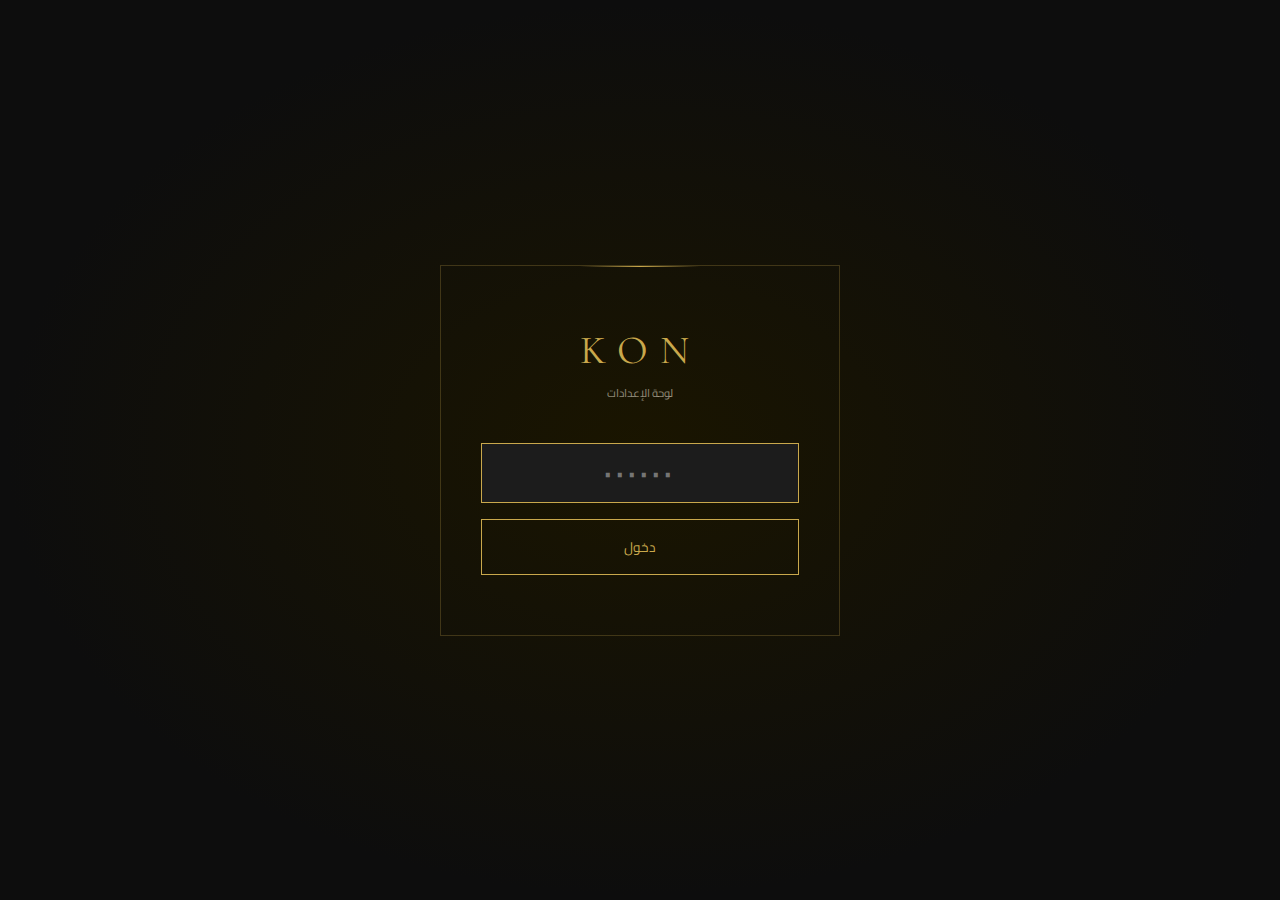
<file: settings.html>
<!DOCTYPE html>
<html lang="ar" dir="rtl">
<head>
  <meta charset="UTF-8" />
  <meta name="viewport" content="width=device-width, initial-scale=1.0" />
  <title>KON Luxury — لوحة الإعدادات</title>
  <link href="https://fonts.googleapis.com/css2?family=Cairo:wght@300;400;600;700&family=Cormorant+Garamond:wght@400;600&display=swap" rel="stylesheet" />
  <style>
    :root {
      --gold: #C9A84C;
      --gold-light: #E8D48A;
      --black: #0d0d0d;
      --dark: #141414;
      --dark2: #1C1C1C;
      --white: #FAF3E0;
      --text-muted: rgba(250,243,224,0.55);
      --border: rgba(201,168,76,0.25);
      --success: #4CAF50;
      --error: #f44336;
    }

    * { box-sizing: border-box; margin: 0; padding: 0; }
    body {
      background: var(--black);
      color: var(--white);
      font-family: 'Cairo', sans-serif;
      min-height: 100vh;
    }

    /* ===== LOGIN ===== */
    #loginScreen {
      display: flex;
      align-items: center;
      justify-content: center;
      min-height: 100vh;
      background: radial-gradient(ellipse at center, #1a1500 0%, #0d0d0d 70%);
    }
    .login-box {
      text-align: center;
      padding: 60px 40px;
      border: 1px solid var(--border);
      max-width: 400px;
      width: 90%;
      position: relative;
    }
    .login-box::before {
      content: '';
      position: absolute;
      top: 0; left: 50%; transform: translateX(-50%);
      width: 120px; height: 1px;
      background: linear-gradient(90deg, transparent, var(--gold), transparent);
    }
    .login-logo {
      font-family: 'Cormorant Garamond', serif;
      font-size: 2.5rem;
      letter-spacing: 12px;
      color: var(--gold);
      margin-bottom: 8px;
    }
    .login-sub {
      font-size: 0.7rem;
      letter-spacing: 4px;
      color: var(--text-muted);
      text-transform: uppercase;
      margin-bottom: 40px;
    }
    .login-box input[type="password"] {
      width: 100%;
      padding: 14px 20px;
      background: var(--dark2);
      border: 1px solid var(--border);
      color: var(--white);
      font-family: 'Cairo', sans-serif;
      font-size: 1rem;
      text-align: center;
      letter-spacing: 4px;
      margin-bottom: 16px;
      outline: none;
      transition: border-color 0.3s;
    }
    .login-box input[type="password"]:focus { border-color: var(--gold); }
    .login-btn {
      width: 100%;
      padding: 14px;
      background: transparent;
      border: 1px solid var(--gold);
      color: var(--gold);
      font-family: 'Cairo', sans-serif;
      font-size: 0.85rem;
      letter-spacing: 4px;
      cursor: pointer;
      transition: all 0.3s;
    }
    .login-btn:hover { background: var(--gold); color: #000; }
    .login-error {
      color: var(--error);
      font-size: 0.8rem;
      margin-top: 12px;
      display: none;
    }

    /* ===== DASHBOARD ===== */
    #dashboard { display: none; }

    .dash-header {
      background: var(--dark);
      border-bottom: 1px solid var(--border);
      padding: 20px 40px;
      display: flex;
      align-items: center;
      justify-content: space-between;
      position: sticky;
      top: 0;
      z-index: 100;
    }
    .dash-logo {
      font-family: 'Cormorant Garamond', serif;
      font-size: 1.4rem;
      letter-spacing: 8px;
      color: var(--gold);
    }
    .dash-logo span {
      font-size: 0.65rem;
      letter-spacing: 3px;
      color: var(--text-muted);
      display: block;
      text-transform: uppercase;
    }
    .dash-actions {
      display: flex;
      gap: 12px;
      align-items: center;
    }
    .btn-save-all {
      padding: 10px 28px;
      background: var(--gold);
      border: none;
      color: #000;
      font-family: 'Cairo', sans-serif;
      font-weight: 700;
      font-size: 0.85rem;
      cursor: pointer;
      transition: all 0.3s;
      letter-spacing: 1px;
    }
    .btn-save-all:hover { background: var(--gold-light); transform: translateY(-2px); }
    .btn-preview {
      padding: 10px 20px;
      background: transparent;
      border: 1px solid var(--border);
      color: var(--text-muted);
      font-family: 'Cairo', sans-serif;
      font-size: 0.8rem;
      cursor: pointer;
      transition: all 0.3s;
      text-decoration: none;
      display: inline-block;
    }
    .btn-preview:hover { border-color: var(--gold); color: var(--gold); }
    .btn-logout {
      padding: 10px 16px;
      background: transparent;
      border: 1px solid rgba(244,67,54,0.3);
      color: rgba(244,67,54,0.6);
      font-family: 'Cairo', sans-serif;
      font-size: 0.75rem;
      cursor: pointer;
      transition: all 0.3s;
    }
    .btn-logout:hover { border-color: var(--error); color: var(--error); }

    /* ===== TABS ===== */
    .dash-tabs {
      background: var(--dark2);
      border-bottom: 1px solid var(--border);
      padding: 0 40px;
      display: flex;
      gap: 0;
      overflow-x: auto;
    }
    .tab-btn {
      padding: 18px 28px;
      background: transparent;
      border: none;
      border-bottom: 2px solid transparent;
      color: var(--text-muted);
      font-family: 'Cairo', sans-serif;
      font-size: 0.85rem;
      cursor: pointer;
      transition: all 0.3s;
      white-space: nowrap;
    }
    .tab-btn:hover { color: var(--white); }
    .tab-btn.active { color: var(--gold); border-bottom-color: var(--gold); }

    /* ===== CONTENT ===== */
    .dash-content {
      max-width: 1100px;
      margin: 0 auto;
      padding: 40px;
    }
    .tab-panel { display: none; }
    .tab-panel.active { display: block; }

    .section-title {
      font-family: 'Cormorant Garamond', serif;
      font-size: 1.6rem;
      color: var(--gold);
      margin-bottom: 8px;
    }
    .section-desc {
      font-size: 0.82rem;
      color: var(--text-muted);
      margin-bottom: 32px;
      line-height: 1.8;
    }

    /* ===== FORM ELEMENTS ===== */
    .field-group {
      margin-bottom: 28px;
    }
    .field-label {
      display: block;
      font-size: 0.75rem;
      letter-spacing: 3px;
      text-transform: uppercase;
      color: var(--gold);
      margin-bottom: 10px;
    }
    .field-input {
      width: 100%;
      padding: 14px 18px;
      background: var(--dark2);
      border: 1px solid var(--border);
      color: var(--white);
      font-family: 'Cairo', sans-serif;
      font-size: 0.95rem;
      outline: none;
      transition: border-color 0.3s;
    }
    .field-input:focus { border-color: var(--gold); }
    .field-textarea {
      width: 100%;
      padding: 14px 18px;
      background: var(--dark2);
      border: 1px solid var(--border);
      color: var(--white);
      font-family: 'Cairo', sans-serif;
      font-size: 0.95rem;
      outline: none;
      resize: vertical;
      min-height: 100px;
      transition: border-color 0.3s;
      line-height: 1.7;
    }
    .field-textarea:focus { border-color: var(--gold); }
    .field-hint {
      font-size: 0.72rem;
      color: var(--text-muted);
      margin-top: 6px;
    }

    /* ===== PRODUCTS GRID ===== */
    .products-editor {
      display: grid;
      grid-template-columns: repeat(auto-fill, minmax(300px, 1fr));
      gap: 24px;
    }
    .product-editor-card {
      background: var(--dark2);
      border: 1px solid var(--border);
      padding: 24px;
      position: relative;
      transition: border-color 0.3s;
    }
    .product-editor-card:hover { border-color: var(--gold); }
    .product-card-num {
      font-family: 'Cormorant Garamond', serif;
      font-size: 2rem;
      color: rgba(201,168,76,0.15);
      position: absolute;
      top: 16px;
      left: 20px;
      font-weight: 300;
    }
    .product-card-title {
      font-size: 0.7rem;
      letter-spacing: 3px;
      text-transform: uppercase;
      color: var(--gold);
      margin-bottom: 20px;
      padding-bottom: 12px;
      border-bottom: 1px solid var(--border);
    }

    /* ===== IMAGE UPLOAD ===== */
    .img-upload-area {
      border: 2px dashed var(--border);
      padding: 24px;
      text-align: center;
      cursor: pointer;
      transition: all 0.3s;
      position: relative;
      margin-bottom: 16px;
      min-height: 140px;
      display: flex;
      align-items: center;
      justify-content: center;
      flex-direction: column;
      gap: 8px;
    }
    .img-upload-area:hover { border-color: var(--gold); background: rgba(201,168,76,0.03); }
    .img-upload-area.has-image { padding: 0; border-style: solid; border-color: var(--gold); }
    .img-upload-area img {
      width: 100%;
      height: 140px;
      object-fit: cover;
      display: block;
    }
    .img-upload-area input[type="file"] {
      position: absolute;
      inset: 0;
      opacity: 0;
      cursor: pointer;
      width: 100%;
      height: 100%;
    }
    .upload-icon { font-size: 2rem; opacity: 0.4; }
    .upload-text { font-size: 0.78rem; color: var(--text-muted); }
    .upload-hint { font-size: 0.68rem; color: rgba(250,243,224,0.3); }
    .img-overlay {
      position: absolute;
      inset: 0;
      background: rgba(0,0,0,0.6);
      display: flex;
      align-items: center;
      justify-content: center;
      opacity: 0;
      transition: opacity 0.3s;
    }
    .img-upload-area.has-image:hover .img-overlay { opacity: 1; }
    .img-overlay span { font-size: 0.75rem; color: var(--gold); letter-spacing: 2px; }

    /* ===== ROW ===== */
    .field-row {
      display: grid;
      grid-template-columns: 1fr 1fr;
      gap: 16px;
    }

    /* ===== DIVIDER ===== */
    .divider {
      height: 1px;
      background: var(--border);
      margin: 40px 0;
    }

    /* ===== TOAST ===== */
    #toast {
      position: fixed;
      bottom: 32px;
      left: 50%;
      transform: translateX(-50%) translateY(100px);
      background: var(--gold);
      color: #000;
      padding: 14px 32px;
      font-family: 'Cairo', sans-serif;
      font-weight: 700;
      font-size: 0.9rem;
      z-index: 9999;
      transition: transform 0.4s cubic-bezier(0.25, 0.46, 0.45, 0.94);
      letter-spacing: 1px;
    }
    #toast.show { transform: translateX(-50%) translateY(0); }
    #toast.error { background: var(--error); color: #fff; }

    /* ===== BADGE SELECT ===== */
    .badge-options {
      display: flex;
      gap: 8px;
      flex-wrap: wrap;
      margin-top: 8px;
    }
    .badge-opt {
      padding: 6px 14px;
      border: 1px solid var(--border);
      background: transparent;
      color: var(--text-muted);
      font-family: 'Cairo', sans-serif;
      font-size: 0.75rem;
      cursor: pointer;
      transition: all 0.2s;
    }
    .badge-opt.selected { border-color: var(--gold); color: var(--gold); background: rgba(201,168,76,0.08); }

    /* ===== CATEGORY SELECT ===== */
    .cat-options {
      display: flex;
      gap: 8px;
      flex-wrap: wrap;
      margin-top: 8px;
    }
    .cat-opt {
      padding: 6px 16px;
      border: 1px solid var(--border);
      background: transparent;
      color: var(--text-muted);
      font-family: 'Cairo', sans-serif;
      font-size: 0.78rem;
      cursor: pointer;
      transition: all 0.2s;
    }
    .cat-opt.selected { border-color: var(--gold); color: var(--gold); background: rgba(201,168,76,0.08); }

    @media (max-width: 768px) {
      .dash-header { padding: 16px 20px; flex-wrap: wrap; gap: 12px; }
      .dash-content { padding: 24px 20px; }
      .dash-tabs { padding: 0 20px; }
      .field-row { grid-template-columns: 1fr; }
      .products-editor { grid-template-columns: 1fr; }
    }
  </style>
</head>
<body>

<!-- ===== LOGIN ===== -->
<div id="loginScreen">
  <div class="login-box">
    <div class="login-logo">KON</div>
    <div class="login-sub">لوحة الإعدادات</div>
    <input type="password" id="passwordInput" placeholder="••••••" autofocus />
    <button class="login-btn" onclick="checkPassword()">دخول</button>
    <div class="login-error" id="loginError">كلمة السر غلط، حاول مرة ثانية</div>
  </div>
</div>

<!-- ===== DASHBOARD ===== -->
<div id="dashboard">

  <!-- Header -->
  <div class="dash-header">
    <div class="dash-logo">
      KON LUXURY
      <span>لوحة التحكم</span>
    </div>
    <div class="dash-actions">
      <a href="index.html" target="_blank" class="btn-preview">👁 معاينة الموقع</a>
      <button class="btn-save-all" onclick="saveAll()">💾 حفظ كل التعديلات</button>
      <button class="btn-logout" onclick="logout()">خروج</button>
    </div>
  </div>

  <!-- Tabs -->
  <div class="dash-tabs">
    <button class="tab-btn active" onclick="switchTab('products')">📦 المنتجات</button>
    <button class="tab-btn" onclick="switchTab('texts')">✏️ النصوص</button>
    <button class="tab-btn" onclick="switchTab('contact')">📞 التواصل</button>
    <button class="tab-btn" onclick="switchTab('hero')">🏠 الصفحة الرئيسية</button>
  </div>

  <!-- Content -->
  <div class="dash-content">

    <!-- ===== TAB: PRODUCTS ===== -->
    <div class="tab-panel active" id="tab-products">
      <div class="section-title">المنتجات</div>
      <p class="section-desc">عدّل اسم، وصف، فئة، وشارة كل منتج. لرفع صورة حقيقية اضغط على مربع الصورة.</p>

      <div class="products-editor" id="productsEditor">
        <!-- Generated by JS -->
      </div>
    </div>

    <!-- ===== TAB: TEXTS ===== -->
    <div class="tab-panel" id="tab-texts">
      <div class="section-title">نصوص الموقع</div>
      <p class="section-desc">عدّل النصوص الظاهرة في صفحة "من نحن" وأقسام الموقع المختلفة.</p>

      <div class="field-group">
        <label class="field-label">نص "من نحن" (عربي)</label>
        <textarea class="field-textarea" id="txt_about_ar" rows="4"></textarea>
      </div>
      <div class="field-group">
        <label class="field-label">نص "من نحن" (عبري)</label>
        <textarea class="field-textarea" id="txt_about_he" rows="4" dir="rtl"></textarea>
      </div>
      <div class="field-group">
        <label class="field-label">نص "من نحن" (إنجليزي)</label>
        <textarea class="field-textarea" id="txt_about_en" rows="4" dir="ltr"></textarea>
      </div>

      <div class="divider"></div>

      <div class="field-row">
        <div class="field-group">
          <label class="field-label">إحصائية 1 (عربي)</label>
          <input type="text" class="field-input" id="txt_stat1_ar" />
        </div>
        <div class="field-group">
          <label class="field-label">الرقم</label>
          <input type="text" class="field-input" id="txt_stat1_num" placeholder="500+" />
        </div>
      </div>
      <div class="field-row">
        <div class="field-group">
          <label class="field-label">إحصائية 2 (عربي)</label>
          <input type="text" class="field-input" id="txt_stat2_ar" />
        </div>
        <div class="field-group">
          <label class="field-label">الرقم</label>
          <input type="text" class="field-input" id="txt_stat2_num" placeholder="4" />
        </div>
      </div>
      <div class="field-row">
        <div class="field-group">
          <label class="field-label">إحصائية 3 (عربي)</label>
          <input type="text" class="field-input" id="txt_stat3_ar" />
        </div>
        <div class="field-group">
          <label class="field-label">الرقم</label>
          <input type="text" class="field-input" id="txt_stat3_num" placeholder="100%" />
        </div>
      </div>
    </div>

    <!-- ===== TAB: CONTACT ===== -->
    <div class="tab-panel" id="tab-contact">
      <div class="section-title">معلومات التواصل</div>
      <p class="section-desc">عدّل رقم الواتساب ورابط الإنستغرام. التغييرات تطبق فوراً على الموقع.</p>

      <div class="field-group">
        <label class="field-label">رقم الواتساب (مع كود البلد، بدون +)</label>
        <input type="text" class="field-input" id="contact_whatsapp" placeholder="9720549210470" dir="ltr" />
        <div class="field-hint">مثال: 9720549210470 (972 = كود إسرائيل)</div>
      </div>

      <div class="field-group">
        <label class="field-label">رابط الإنستغرام</label>
        <input type="text" class="field-input" id="contact_instagram" placeholder="https://instagram.com/konluxurycandles" dir="ltr" />
      </div>

      <div class="divider"></div>

      <div class="section-title" style="font-size:1.1rem; margin-bottom:8px;">رسائل الواتساب التلقائية</div>
      <p class="section-desc">الرسالة اللي تنبعث تلقائياً لما يضغط العميل على واتساب</p>

      <div class="field-group">
        <label class="field-label">رسالة الواتساب (عربي)</label>
        <textarea class="field-textarea" id="contact_wa_ar" rows="2"></textarea>
      </div>
      <div class="field-group">
        <label class="field-label">رسالة الواتساب (عبري)</label>
        <textarea class="field-textarea" id="contact_wa_he" rows="2" dir="rtl"></textarea>
      </div>
      <div class="field-group">
        <label class="field-label">رسالة الواتساب (إنجليزي)</label>
        <textarea class="field-textarea" id="contact_wa_en" rows="2" dir="ltr"></textarea>
      </div>
    </div>

    <!-- ===== TAB: HERO ===== -->
    <div class="tab-panel" id="tab-hero">
      <div class="section-title">الصفحة الرئيسية</div>
      <p class="section-desc">عدّل النصوص الظاهرة في أعلى الصفحة الرئيسية (Hero Section)</p>

      <div class="field-group">
        <label class="field-label">العنوان الفرعي — عربي</label>
        <input type="text" class="field-input" id="hero_sub_ar" />
      </div>
      <div class="field-group">
        <label class="field-label">الوصف — عربي</label>
        <input type="text" class="field-input" id="hero_desc_ar" />
      </div>
      <div class="field-group">
        <label class="field-label">نص الزر — عربي</label>
        <input type="text" class="field-input" id="hero_btn_ar" />
      </div>

      <div class="divider"></div>

      <div class="field-group">
        <label class="field-label">العنوان الفرعي — عبري</label>
        <input type="text" class="field-input" id="hero_sub_he" dir="rtl" />
      </div>
      <div class="field-group">
        <label class="field-label">الوصف — عبري</label>
        <input type="text" class="field-input" id="hero_desc_he" dir="rtl" />
      </div>

      <div class="divider"></div>

      <div class="field-group">
        <label class="field-label">العنوان الفرعي — إنجليزي</label>
        <input type="text" class="field-input" id="hero_sub_en" dir="ltr" />
      </div>
      <div class="field-group">
        <label class="field-label">الوصف — إنجليزي</label>
        <input type="text" class="field-input" id="hero_desc_en" dir="ltr" />
      </div>
    </div>

  </div><!-- end dash-content -->
</div><!-- end dashboard -->

<!-- Toast -->
<div id="toast"></div>

<script>
  const PASSWORD = '010824';

  // ===== LOGIN =====
  function checkPassword() {
    const val = document.getElementById('passwordInput').value;
    if (val === PASSWORD) {
      document.getElementById('loginScreen').style.display = 'none';
      document.getElementById('dashboard').style.display = 'block';
      initDashboard();
    } else {
      document.getElementById('loginError').style.display = 'block';
      document.getElementById('passwordInput').value = '';
      document.getElementById('passwordInput').focus();
    }
  }
  document.getElementById('passwordInput').addEventListener('keypress', e => {
    if (e.key === 'Enter') checkPassword();
  });

  function logout() {
    document.getElementById('dashboard').style.display = 'none';
    document.getElementById('loginScreen').style.display = 'flex';
    document.getElementById('passwordInput').value = '';
  }

  // ===== TABS =====
  function switchTab(name) {
    document.querySelectorAll('.tab-panel').forEach(p => p.classList.remove('active'));
    document.querySelectorAll('.tab-btn').forEach(b => b.classList.remove('active'));
    document.getElementById('tab-' + name).classList.add('active');
    event.target.classList.add('active');
  }

  // ===== DEFAULT DATA =====
  const defaultData = {
    products: [
      { name_ar: 'شمعة فاخرة كلاسيكية', name_en: 'Classic Luxury Candle', desc_ar: 'شمعة يدوية بعطور راقية تملأ المكان برائحة دافئة مميزة', category: 'candles', badge: 'يدوي الصنع', image: '' },
      { name_ar: 'شمعة ديكور فخمة', name_en: 'Decorative Luxury Candle', desc_ar: 'تصميم أنيق يناسب ديكور البيت الراقي والهدايا الفاخرة', category: 'candles', badge: 'فاخر', image: '' },
      { name_ar: 'لوحة ريزن فنية', name_en: 'Artistic Resin Panel', desc_ar: 'لوحة فنية مصنوعة يدوياً من الريزن بتشكيلات ذهبية فريدة', category: 'resin', badge: 'تحفة فريدة', image: '' },
      { name_ar: 'إكسسوار إيبوكسي', name_en: 'Epoxy Accessory', desc_ar: 'قطع ديكورية وإكسسوارات من الإيبوكسي بألوان وأشكال مبتكرة', category: 'resin', badge: 'يدوي الصنع', image: '' },
      { name_ar: 'إناء فخار أصيل', name_en: 'Authentic Pottery Vase', desc_ar: 'فخار يدوي بلمسات تقليدية وحديثة يزين أي ركن في منزلك', category: 'pottery', badge: 'حرفة أصيلة', image: '' },
      { name_ar: 'مجموعة فخار فاخرة', name_en: 'Luxury Pottery Set', desc_ar: 'مجموعة متناسقة من الفخار اليدوي لأناقة لا مثيل لها', category: 'pottery', badge: 'فاخر', image: '' },
    ],
    contact: {
      whatsapp: '9720549210470',
      instagram: 'https://instagram.com/konluxurycandles',
      wa_ar: 'مرحباً، أود الاستفسار عن منتجاتكم في KON Luxury',
      wa_he: 'שלום, אשמח לקבל מידע על המוצרים שלכם ב-KON Luxury',
      wa_en: 'Hello, I would like to inquire about your products at KON Luxury',
    },
    texts: {
      about_ar: 'في KON Luxury نؤمن أن كل قطعة تحكي قصة. نصنع شموعنا وإبداعاتنا الريزن وفخارنا بأيدينا بعشق واتقان، لتُضيف لمسة من الجمال والفخامة لحياتكم.',
      about_he: 'ב-KON Luxury אנו מאמינים שכל יצירה מספרת סיפור. אנחנו מייצרים את הנרות, יצירות הרזין והקרמיקה שלנו בידיים עם אהבה ומיומנות.',
      about_en: 'At KON Luxury, we believe every piece tells a story. We handcraft our candles, resin creations, and pottery with love and dedication.',
      stat1_ar: 'عميل سعيد', stat1_num: '500',
      stat2_ar: 'أنواع منتجات', stat2_num: '4',
      stat3_ar: 'يدوي الصنع', stat3_num: '100',
    },
    hero: {
      sub_ar: 'مصنوع بشغف واتقان',
      desc_ar: 'شموع فاخرة · ريزن يدوي · فخار أصيل',
      btn_ar: 'استعرض المنتجات',
      sub_he: 'עשוי בתשוקה ובמיומנות',
      desc_he: 'נרות יוקרתיים · שרף בעבודת יד · קרמיקה מקורית',
      sub_en: 'Crafted with passion & precision',
      desc_en: 'Luxury Candles · Handmade Resin · Authentic Pottery',
    }
  };

  // ===== LOAD DATA =====
  function loadData() {
    const saved = localStorage.getItem('konluxury_settings');
    return saved ? JSON.parse(saved) : JSON.parse(JSON.stringify(defaultData));
  }

  // ===== INIT =====
  function initDashboard() {
    const data = loadData();
    buildProductsEditor(data.products);
    fillContactFields(data.contact);
    fillTextFields(data.texts);
    fillHeroFields(data.hero);
  }

  // ===== PRODUCTS EDITOR =====
  const badges = ['يدوي الصنع', 'فاخر', 'تحفة فريدة', 'حرفة أصيلة', 'جديد', 'الأكثر طلباً'];
  const categories = [
    { val: 'candles', label: '🕯️ شموع' },
    { val: 'resin', label: '🔮 ريزن' },
    { val: 'pottery', label: '🏺 فخار' },
  ];

  function buildProductsEditor(products) {
    const container = document.getElementById('productsEditor');
    container.innerHTML = '';
    products.forEach((prod, i) => {
      const card = document.createElement('div');
      card.className = 'product-editor-card';
      card.innerHTML = `
        <div class="product-card-num">${String(i+1).padStart(2,'0')}</div>
        <div class="product-card-title">منتج ${i+1}</div>

        <div class="img-upload-area ${prod.image ? 'has-image' : ''}" id="imgArea_${i}" onclick="triggerUpload(${i})">
          ${prod.image
            ? `<img src="${prod.image}" id="imgPreview_${i}" alt="صورة المنتج" /><div class="img-overlay"><span>تغيير الصورة</span></div>`
            : `<div class="upload-icon">📸</div><div class="upload-text">اضغط لرفع صورة</div><div class="upload-hint">JPG, PNG — بحجم أقل من 5MB</div>`
          }
          <input type="file" id="imgInput_${i}" accept="image/*" style="display:none" onchange="handleImageUpload(${i}, this)" />
        </div>

        <div class="field-group">
          <label class="field-label">الاسم (عربي)</label>
          <input type="text" class="field-input" id="prod_name_ar_${i}" value="${prod.name_ar || ''}" />
        </div>
        <div class="field-group">
          <label class="field-label">الاسم (إنجليزي)</label>
          <input type="text" class="field-input" id="prod_name_en_${i}" value="${prod.name_en || ''}" dir="ltr" />
        </div>
        <div class="field-group">
          <label class="field-label">الوصف (عربي)</label>
          <textarea class="field-textarea" id="prod_desc_ar_${i}" rows="2">${prod.desc_ar || ''}</textarea>
        </div>

        <div class="field-group">
          <label class="field-label">الفئة</label>
          <div class="cat-options">
            ${categories.map(c => `
              <button class="cat-opt ${prod.category === c.val ? 'selected' : ''}"
                onclick="selectCat(${i}, '${c.val}', this)"
                data-cat="${c.val}">${c.label}</button>
            `).join('')}
          </div>
        </div>

        <div class="field-group">
          <label class="field-label">الشارة</label>
          <div class="badge-options">
            ${badges.map(b => `
              <button class="badge-opt ${prod.badge === b ? 'selected' : ''}"
                onclick="selectBadge(${i}, '${b}', this)">${b}</button>
            `).join('')}
          </div>
        </div>
      `;
      container.appendChild(card);
    });
  }

  function triggerUpload(i) {
    document.getElementById('imgInput_' + i).click();
  }

  function handleImageUpload(i, input) {
    const file = input.files[0];
    if (!file) return;
    if (file.size > 5 * 1024 * 1024) { showToast('الصورة كبيرة جداً! الحد الأقصى 5MB', true); return; }
    const reader = new FileReader();
    reader.onload = e => {
      const src = e.target.result;
      const area = document.getElementById('imgArea_' + i);
      area.classList.add('has-image');
      area.innerHTML = `
        <img src="${src}" id="imgPreview_${i}" alt="صورة المنتج" />
        <div class="img-overlay"><span>تغيير الصورة</span></div>
        <input type="file" id="imgInput_${i}" accept="image/*" style="display:none" onchange="handleImageUpload(${i}, this)" />
      `;
      // Save image to localStorage
      const data = loadData();
      data.products[i].image = src;
      localStorage.setItem('konluxury_settings', JSON.stringify(data));
      showToast('✅ تم رفع الصورة!');
    };
    reader.readAsDataURL(file);
  }

  function selectCat(i, val, btn) {
    btn.closest('.cat-options').querySelectorAll('.cat-opt').forEach(b => b.classList.remove('selected'));
    btn.classList.add('selected');
  }

  function selectBadge(i, val, btn) {
    btn.closest('.badge-options').querySelectorAll('.badge-opt').forEach(b => b.classList.remove('selected'));
    btn.classList.add('selected');
  }

  // ===== FILL FIELDS =====
  function fillContactFields(c) {
    document.getElementById('contact_whatsapp').value = c.whatsapp || '';
    document.getElementById('contact_instagram').value = c.instagram || '';
    document.getElementById('contact_wa_ar').value = c.wa_ar || '';
    document.getElementById('contact_wa_he').value = c.wa_he || '';
    document.getElementById('contact_wa_en').value = c.wa_en || '';
  }

  function fillTextFields(t) {
    document.getElementById('txt_about_ar').value = t.about_ar || '';
    document.getElementById('txt_about_he').value = t.about_he || '';
    document.getElementById('txt_about_en').value = t.about_en || '';
    document.getElementById('txt_stat1_ar').value = t.stat1_ar || '';
    document.getElementById('txt_stat1_num').value = t.stat1_num || '';
    document.getElementById('txt_stat2_ar').value = t.stat2_ar || '';
    document.getElementById('txt_stat2_num').value = t.stat2_num || '';
    document.getElementById('txt_stat3_ar').value = t.stat3_ar || '';
    document.getElementById('txt_stat3_num').value = t.stat3_num || '';
  }

  function fillHeroFields(h) {
    document.getElementById('hero_sub_ar').value = h.sub_ar || '';
    document.getElementById('hero_desc_ar').value = h.desc_ar || '';
    document.getElementById('hero_btn_ar').value = h.btn_ar || '';
    document.getElementById('hero_sub_he').value = h.sub_he || '';
    document.getElementById('hero_desc_he').value = h.desc_he || '';
    document.getElementById('hero_sub_en').value = h.sub_en || '';
    document.getElementById('hero_desc_en').value = h.desc_en || '';
  }

  // ===== SAVE ALL =====
  function saveAll() {
    const data = loadData();

    // Save products
    const count = data.products.length;
    for (let i = 0; i < count; i++) {
      data.products[i].name_ar = document.getElementById('prod_name_ar_' + i)?.value || '';
      data.products[i].name_en = document.getElementById('prod_name_en_' + i)?.value || '';
      data.products[i].desc_ar = document.getElementById('prod_desc_ar_' + i)?.value || '';
      // category
      const selCat = document.querySelector(`#tab-products .product-editor-card:nth-child(${i+1}) .cat-opt.selected`);
      if (selCat) data.products[i].category = selCat.dataset.cat;
      // badge
      const selBadge = document.querySelector(`#tab-products .product-editor-card:nth-child(${i+1}) .badge-opt.selected`);
      if (selBadge) data.products[i].badge = selBadge.textContent;
    }

    // Save contact
    data.contact.whatsapp = document.getElementById('contact_whatsapp').value;
    data.contact.instagram = document.getElementById('contact_instagram').value;
    data.contact.wa_ar = document.getElementById('contact_wa_ar').value;
    data.contact.wa_he = document.getElementById('contact_wa_he').value;
    data.contact.wa_en = document.getElementById('contact_wa_en').value;

    // Save texts
    data.texts.about_ar = document.getElementById('txt_about_ar').value;
    data.texts.about_he = document.getElementById('txt_about_he').value;
    data.texts.about_en = document.getElementById('txt_about_en').value;
    data.texts.stat1_ar = document.getElementById('txt_stat1_ar').value;
    data.texts.stat1_num = document.getElementById('txt_stat1_num').value;
    data.texts.stat2_ar = document.getElementById('txt_stat2_ar').value;
    data.texts.stat2_num = document.getElementById('txt_stat2_num').value;
    data.texts.stat3_ar = document.getElementById('txt_stat3_ar').value;
    data.texts.stat3_num = document.getElementById('txt_stat3_num').value;

    // Save hero
    data.hero.sub_ar = document.getElementById('hero_sub_ar').value;
    data.hero.desc_ar = document.getElementById('hero_desc_ar').value;
    data.hero.btn_ar = document.getElementById('hero_btn_ar').value;
    data.hero.sub_he = document.getElementById('hero_sub_he').value;
    data.hero.desc_he = document.getElementById('hero_desc_he').value;
    data.hero.sub_en = document.getElementById('hero_sub_en').value;
    data.hero.desc_en = document.getElementById('hero_desc_en').value;

    localStorage.setItem('konluxury_settings', JSON.stringify(data));
    applyToSite(data);
    showToast('✅ تم حفظ كل التعديلات!');
  }

  // ===== APPLY TO SITE (injects into parent/opener) =====
  function applyToSite(data) {
    // This applies settings when navigating to index.html
    // script.js on index.html reads from localStorage
    localStorage.setItem('konluxury_settings', JSON.stringify(data));
  }

  // ===== TOAST =====
  function showToast(msg, isError = false) {
    const t = document.getElementById('toast');
    t.textContent = msg;
    t.className = isError ? 'error' : '';
    t.classList.add('show');
    setTimeout(() => t.classList.remove('show'), 3000);
  }
</script>
</body>
</html>
</file>
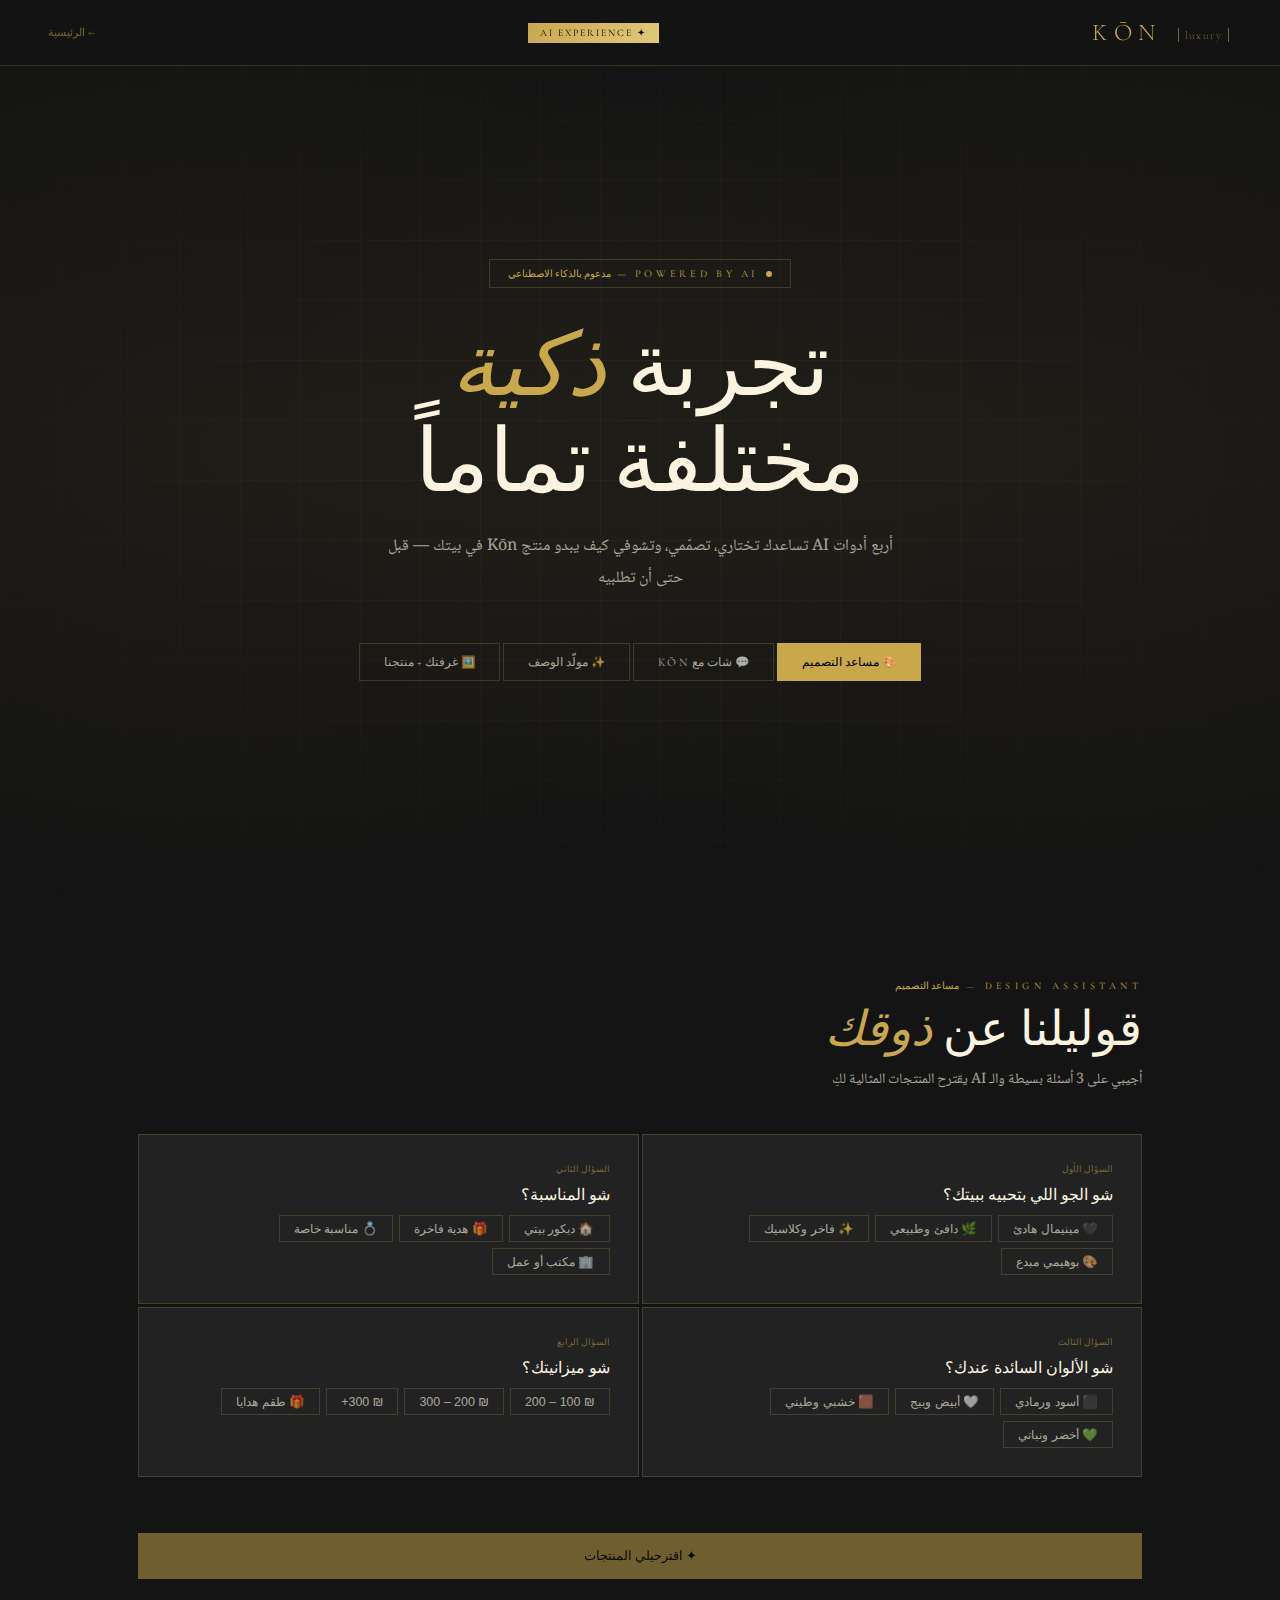
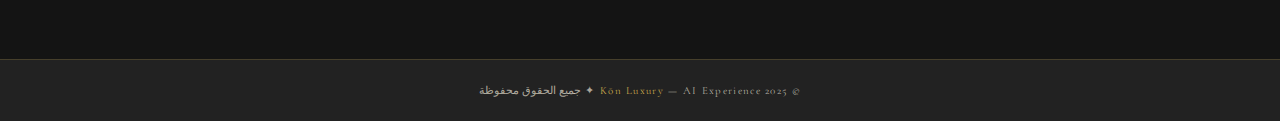
<file: kon-luxury/ai.html>
<!DOCTYPE html>
<html lang="ar" dir="rtl">
<head>
<meta charset="UTF-8"/>
<meta name="viewport" content="width=device-width, initial-scale=1.0"/>
<title>Kōn AI — تجربة ذكية</title>
<link href="https://fonts.googleapis.com/css2?family=Cormorant+Garamond:ital,wght@0,300;0,400;0,600;1,300;1,400&family=Noto+Naskh+Arabic:wght@300;400;500&display=swap" rel="stylesheet"/>
<style>
:root{
  --gold:#C9A84C;--gold-l:#E2C97E;--gold-dim:rgba(201,168,76,0.55);
  --bg:#141414;--surface:#1C1C1C;--card:#222222;--card2:#2A2A2A;
  --border:rgba(201,168,76,0.22);--text:#FAF3E0;--text-dim:rgba(250,243,224,0.65);
}
*{margin:0;padding:0;box-sizing:border-box}
html{scroll-behavior:smooth}
body{background:var(--bg);color:var(--text);font-family:'Noto Naskh Arabic',serif;overflow-x:hidden}

/* NAV */
nav{position:fixed;top:0;left:0;right:0;z-index:200;display:flex;align-items:center;justify-content:space-between;padding:18px 48px;background:rgba(20,20,20,0.96);backdrop-filter:blur(20px);border-bottom:1px solid var(--border)}
.nav-logo{font-family:'Cormorant Garamond',serif;font-size:1.5rem;font-weight:300;letter-spacing:.28em;color:var(--gold);text-decoration:none}
.nav-logo sub{font-size:.48em;letter-spacing:.12em;color:var(--gold-dim);vertical-align:middle;border-left:1px solid var(--gold-dim);border-right:1px solid var(--gold-dim);padding:0 6px;margin:0 3px}
.nav-back{font-family:'Cormorant Garamond',serif;font-size:.7rem;letter-spacing:.2em;text-transform:uppercase;color:var(--gold-dim);text-decoration:none;transition:color .3s;display:flex;align-items:center;gap:8px}
.nav-back:hover{color:var(--gold)}
.nav-ai-badge{background:linear-gradient(135deg,var(--gold),var(--gold-l));color:#000;font-family:'Cormorant Garamond',serif;font-size:.62rem;letter-spacing:.2em;text-transform:uppercase;padding:4px 12px;border-radius:0}
.mnav{display:none;position:fixed;top:0;left:0;right:0;z-index:200;background:rgba(20,20,20,.98);border-bottom:1px solid var(--border);padding:13px 18px;align-items:center;justify-content:space-between}
.mnav-logo{font-family:'Cormorant Garamond',serif;font-size:1.2rem;font-weight:300;letter-spacing:.22em;color:var(--gold)}
.mnav-logo sub{font-size:.45em;letter-spacing:.1em;color:var(--gold-dim);vertical-align:middle;border-left:1px solid var(--gold-dim);border-right:1px solid var(--gold-dim);padding:0 5px;margin:0 3px}
@media(max-width:768px){nav{display:none}.mnav{display:flex}}

/* HERO */
.ai-hero{
  min-height:100vh;display:flex;align-items:center;justify-content:center;
  padding:100px 48px 60px;position:relative;overflow:hidden;text-align:center;
}
.ai-hero::before{
  content:'';position:absolute;inset:0;
  background:
    radial-gradient(ellipse 60% 50% at 20% 50%,rgba(201,168,76,0.06),transparent),
    radial-gradient(ellipse 60% 50% at 80% 50%,rgba(201,168,76,0.06),transparent);
}
.ai-grid{position:absolute;inset:0;background-image:linear-gradient(rgba(201,168,76,0.06) 1px,transparent 1px),linear-gradient(90deg,rgba(201,168,76,0.06) 1px,transparent 1px);background-size:60px 60px;mask-image:radial-gradient(ellipse 70% 70% at 50% 50%,black,transparent)}
.hero-inner{position:relative;z-index:2;max-width:760px}
.ai-tag{display:inline-flex;align-items:center;gap:8px;padding:7px 18px;border:1px solid var(--border);font-family:'Cormorant Garamond',serif;font-size:.65rem;letter-spacing:.35em;text-transform:uppercase;color:var(--gold);margin-bottom:32px}
.ai-tag-dot{width:6px;height:6px;background:var(--gold);border-radius:50%;animation:blink 1.8s ease-in-out infinite}
@keyframes blink{0%,100%{opacity:1}50%{opacity:.2}}
.ai-title{font-family:'Cormorant Garamond',serif;font-size:clamp(2.5rem,7vw,5.5rem);font-weight:300;line-height:1.08;color:var(--text);margin-bottom:20px}
.ai-title em{font-style:italic;color:var(--gold)}
.ai-sub{font-size:1rem;line-height:2;color:var(--text-dim);max-width:520px;margin:0 auto 48px}
.ai-tabs{display:flex;gap:3px;justify-content:center;flex-wrap:wrap}
.ai-tab{padding:11px 24px;border:1px solid var(--border);font-family:'Cormorant Garamond',serif;font-size:.72rem;letter-spacing:.18em;text-transform:uppercase;color:var(--text-dim);background:none;cursor:pointer;transition:all .3s}
.ai-tab:hover{color:var(--text);border-color:rgba(201,168,76,0.4)}
.ai-tab.active{background:var(--gold);color:#000;border-color:var(--gold)}

/* SECTIONS */
.ai-section{display:none;padding:80px 48px;max-width:1100px;margin:0 auto}
.ai-section.active{display:block;animation:fadeUp .5s ease}
@keyframes fadeUp{from{opacity:0;transform:translateY(20px)}to{opacity:1;transform:translateY(0)}}
@media(max-width:768px){.ai-section{padding:48px 18px}.ai-hero{padding:80px 18px 40px}}

/* ═══ 1. DESIGN ASSISTANT ═══ */
.da-grid{display:grid;grid-template-columns:1fr 1fr;gap:3px;margin-bottom:32px}
@media(max-width:768px){.da-grid{grid-template-columns:1fr}}
.da-q{background:var(--card);border:1px solid var(--border);padding:28px;cursor:pointer;transition:all .35s;position:relative;overflow:hidden}
.da-q::before{content:'';position:absolute;top:0;left:0;right:0;height:1px;background:linear-gradient(90deg,transparent,var(--gold),transparent);opacity:0;transition:opacity .4s}
.da-q:hover::before,.da-q.sel::before{opacity:1}
.da-q:hover,.da-q.sel{border-color:rgba(201,168,76,0.5);background:var(--card2)}
.da-q.sel{border-color:var(--gold)}
.da-q-label{font-family:'Cormorant Garamond',serif;font-size:.58rem;letter-spacing:.35em;text-transform:uppercase;color:var(--gold-dim);margin-bottom:10px}
.da-q-title{font-family:'Cormorant Garamond',serif;font-size:1rem;font-weight:300;color:var(--text);margin-bottom:8px}
.da-opts{display:flex;flex-wrap:wrap;gap:6px;margin-top:10px}
.da-opt{padding:5px 14px;border:1px solid var(--border);font-size:.78rem;color:var(--text-dim);cursor:pointer;transition:all .25s;background:none}
.da-opt:hover,.da-opt.sel{border-color:var(--gold);color:var(--gold);background:rgba(201,168,76,0.06)}
.da-btn{width:100%;padding:15px;background:var(--gold);border:none;color:#000;font-family:'Cormorant Garamond',serif;font-size:.8rem;letter-spacing:.22em;text-transform:uppercase;cursor:pointer;transition:background .3s;margin-top:24px}
.da-btn:hover{background:var(--gold-l)}
.da-btn:disabled{opacity:.5;cursor:not-allowed}
.da-result{margin-top:24px;padding:28px;background:var(--surface);border:1px solid var(--border);display:none}
.da-result.show{display:block;animation:fadeUp .4s ease}
.da-result-title{font-family:'Cormorant Garamond',serif;font-size:.62rem;letter-spacing:.4em;text-transform:uppercase;color:var(--gold);margin-bottom:20px}
.prod-recs{display:grid;grid-template-columns:repeat(3,1fr);gap:3px}
@media(max-width:600px){.prod-recs{grid-template-columns:1fr 1fr}}
.prod-rec{background:var(--card);border:1px solid rgba(201,168,76,0.15);padding:20px;text-align:center;cursor:pointer;transition:all .3s;text-decoration:none;display:block}
.prod-rec:hover{border-color:var(--gold);transform:translateY(-2px)}
.rec-icon{font-size:2rem;margin-bottom:10px;opacity:.7}
.rec-name{font-family:'Cormorant Garamond',serif;font-size:.9rem;color:var(--text);margin-bottom:4px}
.rec-ar{font-size:.75rem;color:var(--gold-dim);margin-bottom:8px}
.rec-price{font-family:'Cormorant Garamond',serif;font-size:1.1rem;color:var(--gold)}
.ai-thinking{display:flex;align-items:center;gap:12px;padding:20px;color:var(--gold-dim);font-size:.88rem}
.think-dots span{display:inline-block;width:5px;height:5px;background:var(--gold);border-radius:50%;animation:bounce .9s ease-in-out infinite}
.think-dots span:nth-child(2){animation-delay:.15s}
.think-dots span:nth-child(3){animation-delay:.3s}
@keyframes bounce{0%,100%{transform:translateY(0)}50%{transform:translateY(-6px)}}

/* ═══ 2. CHAT ═══ */
.chat-wrap{background:var(--surface);border:1px solid var(--border);height:480px;display:flex;flex-direction:column}
.chat-head{padding:18px 20px;border-bottom:1px solid var(--border);display:flex;align-items:center;gap:12px}
.chat-avatar{width:36px;height:36px;background:var(--gold);display:flex;align-items:center;justify-content:center;font-family:'Cormorant Garamond',serif;font-size:1rem;color:#000;font-weight:400;flex-shrink:0}
.chat-name{font-family:'Cormorant Garamond',serif;font-size:1rem;color:var(--text)}
.chat-status{font-size:.72rem;color:var(--gold-dim);display:flex;align-items:center;gap:5px}
.chat-status-dot{width:5px;height:5px;background:#4CAF50;border-radius:50%}
.chat-msgs{flex:1;overflow-y:auto;padding:20px;display:flex;flex-direction:column;gap:14px;scrollbar-width:thin;scrollbar-color:var(--border) transparent}
.msg{max-width:80%;animation:fadeUp .3s ease}
.msg.bot{align-self:flex-start}
.msg.user{align-self:flex-end}
.msg-bubble{padding:12px 16px;font-size:.9rem;line-height:1.75}
.msg.bot .msg-bubble{background:var(--card);border:1px solid var(--border);border-radius:0 12px 12px 12px;color:var(--text)}
.msg.user .msg-bubble{background:var(--gold);color:#000;border-radius:12px 0 12px 12px}
.msg-time{font-size:.62rem;color:var(--text-dim);margin-top:4px;opacity:.6}
.msg.user .msg-time{text-align:left}
.chat-quick{padding:10px 16px;border-top:1px solid var(--border);display:flex;gap:6px;overflow-x:auto;scrollbar-width:none}
.chat-quick::-webkit-scrollbar{display:none}
.qbtn{padding:6px 14px;border:1px solid var(--border);font-size:.75rem;color:var(--gold-dim);background:none;cursor:pointer;white-space:nowrap;transition:all .25s;flex-shrink:0}
.qbtn:hover{border-color:var(--gold);color:var(--gold)}
.chat-input-row{padding:14px 16px;border-top:1px solid var(--border);display:flex;gap:8px}
.chat-inp{flex:1;padding:10px 14px;background:var(--card);border:1px solid var(--border);color:var(--text);font-family:'Noto Naskh Arabic',serif;font-size:.88rem;outline:none;direction:rtl;transition:border-color .3s}
.chat-inp:focus{border-color:var(--gold)}
.chat-inp::placeholder{color:var(--text-dim)}
.chat-send{padding:10px 18px;background:var(--gold);border:none;color:#000;font-family:'Cormorant Garamond',serif;font-size:.75rem;letter-spacing:.15em;cursor:pointer;transition:background .3s;flex-shrink:0}
.chat-send:hover{background:var(--gold-l)}

/* ═══ 3. DESC GENERATOR ═══ */
.desc-gen{display:grid;grid-template-columns:1fr 1fr;gap:3px}
@media(max-width:768px){.desc-gen{grid-template-columns:1fr}}
.desc-left,.desc-right{background:var(--card);border:1px solid var(--border);padding:28px}
.desc-label{font-family:'Cormorant Garamond',serif;font-size:.6rem;letter-spacing:.4em;text-transform:uppercase;color:var(--gold);margin-bottom:16px}
.desc-inp{width:100%;padding:11px 14px;background:var(--surface);border:1px solid var(--border);color:var(--text);font-family:'Noto Naskh Arabic',serif;font-size:.88rem;outline:none;direction:rtl;transition:border-color .3s;margin-bottom:10px}
.desc-inp:focus{border-color:var(--gold)}
.desc-inp::placeholder{color:var(--text-dim)}
textarea.desc-inp{height:90px;resize:none}
.desc-sel{width:100%;padding:10px 14px;background:var(--surface);border:1px solid var(--border);color:var(--text);font-family:'Noto Naskh Arabic',serif;font-size:.85rem;outline:none;cursor:pointer;margin-bottom:10px}
.desc-sel option{background:var(--surface)}
.gen-btn{width:100%;padding:13px;background:var(--gold);border:none;color:#000;font-family:'Cormorant Garamond',serif;font-size:.75rem;letter-spacing:.2em;text-transform:uppercase;cursor:pointer;transition:background .3s;margin-top:6px}
.gen-btn:hover{background:var(--gold-l)}
.desc-output{min-height:200px;font-size:.9rem;line-height:2;color:var(--text-dim);white-space:pre-wrap;position:relative}
.desc-output.has-content{color:var(--text)}
.desc-copy{position:absolute;top:0;left:0;padding:5px 12px;border:1px solid var(--border);font-size:.62rem;font-family:'Cormorant Garamond',serif;letter-spacing:.15em;text-transform:uppercase;color:var(--gold-dim);background:none;cursor:pointer;transition:all .25s;display:none}
.desc-copy.show{display:block}
.desc-copy:hover{color:var(--gold);border-color:var(--gold)}

/* ═══ 4. ROOM VISUALIZER ═══ */
.room-wrap{display:grid;grid-template-columns:1fr 1fr;gap:3px}
@media(max-width:768px){.room-wrap{grid-template-columns:1fr}}
.room-upload{background:var(--card);border:1px solid var(--border);padding:40px 28px;display:flex;flex-direction:column;align-items:center;justify-content:center;text-align:center;min-height:360px;position:relative;overflow:hidden}
.room-drop{border:1px dashed rgba(201,168,76,0.3);padding:48px 28px;width:100%;display:flex;flex-direction:column;align-items:center;gap:14px;cursor:pointer;transition:all .3s;position:relative}
.room-drop:hover{border-color:var(--gold);background:rgba(201,168,76,0.03)}
.room-drop input[type=file]{position:absolute;inset:0;opacity:0;cursor:pointer}
.drop-icon{font-size:2.5rem;opacity:.5}
.drop-txt{font-family:'Cormorant Garamond',serif;font-size:1rem;color:var(--text-dim)}
.drop-sub{font-size:.78rem;color:var(--gold-dim)}
.room-preview{width:100%;max-height:260px;object-fit:cover;display:none;border:1px solid var(--border)}
.room-right{background:var(--card);border:1px solid var(--border);padding:28px;display:flex;flex-direction:column}
.room-prod-sel{margin-bottom:18px}
.room-prod-opt{display:flex;align-items:center;gap:10px;padding:10px 12px;border:1px solid rgba(201,168,76,0.1);margin-bottom:6px;cursor:pointer;transition:all .25s}
.room-prod-opt:hover,.room-prod-opt.sel{border-color:var(--gold);background:rgba(201,168,76,0.05)}
.room-prod-opt input{accent-color:var(--gold);width:14px;height:14px}
.room-prod-label{font-size:.88rem;color:var(--text-dim);flex:1}
.room-prod-emoji{font-size:1.2rem}
.vis-btn{width:100%;padding:13px;background:var(--gold);border:none;color:#000;font-family:'Cormorant Garamond',serif;font-size:.75rem;letter-spacing:.2em;text-transform:uppercase;cursor:pointer;transition:background .3s;margin-top:auto}
.vis-btn:hover{background:var(--gold-l)}
.vis-btn:disabled{opacity:.4;cursor:not-allowed}
.room-result{grid-column:1/-1;background:var(--surface);border:1px solid var(--border);padding:28px;display:none}
.room-result.show{display:block;animation:fadeUp .5s ease}
.room-result-title{font-family:'Cormorant Garamond',serif;font-size:.62rem;letter-spacing:.4em;text-transform:uppercase;color:var(--gold);margin-bottom:20px}
.room-result-grid{display:grid;grid-template-columns:1fr 1fr;gap:3px}
@media(max-width:600px){.room-result-grid{grid-template-columns:1fr}}
.room-result-img{width:100%;aspect-ratio:4/3;background:var(--card);border:1px solid var(--border);display:flex;align-items:center;justify-content:center;position:relative;overflow:hidden}
.room-result-label{font-size:.75rem;color:var(--gold-dim);margin-top:8px;text-align:center}
.ai-note{margin-top:12px;padding:12px 16px;background:rgba(201,168,76,0.06);border-right:2px solid var(--gold);font-size:.8rem;color:var(--text-dim);line-height:1.8}
.ai-note strong{color:var(--gold)}

/* SECTION TITLE */
.sec-title-wrap{margin-bottom:40px}
.sec-eyebrow{font-family:'Cormorant Garamond',serif;font-size:.62rem;letter-spacing:.45em;text-transform:uppercase;color:var(--gold);margin-bottom:12px}
.sec-title{font-family:'Cormorant Garamond',serif;font-size:clamp(1.8rem,4vw,3rem);font-weight:300;color:var(--text);line-height:1.1}
.sec-title em{font-style:italic;color:var(--gold)}
.sec-sub{font-size:.9rem;color:var(--text-dim);margin-top:10px;line-height:1.9}

/* TOAST */
.toast{position:fixed;bottom:24px;left:50%;transform:translateX(-50%) translateY(16px);background:var(--surface);color:var(--text);padding:12px 22px;font-size:.84rem;z-index:9999;opacity:0;transition:all .35s;border:1px solid var(--border);border-right:3px solid var(--gold);white-space:nowrap}
.toast.show{opacity:1;transform:translateX(-50%) translateY(0)}

footer{padding:24px 48px;background:var(--card);border-top:1px solid var(--border);text-align:center;font-family:'Cormorant Garamond',serif;font-size:.68rem;letter-spacing:.12em;color:var(--text-dim)}
footer span{color:var(--gold)}
</style>
</head>
<body>

<!-- NAV -->
<nav>
  <a href="index.html" class="nav-logo">KŌN <sub>luxury</sub></a>
  <span class="nav-ai-badge">✦ AI Experience</span>
  <a href="index.html" class="nav-back">← الرئيسية</a>
</nav>
<div class="mnav">
  <a href="index.html" style="color:var(--gold-dim);font-size:.7rem;font-family:'Cormorant Garamond',serif;letter-spacing:.1em;text-decoration:none">← رجوع</a>
  <span class="mnav-logo">KŌN <sub>luxury</sub></span>
  <span style="width:44px"></span>
</div>

<!-- HERO -->
<section class="ai-hero">
  <div class="ai-grid"></div>
  <div class="hero-inner">
    <div class="ai-tag"><span class="ai-tag-dot"></span> Powered by AI — مدعوم بالذكاء الاصطناعي</div>
    <h1 class="ai-title">تجربة <em>ذكية</em><br>مختلفة تماماً</h1>
    <p class="ai-sub">أربع أدوات AI تساعدك تختاري، تصمّمي، وتشوفي كيف يبدو منتج Kōn في بيتك — قبل حتى أن تطلبيه</p>
    <div class="ai-tabs">
      <button class="ai-tab active" onclick="showSection('design')">🎨 مساعد التصميم</button>
      <button class="ai-tab" onclick="showSection('chat')">💬 شات مع Kōn</button>
      <button class="ai-tab" onclick="showSection('desc')">✨ مولّد الوصف</button>
      <button class="ai-tab" onclick="showSection('room')">🖼️ غرفتك + منتجنا</button>
    </div>
  </div>
</section>

<!-- ═══ 1. DESIGN ASSISTANT ═══ -->
<div class="ai-section active" id="sec-design">
  <div class="sec-title-wrap">
    <p class="sec-eyebrow">Design Assistant — مساعد التصميم</p>
    <h2 class="sec-title">قوليلنا عن <em>ذوقك</em></h2>
    <p class="sec-sub">أجيبي على 3 أسئلة بسيطة والـ AI يقترح المنتجات المثالية لكِ</p>
  </div>

  <div class="da-grid">
    <div class="da-q">
      <div class="da-q-label">السؤال الأول</div>
      <div class="da-q-title">شو الجو اللي بتحبيه ببيتك؟</div>
      <div class="da-opts" id="q1">
        <button class="da-opt" onclick="selOpt(this,'q1')">🖤 مينيمال هادئ</button>
        <button class="da-opt" onclick="selOpt(this,'q1')">🌿 دافئ وطبيعي</button>
        <button class="da-opt" onclick="selOpt(this,'q1')">✨ فاخر وكلاسيك</button>
        <button class="da-opt" onclick="selOpt(this,'q1')">🎨 بوهيمي مبدع</button>
      </div>
    </div>
    <div class="da-q">
      <div class="da-q-label">السؤال الثاني</div>
      <div class="da-q-title">شو المناسبة؟</div>
      <div class="da-opts" id="q2">
        <button class="da-opt" onclick="selOpt(this,'q2')">🏠 ديكور بيتي</button>
        <button class="da-opt" onclick="selOpt(this,'q2')">🎁 هدية فاخرة</button>
        <button class="da-opt" onclick="selOpt(this,'q2')">💍 مناسبة خاصة</button>
        <button class="da-opt" onclick="selOpt(this,'q2')">🏢 مكتب أو عمل</button>
      </div>
    </div>
    <div class="da-q">
      <div class="da-q-label">السؤال الثالث</div>
      <div class="da-q-title">شو الألوان السائدة عندك؟</div>
      <div class="da-opts" id="q3">
        <button class="da-opt" onclick="selOpt(this,'q3')">⬛ أسود ورمادي</button>
        <button class="da-opt" onclick="selOpt(this,'q3')">🤍 أبيض وبيج</button>
        <button class="da-opt" onclick="selOpt(this,'q3')">🟫 خشبي وطيني</button>
        <button class="da-opt" onclick="selOpt(this,'q3')">💚 أخضر ونباتي</button>
      </div>
    </div>
    <div class="da-q">
      <div class="da-q-label">السؤال الرابع</div>
      <div class="da-q-title">شو ميزانيتك؟</div>
      <div class="da-opts" id="q4">
        <button class="da-opt" onclick="selOpt(this,'q4')">₪ 100 – 200</button>
        <button class="da-opt" onclick="selOpt(this,'q4')">₪ 200 – 300</button>
        <button class="da-opt" onclick="selOpt(this,'q4')">₪ 300+</button>
        <button class="da-opt" onclick="selOpt(this,'q4')">🎁 طقم هدايا</button>
      </div>
    </div>
  </div>

  <button class="da-btn" id="daBtn" onclick="runDesignAI()" disabled>✦ اقترحيلي المنتجات</button>

  <div class="da-result" id="daResult">
    <div class="da-result-title">اقتراحات AI بناءً على ذوقك</div>
    <div class="prod-recs" id="prodsRec"></div>
  </div>
</div>

<!-- ═══ 2. CHAT ═══ -->
<div class="ai-section" id="sec-chat">
  <div class="sec-title-wrap">
    <p class="sec-eyebrow">Chat with Kōn — شات مع Kōn</p>
    <h2 class="sec-title">اسأليني <em>أي شيء</em></h2>
    <p class="sec-sub">بوت Kōn الذكي يجاوبك عن المنتجات، التوصيل، التخصيص، والهدايا</p>
  </div>
  <div class="chat-wrap">
    <div class="chat-head">
      <div class="chat-avatar">K</div>
      <div>
        <div class="chat-name">Kōn Assistant</div>
        <div class="chat-status"><span class="chat-status-dot"></span> متصل الآن</div>
      </div>
    </div>
    <div class="chat-msgs" id="chatMsgs">
      <div class="msg bot">
        <div class="msg-bubble">أهلاً! أنا مساعد Kōn Luxury 🖤<br>كيف أقدر أساعدك اليوم؟ سواء عن المنتجات، الأسعار، التوصيل، أو هدية مميزة — أنا هنا!</div>
        <div class="msg-time">الآن</div>
      </div>
    </div>
    <div class="chat-quick">
      <button class="qbtn" onclick="quickMsg('شو أرخص منتج عندكم؟')">🏷️ أرخص منتج</button>
      <button class="qbtn" onclick="quickMsg('كيف يتم التوصيل؟')">🚚 التوصيل</button>
      <button class="qbtn" onclick="quickMsg('بدي هدية لصاحبتي بـ 200 شيكل')">🎁 هدية</button>
      <button class="qbtn" onclick="quickMsg('شو الفرق بين الشموع عندكم؟')">🕯️ الشموع</button>
      <button class="qbtn" onclick="quickMsg('ممكن أطلب تخصيص؟')">✨ تخصيص</button>
    </div>
    <div class="chat-input-row">
      <input class="chat-inp" id="chatInp" placeholder="اكتبي سؤالك هنا..." onkeydown="if(event.key==='Enter')sendChat()"/>
      <button class="chat-send" onclick="sendChat()">إرسال →</button>
    </div>
  </div>
</div>

<!-- ═══ 3. DESC GENERATOR ═══ -->
<div class="ai-section" id="sec-desc">
  <div class="sec-title-wrap">
    <p class="sec-eyebrow">Description Generator — للأدمن</p>
    <h2 class="sec-title">وصف منتج <em>احترافي</em> بثانية</h2>
    <p class="sec-sub">اكتبي معلومات المنتج البسيطة والـ AI يكتب الوصف الاحترافي بالعربي والإنجليزي</p>
  </div>
  <div class="desc-gen">
    <div class="desc-left">
      <div class="desc-label">معلومات المنتج</div>
      <input class="desc-inp" id="dName" placeholder="اسم المنتج (مثال: شمعة Obsidian)"/>
      <select class="desc-sel" id="dCat">
        <option value="">الفئة...</option>
        <option>شموع فاخرة</option>
        <option>تيراتزو</option>
        <option>فخار للديكور</option>
        <option>كونكريت وجيسمونيت</option>
        <option>راتنج وإيبوكسي</option>
      </select>
      <input class="desc-inp" id="dMat" placeholder="المواد المستخدمة (مثال: شمع الصويا، عود)"/>
      <input class="desc-inp" id="dPrice" placeholder="السعر (مثال: ₪185)"/>
      <textarea class="desc-inp" id="dNotes" placeholder="ملاحظات إضافية (اختياري)..."></textarea>
      <select class="desc-sel" id="dTone">
        <option value="luxury">فاخر ورسمي</option>
        <option value="warm">دافئ وقصصي</option>
        <option value="short">مختصر وقوي</option>
      </select>
      <button class="gen-btn" onclick="runDescAI()">✦ اكتب الوصف بالـ AI</button>
    </div>
    <div class="desc-right">
      <div class="desc-label">الوصف المُولَّد</div>
      <div class="desc-output" id="descOut">سيظهر الوصف هنا بعد الضغط على الزر...</div>
      <button class="desc-copy" id="descCopyBtn" onclick="copyDesc()">📋 نسخ الوصف</button>
    </div>
  </div>
</div>

<!-- ═══ 4. ROOM VISUALIZER ═══ -->
<div class="ai-section" id="sec-room">
  <div class="sec-title-wrap">
    <p class="sec-eyebrow">Room Visualizer — شوفي قبل تطلبي</p>
    <h2 class="sec-title">غرفتك + <em>منتجنا</em></h2>
    <p class="sec-sub">ارفعي صورة غرفتك واختاري منتج — الـ AI يحط المنتج فيها ويريكِ كيف سيبدو</p>
  </div>
  <div class="room-wrap">
    <div class="room-upload">
      <div class="room-drop" id="dropZone">
        <input type="file" accept="image/*" onchange="handleImg(this)"/>
        <div class="drop-icon">📷</div>
        <div class="drop-txt">ارفعي صورة غرفتك</div>
        <div class="drop-sub">PNG, JPG — حتى 10MB</div>
      </div>
      <img id="roomPreview" class="room-preview" alt="preview"/>
    </div>
    <div class="room-right">
      <div class="desc-label" style="margin-bottom:16px">اختاري المنتج</div>
      <div class="room-prod-sel" id="roomProds">
        <label class="room-prod-opt"><input type="radio" name="rp" value="candle"/><span class="room-prod-emoji">🕯️</span><span class="room-prod-label">شمعة Obsidian الفاخرة</span></label>
        <label class="room-prod-opt"><input type="radio" name="rp" value="terrazzo"/><span class="room-prod-emoji">🪨</span><span class="room-prod-label">صحن تيراتزو كبير</span></label>
        <label class="room-prod-opt"><input type="radio" name="rp" value="vase"/><span class="room-prod-emoji">🏺</span><span class="room-prod-label">مزهرية فخار طويلة</span></label>
        <label class="room-prod-opt"><input type="radio" name="rp" value="resin"/><span class="room-prod-emoji">💎</span><span class="room-prod-label">صينية إيبوكسي موجة</span></label>
        <label class="room-prod-opt"><input type="radio" name="rp" value="concrete"/><span class="room-prod-emoji">🔩</span><span class="room-prod-label">شمعدان كونكريت</span></label>
      </div>
      <div class="ai-note">
        <strong>كيف يشتغل؟</strong><br>
        الـ AI يحلل ألوان وأسلوب غرفتك، ثم يُدمج المنتج المختار فيها بطريقة طبيعية. النتيجة ليست مثالية 100% — لكنها تعطيكِ فكرة واضحة كيف سيبدو المنتج عندك.
      </div>
      <button class="vis-btn" id="visBtn" onclick="runRoomAI()" disabled>✦ شوفي المنتج في غرفتك</button>
    </div>
    <div class="room-result" id="roomResult">
      <div class="room-result-title">النتيجة — قبل وبعد</div>
      <div class="room-result-grid">
        <div>
          <div class="room-result-img" id="beforeImg"><span style="color:var(--text-dim);font-size:.85rem">صورتك الأصلية</span></div>
          <div class="room-result-label">قبل — غرفتك</div>
        </div>
        <div>
          <div class="room-result-img" id="afterImg">
            <div style="text-align:center;padding:20px">
              <div style="font-size:3rem;margin-bottom:12px" id="afterEmoji">🕯️</div>
              <div style="font-family:'Cormorant Garamond',serif;font-size:.9rem;color:var(--gold);margin-bottom:6px">تم إضافة المنتج</div>
              <div style="font-size:.78rem;color:var(--text-dim)" id="afterName">شمعة Obsidian الفاخرة</div>
            </div>
          </div>
          <div class="room-result-label">بعد — مع منتج Kōn</div>
        </div>
      </div>
      <div class="ai-note" style="margin-top:16px">
        <strong>✦ توصية AI:</strong> <span id="aiRoomRec">بناءً على ألوان غرفتك، المنتج المختار يناسبها تماماً!</span>
      </div>
      <div style="margin-top:16px;display:flex;gap:10px;flex-wrap:wrap">
        <a href="products.html" style="display:inline-block;padding:12px 28px;background:var(--gold);color:#000;font-family:'Cormorant Garamond',serif;font-size:.75rem;letter-spacing:.2em;text-transform:uppercase;text-decoration:none">اطلبيه الآن</a>
        <button onclick="document.getElementById('roomResult').classList.remove('show')" style="padding:12px 28px;border:1px solid var(--border);background:none;color:var(--gold-dim);font-family:'Cormorant Garamond',serif;font-size:.75rem;letter-spacing:.2em;text-transform:uppercase;cursor:pointer">جربي منتج ثاني</button>
      </div>
    </div>
  </div>
</div>

<div class="toast" id="toastEl"></div>
<footer>© 2025 <span>Kōn Luxury</span> — AI Experience ✦ جميع الحقوق محفوظة</footer>

<script>
// ── TABS ──
function showSection(id) {
  document.querySelectorAll('.ai-section').forEach(s => s.classList.remove('active'));
  document.querySelectorAll('.ai-tab').forEach(t => t.classList.remove('active'));
  document.getElementById('sec-' + id).classList.add('active');
  event.target.classList.add('active');
  window.scrollTo({top: document.querySelector('.ai-hero').offsetHeight - 80, behavior:'smooth'});
}

// ── DESIGN ASSISTANT ──
const answers = {};
function selOpt(btn, q) {
  document.querySelectorAll(`#${q} .da-opt`).forEach(b => b.classList.remove('sel'));
  btn.classList.add('sel');
  answers[q] = btn.textContent.trim();
  document.getElementById('daBtn').disabled = Object.keys(answers).length < 2;
}

const allProds = [
  {id:1,en:'Obsidian Pillar Candle',ar:'شمعة Obsidian',cat:'candle',price:185,icon:'🕯️',tags:['مينيمال','فاخر','أسود','هدية','ديكور']},
  {id:2,en:'Marble White Candle',ar:'شمعة Marble البيضاء',cat:'candle',price:165,icon:'🕯️',tags:['أبيض','هادئ','طبيعي','ديكور']},
  {id:3,en:'Amber Glow Set',ar:'طقم Amber الذهبي',cat:'candle',price:240,icon:'🕯️',tags:['هدية','مناسبة','فاخر','طقم']},
  {id:4,en:'Terrazzo Large Dish',ar:'صحن تيراتزو كبير',cat:'terrazzo',price:220,icon:'🪨',tags:['مينيمال','رمادي','ديكور','خشبي']},
  {id:6,en:'Terrazzo Coasters Set',ar:'كوسترات تيراتزو',cat:'terrazzo',price:160,icon:'🪨',tags:['هدية','ديكور','بسيط']},
  {id:7,en:'Tall Pottery Vase',ar:'مزهرية فخار طويلة',cat:'pottery',price:280,icon:'🏺',tags:['بوهيمي','طبيعي','خشبي','ديكور']},
  {id:9,en:'Concrete Candle Holder',ar:'شمعدان كونكريت',cat:'concrete',price:150,icon:'🔩',tags:['مينيمال','رمادي','مكتب','بسيط']},
  {id:11,en:'Resin Coaster Set',ar:'كوسترات راتنج',cat:'resin',price:200,icon:'💎',tags:['هدية','مناسبة','فاخر','بوهيمي']},
  {id:12,en:'Epoxy Wave Tray',ar:'صينية إيبوكسي موجة',cat:'resin',price:260,icon:'💎',tags:['فاخر','مناسبة','هدية','مبدع']},
];

function runDesignAI() {
  const btn = document.getElementById('daBtn');
  btn.disabled = true;
  btn.textContent = '⟳ الـ AI يفكر...';
  const res = document.getElementById('daResult');
  res.classList.remove('show');
  res.style.display = 'block';
  res.innerHTML = '<div class="ai-thinking"><div class="think-dots"><span></span><span></span><span></span></div> جاري تحليل ذوقك واختيار المنتجات المثالية...</div>';

  setTimeout(() => {
    const allAnswers = Object.values(answers).join(' ');
    let scored = allProds.map(p => {
      let score = 0;
      p.tags.forEach(t => { if(allAnswers.includes(t)) score += 2; });
      // price filter
      if(allAnswers.includes('100 – 200') && p.price <= 200) score += 3;
      if(allAnswers.includes('200 – 300') && p.price > 200 && p.price <= 300) score += 3;
      if(allAnswers.includes('300+') && p.price > 300) score += 3;
      if(allAnswers.includes('طقم') && p.ar.includes('طقم')) score += 3;
      return {...p, score};
    }).sort((a,b) => b.score - a.score).slice(0,3);

    if(scored.every(p => p.score === 0)) scored = allProds.slice(0,3);

    document.getElementById('prodsRec').innerHTML = scored.map(p => `
      <a href="products.html" class="prod-rec">
        <div class="rec-icon">${p.icon}</div>
        <div class="rec-name">${p.en}</div>
        <div class="rec-ar">${p.ar}</div>
        <div class="rec-price">₪ ${p.price}</div>
      </a>
    `).join('');

    res.innerHTML = `<div class="da-result-title">✦ اقتراحات AI بناءً على ذوقك</div><div class="prod-recs" id="prodsRec">${scored.map(p=>`<a href="products.html" class="prod-rec"><div class="rec-icon">${p.icon}</div><div class="rec-name">${p.en}</div><div class="rec-ar">${p.ar}</div><div class="rec-price">₪ ${p.price}</div></a>`).join('')}</div>`;
    res.classList.add('show');
    btn.disabled = false;
    btn.textContent = '✦ جربي مرة ثانية';
  }, 2200);
}

// ── CHAT ──
const botReplies = {
  'توصيل': 'التوصيل متاح لكل مناطق الداخل الفلسطيني 🚚 السعر ₪25 على كل طلب. عادةً يوصل خلال 2-3 أيام.',
  'سعر': 'أسعارنا تبدأ من ₪150 للشمعدان الكونكريت وتصل لـ₪280 للمزهرية الفخارية. كل قطعة مصنوعة باليد!',
  'أرخص': 'أرخص منتج عندنا هو شمعدان الكونكريت بـ₪150 🔩 وكوسترات التيراتزو بـ₪160 🪨',
  'هدية': 'للهدايا، أنصحك بطقم Amber Glow (₪240) 🕯️ أو كوسترات الراتنج (₪200) 💎 — التغليف الفاخر مجاني مع رسالة شخصية!',
  'شموع': 'عندنا 3 شموع فاخرة: Obsidian الأسود (₪185)، Marble البيضاء (₪165)، وطقم Amber (₪240). كلها من شمع صويا طبيعي وتدوم +40 ساعة.',
  'تخصيص': 'أيوه! نقبل طلبات تخصيص كاملة 🎨 لون، حجم، رائحة، نص على المنتج — تواصلي معنا على واتساب وبنحكي.',
  'مواد': 'مواد طبيعية 100%: شمع صويا، رخام أصلي، طين فخار خالص، كونكريت، وراتنج إيبوكسي. بلا مواد رخيصة أبداً.',
  'فخار': 'مزهرية الفخار الطويلة (₪280) 🏺 وطقم الفخار الميني (₪220) — مصنوعة يدوياً من طين طبيعي بلون الأرض.',
  'default': 'شكراً على سؤالك! للمزيد من المعلومات أو طلب مخصص، تواصلي معنا مباشرة على واتساب 💬 أو تصفحي مجموعاتنا <a href="products.html" style="color:var(--gold)">من هنا</a>.'
};

function addMsg(text, role) {
  const el = document.createElement('div');
  el.className = `msg ${role}`;
  const now = new Date().toLocaleTimeString('ar', {hour:'2-digit',minute:'2-digit'});
  el.innerHTML = `<div class="msg-bubble">${text}</div><div class="msg-time">${now}</div>`;
  document.getElementById('chatMsgs').appendChild(el);
  document.getElementById('chatMsgs').scrollTop = 9999;
}

function getBotReply(msg) {
  for(const [key, val] of Object.entries(botReplies)) {
    if(key !== 'default' && msg.includes(key)) return val;
  }
  return botReplies.default;
}

function sendChat() {
  const inp = document.getElementById('chatInp');
  const msg = inp.value.trim();
  if(!msg) return;
  addMsg(msg, 'user');
  inp.value = '';
  setTimeout(() => {
    const typing = document.createElement('div');
    typing.className = 'msg bot';
    typing.id = 'typing';
    typing.innerHTML = '<div class="msg-bubble"><div class="think-dots"><span></span><span></span><span></span></div></div>';
    document.getElementById('chatMsgs').appendChild(typing);
    document.getElementById('chatMsgs').scrollTop = 9999;
    setTimeout(() => {
      document.getElementById('typing')?.remove();
      addMsg(getBotReply(msg), 'bot');
    }, 1200);
  }, 400);
}

function quickMsg(txt) {
  document.getElementById('chatInp').value = txt;
  sendChat();
}

// ── DESC GENERATOR ──
const descTemplates = {
  luxury: (n,c,m,p,notes) => `✦ ${n}\n\n${n} — قطعة من مجموعة ${c} الفاخرة في Kōn Luxury. مصنوعة يدوياً من ${m}، بتصميم حصري لا يتكرر.\n\nكل تفصيلة فيها تحكي قصة من الإتقان والجمال. ${notes ? notes + '\n\n' : ''}السعر: ${p} — يشمل تغليف فاخر وتوصيل لكل مناطق الداخل الفلسطيني.\n\n—\n\n${n} — A piece from Kōn Luxury's ${c} collection. Handcrafted from ${m}, each piece is a unique work of art.`,
  warm: (n,c,m,p,notes) => `"${n}" 🖤\n\nفي Kōn، لا نصنع منتجات — نصنع لحظات.\n\n${n} وُلدت من ${m} وصبر وحب حقيقي. من أول لمسة ستحسين بالفرق — هذه قطعة تُعاش، لا تُحفظ في رف. ${notes ? '\n\n' + notes : ''}\n\nالسعر: ${p} ✦ صُنع باليد في فلسطين`,
  short: (n,c,m,p,notes) => `${n} — ${c}\n\n${m} · صنع يدوي 100% · فريد لا يتكرر\n\n${p} ${notes ? '· ' + notes : ''}\n\nتوصيل لكل الداخل الفلسطيني 🚚`
};

function runDescAI() {
  const n = document.getElementById('dName').value || 'المنتج';
  const c = document.getElementById('dCat').value || 'مجموعتنا';
  const m = document.getElementById('dMat').value || 'مواد طبيعية';
  const p = document.getElementById('dPrice').value || 'على الطلب';
  const notes = document.getElementById('dNotes').value;
  const tone = document.getElementById('dTone').value;

  const out = document.getElementById('descOut');
  out.textContent = '⟳ جاري توليد الوصف...';
  out.classList.remove('has-content');

  setTimeout(() => {
    const text = descTemplates[tone](n, c, m, p, notes);
    out.textContent = '';
    let i = 0;
    const interval = setInterval(() => {
      out.textContent += text[i] || '';
      i++;
      if(i >= text.length) {
        clearInterval(interval);
        out.classList.add('has-content');
        const copyBtn = document.getElementById('descCopyBtn');
        copyBtn.classList.add('show');
      }
    }, 18);
  }, 800);
}

function copyDesc() {
  const text = document.getElementById('descOut').textContent;
  navigator.clipboard.writeText(text).then(() => toast('✓ تم نسخ الوصف!'));
}

// ── ROOM VISUALIZER ──
let hasImg = false;
const prodNames = {candle:'شمعة Obsidian الفاخرة',terrazzo:'صحن تيراتزو كبير',vase:'مزهرية فخار طويلة',resin:'صينية إيبوكسي موجة',concrete:'شمعدان كونكريت'};
const prodEmojis = {candle:'🕯️',terrazzo:'🪨',vase:'🏺',resin:'💎',concrete:'🔩'};
const roomRecs = {
  candle:'غرفتك تحتاج لحظة دفء — شمعة Obsidian ستضيف جواً لا يوصف كل مساء.',
  terrazzo:'ألوان غرفتك تتناسب مع التيراتزو تماماً — سيبدو وكأنه صُمم لهذا المكان.',
  vase:'الخطوط الرأسية في غرفتك ستبرز مزهرية الفخار الطويلة بشكل رائع.',
  resin:'الصينية الإيبوكسي ستكون نقطة جذب مثالية على طاولة القهوة عندك.',
  concrete:'الشمعدان الكونكريت يناسب الديكور المينيمال بغرفتك — بسيط وقوي.',
};

function handleImg(inp) {
  if(!inp.files[0]) return;
  const reader = new FileReader();
  reader.onload = e => {
    const prev = document.getElementById('roomPreview');
    prev.src = e.target.result;
    prev.style.display = 'block';
    document.getElementById('dropZone').style.display = 'none';
    hasImg = true;
    checkVisBtn();
  };
  reader.readAsDataURL(inp.files[0]);
}

document.querySelectorAll('input[name="rp"]').forEach(r => r.addEventListener('change', () => {
  document.querySelectorAll('.room-prod-opt').forEach(o => o.classList.remove('sel'));
  r.closest('.room-prod-opt').classList.add('sel');
  checkVisBtn();
}));

function checkVisBtn() {
  const selProd = document.querySelector('input[name="rp"]:checked');
  document.getElementById('visBtn').disabled = !(hasImg && selProd);
}

function runRoomAI() {
  const selProd = document.querySelector('input[name="rp"]:checked');
  if(!selProd || !hasImg) return;
  const btn = document.getElementById('visBtn');
  btn.disabled = true;
  btn.textContent = '⟳ الـ AI يحلل غرفتك...';

  const result = document.getElementById('roomResult');
  result.classList.remove('show');

  setTimeout(() => {
    const pKey = selProd.value;
    // show original image in before
    const beforeDiv = document.getElementById('beforeImg');
    const imgSrc = document.getElementById('roomPreview').src;
    beforeDiv.innerHTML = `<img src="${imgSrc}" style="width:100%;height:100%;object-fit:cover"/>`;

    // after with product
    document.getElementById('afterEmoji').textContent = prodEmojis[pKey];
    document.getElementById('afterName').textContent = prodNames[pKey];
    document.getElementById('aiRoomRec').textContent = roomRecs[pKey];

    result.classList.add('show');
    result.scrollIntoView({behavior:'smooth', block:'start'});
    btn.disabled = false;
    btn.textContent = '✦ جربي منتج ثاني';
    toast('✓ تم تحليل الغرفة بنجاح!');
  }, 2800);
}

// ── TOAST ──
function toast(msg) {
  const t = document.getElementById('toastEl');
  t.textContent = msg; t.classList.add('show');
  setTimeout(() => t.classList.remove('show'), 2800);
}
</script>
</body>
</html>
</file>
<file: kon-luxury/style.css>
/* ===========================
   KON LUXURY - CSS v2.0
   Colors: Gold #c9a84c | Black #0d0d0d | Dark #1a1a1a
   =========================== */

@import url('https://fonts.googleapis.com/css2?family=Cormorant+Garamond:ital,wght@0,300;0,400;0,600;1,300;1,400&display=swap');

:root {
  --gold: #C9A84C;
  --gold-light: #E8D48A;
  --gold-dim: rgba(201,168,76,0.55);
  --gold-dark: #8b6914;
  --black: #0d0d0d;
  --dark: #141414;
  --dark2: #1C1C1C;
  --dark3: #222222;
  --white: #FAF3E0;
  --text-muted: rgba(250,243,224,0.55);
  --border: rgba(201,168,76,0.18);
  --font-ar: 'Cairo', sans-serif;
  --font-en: 'Cormorant Garamond', serif;
  --transition: 0.4s cubic-bezier(0.25, 0.46, 0.45, 0.94);
}

/* ===== RESET ===== */
*, *::before, *::after { box-sizing: border-box; margin: 0; padding: 0; }
html { scroll-behavior: smooth; }
body {
  background: var(--black);
  color: var(--white);
  font-family: var(--font-ar);
  line-height: 1.7;
  overflow-x: hidden;
}
body[dir="rtl"] { font-family: var(--font-ar); }
body[dir="ltr"] { font-family: var(--font-en); }
a { text-decoration: none; color: inherit; }
ul { list-style: none; }
img { max-width: 100%; }

/* ===== CUSTOM CURSOR ===== */
*, *::before, *::after { cursor: none !important; }
.cursor {
  position: fixed;
  pointer-events: none;
  z-index: 99999;
  mix-blend-mode: difference;
}
.cursor-dot {
  width: 8px; height: 8px;
  background: var(--gold);
  border-radius: 50%;
  transform: translate(-50%, -50%);
  transition: transform 0.1s ease;
}
.cursor-ring {
  width: 36px; height: 36px;
  border: 1.5px solid var(--gold-dim);
  border-radius: 50%;
  transform: translate(-50%, -50%);
  transition: all 0.18s ease;
}
.cursor-ring.hover {
  width: 56px; height: 56px;
  border-color: var(--gold);
  background: rgba(201,168,76,0.06);
}

/* ===== SCROLLBAR ===== */
::-webkit-scrollbar { width: 4px; }
::-webkit-scrollbar-track { background: var(--black); }
::-webkit-scrollbar-thumb { background: linear-gradient(to bottom, var(--gold), var(--gold-dark)); border-radius: 2px; }

/* ===== NOISE OVERLAY ===== */
body::after {
  content: '';
  position: fixed;
  inset: 0;
  background-image: url("data:image/svg+xml,%3Csvg viewBox='0 0 200 200' xmlns='http://www.w3.org/2000/svg'%3E%3Cfilter id='n'%3E%3CfeTurbulence type='fractalNoise' baseFrequency='0.85' numOctaves='4' stitchTiles='stitch'/%3E%3C/filter%3E%3Crect width='100%25' height='100%25' filter='url(%23n)' opacity='1'/%3E%3C/svg%3E");
  opacity: 0.025;
  pointer-events: none;
  z-index: 9998;
}

/* ===== UTILITY ===== */
.container { max-width: 1200px; margin: 0 auto; padding: 0 32px; }

.section-header {
  display: flex;
  align-items: center;
  justify-content: center;
  gap: 20px;
  margin-bottom: 60px;
  text-align: center;
}
.section-header h2 {
  font-family: var(--font-en);
  font-size: clamp(1.8rem, 3vw, 3rem);
  font-weight: 300;
  font-style: italic;
  color: var(--white);
  letter-spacing: 4px;
  white-space: nowrap;
  position: relative;
}
.section-header h2 span { color: var(--gold); }
.gold-line {
  display: block;
  width: 80px;
  height: 1px;
  background: linear-gradient(90deg, transparent, var(--gold), transparent);
  flex-shrink: 0;
}

/* ===== PAGE LOADER ===== */
.loader {
  position: fixed;
  inset: 0;
  background: var(--black);
  z-index: 99999;
  display: flex;
  align-items: center;
  justify-content: center;
  flex-direction: column;
  gap: 20px;
  transition: opacity 0.8s ease, visibility 0.8s ease;
}
.loader.hidden { opacity: 0; visibility: hidden; }
.loader-logo {
  font-family: var(--font-en);
  font-size: 3rem;
  font-weight: 300;
  letter-spacing: 12px;
  color: var(--gold);
  animation: loaderPulse 1.5s ease-in-out infinite;
}
.loader-bar {
  width: 160px;
  height: 1px;
  background: rgba(201,168,76,0.2);
  position: relative;
  overflow: hidden;
}
.loader-bar::after {
  content: '';
  position: absolute;
  top: 0; left: -100%;
  width: 100%; height: 100%;
  background: linear-gradient(90deg, transparent, var(--gold), transparent);
  animation: loaderLine 1.2s ease-in-out infinite;
}
@keyframes loaderPulse {
  0%,100% { opacity: 0.4; }
  50% { opacity: 1; }
}
@keyframes loaderLine {
  0% { left: -100%; }
  100% { left: 100%; }
}

/* ===== NAVBAR ===== */
.navbar {
  position: fixed;
  top: 0; left: 0; right: 0;
  z-index: 1000;
  background: transparent;
  transition: all 0.5s ease;
  padding: 0;
}
.navbar.scrolled {
  background: rgba(10,10,10,0.92);
  backdrop-filter: blur(24px);
  -webkit-backdrop-filter: blur(24px);
  border-bottom: 1px solid var(--border);
}
.nav-container {
  max-width: 1200px;
  margin: 0 auto;
  padding: 0 32px;
  height: 74px;
  display: flex;
  align-items: center;
  justify-content: space-between;
  gap: 20px;
}

/* Logo */
.logo { display: flex; flex-direction: column; line-height: 1; cursor: pointer; }
.logo-kon {
  font-family: var(--font-en);
  font-size: 1.7rem;
  font-weight: 300;
  color: var(--gold);
  letter-spacing: 8px;
  transition: letter-spacing 0.5s ease;
}
.logo:hover .logo-kon { letter-spacing: 12px; }
.logo-luxury {
  font-family: var(--font-en);
  font-size: 0.52rem;
  letter-spacing: 9px;
  color: var(--gold-dim);
  text-transform: uppercase;
}

/* Nav Links */
.nav-links { display: flex; gap: 36px; align-items: center; }
.nav-links a {
  font-size: 0.72rem;
  letter-spacing: 3px;
  text-transform: uppercase;
  color: rgba(250,243,224,0.6);
  position: relative;
  transition: color 0.4s ease;
  font-family: var(--font-en);
}
.nav-links a::after {
  content: '';
  position: absolute;
  bottom: -5px; left: 0; right: 0;
  height: 1px;
  background: linear-gradient(90deg, transparent, var(--gold), transparent);
  transform: scaleX(0);
  transition: transform 0.4s ease;
}
.nav-links a:hover { color: var(--white); }
.nav-links a:hover::after { transform: scaleX(1); }

/* AI Link */
.nav-ai-link {
  color: var(--gold) !important;
  border: 1px solid var(--border);
  padding: 6px 16px !important;
  letter-spacing: 2px;
  transition: all 0.4s ease !important;
  position: relative;
  overflow: hidden;
}
.nav-ai-link::before {
  content: '';
  position: absolute;
  inset: 0;
  background: var(--gold);
  transform: translateX(-101%);
  transition: transform 0.4s ease;
  z-index: -1;
}
.nav-ai-link:hover { color: #000 !important; }
.nav-ai-link:hover::before { transform: translateX(0); }
.nav-ai-link::after { display: none !important; }

/* Lang Switcher */
.lang-switcher {
  display: flex;
  gap: 2px;
  border: 1px solid var(--border);
  border-radius: 0;
  padding: 3px;
}
.lang-btn {
  background: transparent;
  border: none;
  color: var(--text-muted);
  font-size: 0.7rem;
  padding: 5px 12px;
  cursor: pointer;
  transition: all 0.3s ease;
  font-family: var(--font-ar);
  letter-spacing: 1px;
}
.lang-btn:hover, .lang-btn.active {
  background: var(--gold);
  color: var(--black);
  font-weight: 600;
}

/* Hamburger */
.hamburger { display: none; flex-direction: column; gap: 6px; background: none; border: none; cursor: pointer; padding: 4px; }
.hamburger span { display: block; width: 26px; height: 1.5px; background: var(--gold); transition: all var(--transition); }

/* ===== MARQUEE ===== */
.marquee-wrap {
  background: var(--gold);
  padding: 10px 0;
  overflow: hidden;
  position: relative;
  z-index: 10;
}
.marquee-track {
  display: flex;
  gap: 0;
  animation: marqueeScroll 22s linear infinite;
  white-space: nowrap;
}
.marquee-item {
  font-family: var(--font-en);
  font-size: 0.72rem;
  font-weight: 300;
  letter-spacing: 4px;
  text-transform: uppercase;
  color: var(--black);
  padding: 0 32px;
  flex-shrink: 0;
}
.marquee-sep { color: rgba(0,0,0,0.3); }
@keyframes marqueeScroll {
  0% { transform: translateX(0); }
  100% { transform: translateX(-50%); }
}

/* ===== HERO ===== */
.hero {
  position: relative;
  min-height: 100vh;
  display: flex;
  align-items: center;
  justify-content: center;
  overflow: hidden;
  background: var(--black);
}

/* Grid background */
.hero-grid {
  position: absolute;
  inset: 0;
  background-image:
    linear-gradient(rgba(201,168,76,0.04) 1px, transparent 1px),
    linear-gradient(90deg, rgba(201,168,76,0.04) 1px, transparent 1px);
  background-size: 80px 80px;
  mask-image: radial-gradient(ellipse 80% 80% at 50% 50%, black, transparent);
  -webkit-mask-image: radial-gradient(ellipse 80% 80% at 50% 50%, black, transparent);
}

.hero::before {
  content: '';
  position: absolute;
  inset: 0;
  background:
    radial-gradient(ellipse 55% 65% at 50% 50%, rgba(201,168,76,0.08) 0%, transparent 65%),
    radial-gradient(ellipse 30% 40% at 15% 85%, rgba(201,168,76,0.05) 0%, transparent 60%),
    radial-gradient(ellipse 30% 40% at 85% 15%, rgba(201,168,76,0.05) 0%, transparent 60%);
}

/* Floating particles */
.hero-particles {
  position: absolute;
  inset: 0;
  overflow: hidden;
  pointer-events: none;
}
.particle {
  position: absolute;
  border-radius: 50%;
  background: var(--gold);
  animation: floatParticle linear infinite;
  opacity: 0;
}

.hero-content {
  position: relative;
  z-index: 2;
  text-align: center;
  padding: 20px;
  max-width: 900px;
}
.hero-eyebrow {
  display: inline-flex;
  align-items: center;
  gap: 12px;
  font-family: var(--font-en);
  font-size: 0.68rem;
  letter-spacing: 6px;
  text-transform: uppercase;
  color: var(--gold);
  margin-bottom: 28px;
  opacity: 0;
  animation: fadeUp 1s ease 0.3s forwards;
}
.hero-eyebrow::before,
.hero-eyebrow::after {
  content: '';
  display: block;
  width: 30px;
  height: 1px;
  background: var(--gold-dim);
}
.hero-sub {
  font-size: 0.72rem;
  letter-spacing: 6px;
  text-transform: uppercase;
  color: var(--gold);
  margin-bottom: 20px;
  opacity: 0;
  animation: fadeUp 1s ease 0.3s forwards;
  font-family: var(--font-en);
}
.hero-title {
  font-family: var(--font-en);
  font-size: clamp(3.5rem, 11vw, 9rem);
  font-weight: 300;
  color: var(--white);
  line-height: 0.95;
  letter-spacing: 12px;
  margin-bottom: 28px;
  opacity: 0;
  animation: fadeUp 1.1s ease 0.5s forwards;
}
.hero-title span {
  color: transparent;
  -webkit-text-stroke: 1px var(--gold);
  display: block;
  font-size: 0.5em;
  letter-spacing: 22px;
  font-weight: 300;
  font-style: italic;
  margin-top: 8px;
}
.hero-desc {
  font-size: 0.95rem;
  color: var(--text-muted);
  max-width: 460px;
  margin: 0 auto 48px;
  line-height: 2.1;
  opacity: 0;
  animation: fadeUp 1s ease 0.8s forwards;
  font-family: var(--font-ar);
}
.btn-gold {
  display: inline-block;
  background: transparent;
  border: 1px solid var(--gold-dim);
  color: var(--gold);
  padding: 16px 48px;
  font-size: 0.72rem;
  letter-spacing: 5px;
  text-transform: uppercase;
  cursor: pointer;
  transition: all 0.5s ease;
  opacity: 0;
  animation: fadeUp 1s ease 1.1s forwards;
  position: relative;
  overflow: hidden;
  font-family: var(--font-en);
}
.btn-gold::before {
  content: '';
  position: absolute;
  inset: 0;
  background: var(--gold);
  transform: scaleX(0);
  transform-origin: left;
  transition: transform 0.5s cubic-bezier(0.25, 0.46, 0.45, 0.94);
  z-index: -1;
}
.btn-gold:hover { color: var(--black); border-color: var(--gold); }
.btn-gold:hover::before { transform: scaleX(1); }

/* Hero Scroll */
.hero-scroll {
  position: absolute;
  bottom: 48px;
  left: 50%;
  transform: translateX(-50%);
  z-index: 2;
  display: flex;
  flex-direction: column;
  align-items: center;
  gap: 8px;
}
.hero-scroll-txt {
  font-family: var(--font-en);
  font-size: 0.58rem;
  letter-spacing: 4px;
  color: var(--gold-dim);
  text-transform: uppercase;
  writing-mode: vertical-rl;
  animation: fadeUp 1s ease 1.5s forwards;
  opacity: 0;
}
.hero-scroll span {
  display: block;
  width: 1px;
  height: 70px;
  background: linear-gradient(to bottom, var(--gold), transparent);
  margin: 0 auto;
  animation: scrollLine 2.2s ease-in-out infinite;
}

/* Gold shimmer effect */
.shimmer {
  position: relative;
  overflow: hidden;
}
.shimmer::after {
  content: '';
  position: absolute;
  top: 0; left: -100%;
  width: 60%;
  height: 100%;
  background: linear-gradient(90deg, transparent, rgba(255,255,255,0.15), transparent);
  animation: shimmerPass 3.5s ease-in-out infinite;
}
@keyframes shimmerPass {
  0% { left: -100%; }
  100% { left: 200%; }
}

/* Glitch effect on hover */
.glitch {
  position: relative;
}
.glitch:hover::before,
.glitch:hover::after {
  content: attr(data-text);
  position: absolute;
  top: 0; left: 0; right: 0;
  font-family: inherit;
  font-size: inherit;
  font-weight: inherit;
  letter-spacing: inherit;
  line-height: inherit;
  pointer-events: none;
}
.glitch:hover::before {
  color: rgba(201,168,76,0.4);
  animation: glitch1 0.3s ease infinite alternate;
  clip-path: polygon(0 0, 100% 0, 100% 40%, 0 40%);
}
.glitch:hover::after {
  color: rgba(255,255,255,0.2);
  animation: glitch2 0.4s ease infinite alternate;
  clip-path: polygon(0 60%, 100% 60%, 100% 100%, 0 100%);
}
@keyframes glitch1 {
  0% { transform: translate(-2px, 0); }
  100% { transform: translate(2px, 0); }
}
@keyframes glitch2 {
  0% { transform: translate(2px, 0); }
  100% { transform: translate(-2px, 0); }
}

/* ===== ABOUT ===== */
.about {
  padding: 120px 0;
  background: var(--dark2);
  position: relative;
  overflow: hidden;
}
.about::before {
  content: '';
  position: absolute;
  top: 0; left: 0; right: 0;
  height: 1px;
  background: linear-gradient(90deg, transparent, var(--gold), transparent);
}
.about::after {
  content: 'KON';
  position: absolute;
  right: -40px; bottom: -60px;
  font-family: var(--font-en);
  font-size: 18vw;
  font-weight: 300;
  color: rgba(201,168,76,0.025);
  pointer-events: none;
  letter-spacing: 10px;
  line-height: 1;
}
.about-text {
  text-align: center;
  max-width: 680px;
  margin: 0 auto 72px;
  color: var(--text-muted);
  font-size: 1.05rem;
  line-height: 2.2;
}
.about-text strong { color: var(--gold); font-weight: 400; }
.stats { display: flex; justify-content: center; gap: 0; flex-wrap: wrap; }
.stat-item {
  text-align: center;
  padding: 40px 60px;
  border: 1px solid var(--border);
  position: relative;
  transition: background 0.4s ease;
}
.stat-item:hover { background: rgba(201,168,76,0.04); }
.stat-item + .stat-item { border-left: none; }
.stat-num {
  display: block;
  font-family: var(--font-en);
  font-size: 3.5rem;
  font-weight: 300;
  color: var(--gold);
  line-height: 1;
  margin-bottom: 10px;
  transition: transform 0.4s ease;
}
.stat-item:hover .stat-num { transform: scale(1.08); }
.stat-label {
  font-size: 0.75rem;
  color: var(--text-muted);
  letter-spacing: 3px;
  text-transform: uppercase;
  font-family: var(--font-en);
}

/* ===== PRODUCTS ===== */
.products { padding: 120px 0; background: var(--black); position: relative; }
.products::before {
  content: '';
  position: absolute;
  top: 0; left: 0; right: 0;
  height: 1px;
  background: linear-gradient(90deg, transparent, var(--gold), transparent);
}

/* Filter Tabs */
.filter-tabs { display: flex; justify-content: center; gap: 3px; margin-bottom: 64px; flex-wrap: wrap; }
.filter-btn {
  background: transparent;
  border: 1px solid var(--border);
  color: var(--text-muted);
  padding: 10px 28px;
  font-size: 0.7rem;
  letter-spacing: 3px;
  text-transform: uppercase;
  cursor: pointer;
  transition: all 0.4s ease;
  font-family: var(--font-en);
  position: relative;
  overflow: hidden;
}
.filter-btn::before {
  content: '';
  position: absolute;
  inset: 0;
  background: var(--gold);
  transform: translateY(101%);
  transition: transform 0.4s ease;
  z-index: -1;
}
.filter-btn:hover { color: var(--white); border-color: rgba(201,168,76,0.5); }
.filter-btn:hover::before { transform: translateY(50%); }
.filter-btn.active {
  background: var(--gold);
  border-color: var(--gold);
  color: var(--black);
  font-weight: 600;
}

/* Products Grid */
.products-grid {
  display: grid;
  grid-template-columns: repeat(auto-fill, minmax(340px, 1fr));
  gap: 2px;
}
.product-card {
  background: var(--dark2);
  border: 1px solid rgba(201,168,76,0.08);
  overflow: hidden;
  transition: all 0.5s cubic-bezier(0.25, 0.46, 0.45, 0.94);
  position: relative;
}
.product-card::before {
  content: '';
  position: absolute;
  top: 0; left: 0; right: 0;
  height: 2px;
  background: linear-gradient(90deg, transparent, var(--gold), transparent);
  transform: scaleX(0);
  transition: transform 0.5s ease;
  z-index: 2;
}
.product-card:hover {
  border-color: rgba(201,168,76,0.3);
  transform: translateY(-8px);
  box-shadow: 0 30px 80px rgba(0,0,0,0.5), 0 0 0 1px rgba(201,168,76,0.1);
}
.product-card:hover::before { transform: scaleX(1); }
.product-card.hidden { display: none; }

/* Product Image */
.product-img {
  position: relative;
  height: 280px;
  overflow: hidden;
  background: var(--dark3);
  display: flex;
  align-items: center;
  justify-content: center;
}
.product-placeholder {
  width: 100%; height: 100%;
  display: flex;
  align-items: center;
  justify-content: center;
  transition: transform 0.6s cubic-bezier(0.25, 0.46, 0.45, 0.94);
}
.product-placeholder svg {
  width: 130px; height: 150px;
  filter: drop-shadow(0 0 24px rgba(201,168,76,0.25));
  transition: all 0.6s ease;
}
.product-card:hover .product-placeholder { transform: scale(1.06); }
.product-card:hover .product-placeholder svg {
  filter: drop-shadow(0 0 40px rgba(201,168,76,0.55));
}

/* Category bg */
.candle-img   { background: radial-gradient(ellipse at 50% 85%, rgba(201,168,76,0.09) 0%, transparent 60%); }
.candle-img2  { background: radial-gradient(ellipse at 50% 85%, rgba(201,168,76,0.07) 0%, transparent 60%); }
.resin-img    { background: radial-gradient(ellipse at 50% 50%, rgba(201,168,76,0.11) 0%, transparent 60%); }
.resin-img2   { background: radial-gradient(ellipse at 50% 60%, rgba(139,105,20,0.11) 0%, transparent 60%); }
.pottery-img  { background: radial-gradient(ellipse at 50% 70%, rgba(201,168,76,0.08) 0%, transparent 60%); }
.pottery-img2 { background: radial-gradient(ellipse at 50% 70%, rgba(201,168,76,0.06) 0%, transparent 60%); }

/* Product Overlay */
.product-overlay {
  position: absolute;
  inset: 0;
  background: rgba(13,13,13,0.88);
  display: flex;
  align-items: center;
  justify-content: center;
  opacity: 0;
  transition: opacity 0.45s ease;
  backdrop-filter: blur(4px);
}
.product-card:hover .product-overlay { opacity: 1; }
.btn-inquire {
  background: transparent;
  border: 1px solid var(--gold);
  color: var(--gold);
  padding: 14px 36px;
  font-size: 0.72rem;
  letter-spacing: 4px;
  text-transform: uppercase;
  cursor: pointer;
  transition: all 0.4s ease;
  font-family: var(--font-en);
  position: relative;
  overflow: hidden;
  transform: translateY(12px);
  transition: all 0.4s ease;
}
.product-card:hover .btn-inquire { transform: translateY(0); }
.btn-inquire::before {
  content: '';
  position: absolute;
  inset: 0;
  background: var(--gold);
  transform: scaleX(0);
  transition: transform 0.4s ease;
  z-index: -1;
}
.btn-inquire:hover { color: var(--black); }
.btn-inquire:hover::before { transform: scaleX(1); }

/* Product Info */
.product-info { padding: 24px 26px 28px; border-top: 1px solid rgba(201,168,76,0.08); }
.product-info h3 {
  font-family: var(--font-en);
  font-size: 1.15rem;
  font-weight: 300;
  font-style: italic;
  color: var(--white);
  margin-bottom: 8px;
  letter-spacing: 1px;
  transition: color 0.3s ease;
}
.product-card:hover .product-info h3 { color: var(--gold-light); }
.product-info p {
  font-size: 0.84rem;
  color: var(--text-muted);
  line-height: 1.85;
  margin-bottom: 16px;
}
.product-badge {
  display: inline-block;
  border: 1px solid rgba(201,168,76,0.3);
  color: var(--gold);
  font-size: 0.65rem;
  padding: 4px 14px;
  letter-spacing: 3px;
  text-transform: uppercase;
  font-family: var(--font-en);
}

/* ===== PHILOSOPHY STRIP ===== */
.phil-strip {
  background: var(--black);
  border-top: 1px solid var(--border);
  border-bottom: 1px solid var(--border);
  padding: 48px 0;
  overflow: hidden;
  position: relative;
}
.phil-strip::before {
  content: '';
  position: absolute;
  inset: 0;
  background: radial-gradient(ellipse 60% 100% at 50% 50%, rgba(201,168,76,0.04), transparent);
}
.phil-strip-inner {
  display: flex;
  align-items: center;
  justify-content: center;
  gap: 40px;
  max-width: 900px;
  margin: 0 auto;
  padding: 0 32px;
}
.phil-strip-line {
  flex: 1;
  height: 1px;
  background: linear-gradient(90deg, transparent, var(--gold-dim), transparent);
}
.phil-strip-text {
  font-family: var(--font-en);
  font-size: clamp(1rem, 2.5vw, 1.6rem);
  font-weight: 300;
  font-style: italic;
  color: var(--white);
  text-align: center;
  white-space: nowrap;
  letter-spacing: 1px;
}
.phil-strip-text em { color: var(--gold); font-style: italic; }
@media (max-width: 768px) {
  .phil-strip-text { white-space: normal; font-size: 1rem; }
  .phil-strip-line { display: none; }
}

/* ===== FEATURED PRODUCT ===== */
.featured {
  padding: 140px 0;
  background: var(--dark2);
  position: relative;
  overflow: hidden;
  border-top: 1px solid var(--border);
}
.featured::before {
  content: '';
  position: absolute;
  inset: 0;
  background:
    radial-gradient(ellipse 50% 80% at 20% 50%, rgba(201,168,76,0.06), transparent 60%),
    radial-gradient(ellipse 50% 80% at 80% 50%, rgba(201,168,76,0.04), transparent 60%);
}
.featured-inner {
  max-width: 1200px;
  margin: 0 auto;
  padding: 0 32px;
  display: grid;
  grid-template-columns: 1fr 1fr;
  gap: 100px;
  align-items: center;
}

/* Visual side */
.featured-visual { position: relative; display: flex; justify-content: center; }
.featured-frame {
  width: 320px; height: 420px;
  background: var(--dark3);
  border: 1px solid var(--border);
  position: relative;
  display: flex;
  align-items: center;
  justify-content: center;
  overflow: hidden;
}
.featured-glow {
  position: absolute;
  inset: 0;
  background: radial-gradient(ellipse 70% 60% at 50% 40%, rgba(201,168,76,0.12), transparent 65%);
  animation: glowPulse 3s ease-in-out infinite alternate;
}
@keyframes glowPulse {
  0% { opacity: 0.6; }
  100% { opacity: 1; }
}
.featured-svg-wrap { position: relative; z-index: 1; }
.featured-svg {
  width: 200px;
  filter: drop-shadow(0 0 40px rgba(201,168,76,0.4));
  animation: featuredFloat 4s ease-in-out infinite;
}
@keyframes featuredFloat {
  0%,100% { transform: translateY(0px); }
  50% { transform: translateY(-16px); }
}
.featured-badge-wrap {
  position: absolute;
  top: 20px; right: -1px;
}
.featured-badge {
  display: block;
  background: var(--gold);
  color: #000;
  font-family: var(--font-en);
  font-size: 0.62rem;
  letter-spacing: 3px;
  text-transform: uppercase;
  padding: 8px 16px;
  font-weight: 600;
}

/* Decorative rings */
.featured-rings { position: absolute; inset: 0; pointer-events: none; }
.fring {
  position: absolute;
  border-radius: 50%;
  border: 1px solid rgba(201,168,76,0.12);
  top: 50%; left: 50%;
  transform: translate(-50%, -50%);
  animation: ringPulse 4s ease-in-out infinite;
}
.fring-1 { width: 380px; height: 380px; animation-delay: 0s; }
.fring-2 { width: 460px; height: 460px; animation-delay: 0.8s; }
.fring-3 { width: 540px; height: 540px; animation-delay: 1.6s; }
@keyframes ringPulse {
  0%,100% { opacity: 0.4; transform: translate(-50%,-50%) scale(1); }
  50% { opacity: 0.8; transform: translate(-50%,-50%) scale(1.03); }
}

/* Info side */
.featured-eyebrow {
  font-family: var(--font-en);
  font-size: 0.62rem;
  letter-spacing: 5px;
  text-transform: uppercase;
  color: var(--gold);
  margin-bottom: 20px;
  display: flex;
  align-items: center;
  gap: 12px;
}
.featured-eyebrow::before { content: ''; display: block; width: 28px; height: 1px; background: var(--gold-dim); }
.featured-title {
  font-family: var(--font-en);
  font-size: clamp(2.2rem, 4vw, 3.8rem);
  font-weight: 300;
  color: var(--white);
  line-height: 1.1;
  margin-bottom: 24px;
}
.featured-title em { color: var(--gold); font-style: italic; }
.featured-desc {
  font-size: 0.95rem;
  color: var(--text-muted);
  line-height: 2.2;
  margin-bottom: 36px;
  max-width: 420px;
}
.featured-specs {
  display: grid;
  grid-template-columns: 1fr 1fr;
  gap: 12px;
  margin-bottom: 40px;
}
.fspec {
  display: flex;
  align-items: center;
  gap: 10px;
  padding: 12px 16px;
  border: 1px solid rgba(201,168,76,0.12);
  background: rgba(201,168,76,0.03);
  transition: border-color 0.3s ease;
}
.fspec:hover { border-color: rgba(201,168,76,0.3); }
.fspec-icon { font-size: 1.1rem; }
.fspec-txt { font-size: 0.8rem; color: var(--text-muted); letter-spacing: 0.5px; }
.featured-cta { display: flex; gap: 14px; align-items: center; flex-wrap: wrap; }
.btn-featured-main {
  padding: 16px 44px;
  background: var(--gold);
  border: none;
  color: #000;
  font-family: var(--font-en);
  font-size: 0.75rem;
  letter-spacing: 4px;
  text-transform: uppercase;
  cursor: pointer;
  font-weight: 600;
  transition: all 0.4s ease;
  position: relative;
  overflow: hidden;
}
.btn-featured-main::before {
  content: '';
  position: absolute;
  inset: 0;
  background: var(--gold-light);
  transform: translateX(-101%);
  transition: transform 0.4s ease;
  z-index: 0;
}
.btn-featured-main span { position: relative; z-index: 1; }
.btn-featured-main:hover::before { transform: translateX(0); }
.btn-featured-main:hover { transform: translateY(-3px); box-shadow: 0 16px 40px rgba(201,168,76,0.35); }
.btn-featured-ghost {
  color: var(--gold);
  font-family: var(--font-en);
  font-size: 0.72rem;
  letter-spacing: 3px;
  text-transform: uppercase;
  border: 1px solid var(--border);
  padding: 16px 28px;
  transition: all 0.4s ease;
  text-decoration: none;
}
.btn-featured-ghost:hover { border-color: var(--gold); background: rgba(201,168,76,0.06); }

@media (max-width: 1024px) {
  .featured-inner { grid-template-columns: 1fr; gap: 60px; text-align: center; }
  .featured-visual { justify-content: center; }
  .featured-eyebrow { justify-content: center; }
  .featured-desc { margin-left: auto; margin-right: auto; }
  .featured-cta { justify-content: center; }
  .featured-specs { max-width: 400px; margin-left: auto; margin-right: auto; }
  .fring-2, .fring-3 { display: none; }
}
@media (max-width: 768px) {
  .featured { padding: 80px 0; }
  .featured-frame { width: 260px; height: 340px; }
}

/* ===== TESTIMONIALS ===== */
.testimonials {
  padding: 120px 0;
  background: var(--black);
  border-top: 1px solid var(--border);
  position: relative;
  overflow: hidden;
}
.testimonials::before {
  content: '❝';
  position: absolute;
  top: -40px; left: 50%;
  transform: translateX(-50%);
  font-size: 20vw;
  color: rgba(201,168,76,0.025);
  font-family: var(--font-en);
  pointer-events: none;
  line-height: 1;
}
.testi-grid {
  display: grid;
  grid-template-columns: repeat(3, 1fr);
  gap: 2px;
}
.testi-card {
  background: var(--dark2);
  border: 1px solid rgba(201,168,76,0.1);
  padding: 40px 32px;
  position: relative;
  overflow: hidden;
  transition: all 0.45s ease;
}
.testi-card::before {
  content: '';
  position: absolute;
  top: 0; left: 0; right: 0;
  height: 2px;
  background: linear-gradient(90deg, transparent, var(--gold), transparent);
  transform: scaleX(0);
  transition: transform 0.5s ease;
}
.testi-card:hover { border-color: rgba(201,168,76,0.25); background: rgba(201,168,76,0.03); }
.testi-card:hover::before { transform: scaleX(1); }
.testi-stars {
  color: var(--gold);
  font-size: 0.9rem;
  letter-spacing: 3px;
  margin-bottom: 20px;
}
.testi-text {
  font-size: 0.92rem;
  color: var(--text-muted);
  line-height: 2.1;
  margin-bottom: 28px;
  font-style: italic;
}
.testi-author { display: flex; align-items: center; gap: 14px; }
.testi-avatar {
  width: 44px; height: 44px;
  border-radius: 50%;
  background: linear-gradient(135deg, var(--gold-dark), var(--gold));
  display: flex;
  align-items: center;
  justify-content: center;
  font-family: var(--font-en);
  font-size: 1.1rem;
  color: #000;
  font-weight: 600;
  flex-shrink: 0;
}
.testi-name {
  font-family: var(--font-en);
  font-size: 0.88rem;
  color: var(--white);
  letter-spacing: 1px;
  margin-bottom: 3px;
}
.testi-location { font-size: 0.75rem; color: var(--gold-dim); }

@media (max-width: 1024px) { .testi-grid { grid-template-columns: 1fr; gap: 2px; } }
@media (max-width: 768px) { .testimonials { padding: 72px 0; } .testi-card { padding: 28px 20px; } }

/* ===== CONTACT ===== */
.contact {
  padding: 120px 0;
  background: var(--dark2);
  text-align: center;
  position: relative;
  overflow: hidden;
}
.contact::before {
  content: '';
  position: absolute;
  top: 0; left: 0; right: 0;
  height: 1px;
  background: linear-gradient(90deg, transparent, var(--gold), transparent);
}
.contact::after {
  content: '✦';
  position: absolute;
  top: 50%; left: 50%;
  transform: translate(-50%, -50%);
  font-size: 30vw;
  color: rgba(201,168,76,0.02);
  pointer-events: none;
  line-height: 1;
}
.contact-sub {
  color: var(--text-muted);
  margin-bottom: 56px;
  font-size: 1rem;
  line-height: 2;
  max-width: 480px;
  margin-left: auto;
  margin-right: auto;
  margin-bottom: 56px;
}
.contact-buttons { display: flex; justify-content: center; gap: 16px; flex-wrap: wrap; position: relative; z-index: 1; }
.btn-whatsapp, .btn-instagram {
  display: flex;
  align-items: center;
  gap: 10px;
  padding: 16px 40px;
  font-size: 0.82rem;
  font-weight: 600;
  letter-spacing: 3px;
  text-transform: uppercase;
  cursor: pointer;
  transition: all 0.45s ease;
  border: none;
  font-family: var(--font-en);
  position: relative;
  overflow: hidden;
}
.btn-whatsapp { background: #25D366; color: white; }
.btn-whatsapp:hover { transform: translateY(-4px); box-shadow: 0 16px 40px rgba(37,211,102,0.35); }
.btn-instagram { background: linear-gradient(135deg, #f09433, #e6683c, #dc2743, #cc2366, #bc1888); color: white; }
.btn-instagram:hover { transform: translateY(-4px); box-shadow: 0 16px 40px rgba(220,39,67,0.35); }

/* ===== FOOTER ===== */
.footer {
  background: var(--black);
  position: relative;
  border-top: 1px solid var(--border);
}
.footer::before {
  content: '';
  position: absolute;
  top: 0; left: 50%; transform: translateX(-50%);
  width: 300px; height: 1px;
  background: linear-gradient(90deg, transparent, var(--gold), transparent);
}

/* Footer Top Grid */
.footer-top {
  padding: 80px 0;
  border-bottom: 1px solid var(--border);
}
.footer-grid {
  display: grid;
  grid-template-columns: 2fr 1fr 1fr;
  gap: 60px;
  align-items: start;
}
.footer-brand {}
.footer-logo {
  display: flex;
  align-items: baseline;
  gap: 8px;
  margin-bottom: 14px;
}
.footer-logo .logo-kon {
  font-family: var(--font-en);
  font-size: 1.6rem;
  letter-spacing: 10px;
  color: var(--gold);
}
.footer-logo .logo-luxury {
  font-family: var(--font-en);
  font-size: 0.7rem;
  letter-spacing: 6px;
  color: var(--text-muted);
  text-transform: uppercase;
}
.footer-tagline {
  font-size: 0.82rem;
  color: var(--text-muted);
  margin-top: 8px;
  line-height: 1.8;
}
.footer-links-col {
  display: flex;
  flex-direction: column;
  gap: 12px;
}
.footer-col-title {
  font-family: var(--font-en);
  font-size: 0.58rem;
  letter-spacing: 4px;
  text-transform: uppercase;
  color: var(--gold);
  margin-bottom: 8px;
  padding-bottom: 12px;
  border-bottom: 1px solid var(--border);
}
.footer-links-col a {
  font-size: 0.82rem;
  color: var(--text-muted);
  transition: color 0.3s ease, padding-right 0.3s ease;
  letter-spacing: 1px;
  position: relative;
  display: inline-block;
}
.footer-links-col a:hover { color: var(--gold); padding-right: 6px; }
body[dir="ltr"] .footer-links-col a:hover { padding-right: 0; padding-left: 6px; }

/* Footer Bottom */
.footer-bottom {
  padding: 24px 0;
}
.footer-bottom .container {
  display: flex;
  align-items: center;
  justify-content: space-between;
}
.footer-copy {
  font-size: 0.7rem;
  color: rgba(250,243,224,0.2);
  letter-spacing: 2px;
  font-family: var(--font-en);
}
.footer-made {
  font-size: 0.7rem;
  color: rgba(250,243,224,0.18);
  font-family: var(--font-en);
  letter-spacing: 2px;
}

/* Footer Responsive */
@media (max-width: 900px) {
  .footer-grid { grid-template-columns: 1fr 1fr; gap: 40px; }
  .footer-brand { grid-column: 1 / -1; }
}
@media (max-width: 600px) {
  .footer-grid { grid-template-columns: 1fr; gap: 32px; }
  .footer-top { padding: 56px 0; }
  .footer-bottom .container { flex-direction: column; gap: 8px; text-align: center; }
}

/* ===== WHATSAPP FLOAT ===== */
.whatsapp-float {
  position: fixed;
  bottom: 32px; left: 32px;
  width: 56px; height: 56px;
  background: #25D366;
  border-radius: 50%;
  display: flex;
  align-items: center;
  justify-content: center;
  box-shadow: 0 4px 24px rgba(37,211,102,0.4);
  z-index: 999;
  cursor: pointer;
  transition: all 0.4s ease;
  animation: waPulse 3s ease-in-out infinite;
}
.whatsapp-float:hover { transform: scale(1.12) rotate(-8deg); box-shadow: 0 10px 36px rgba(37,211,102,0.55); }
@keyframes waPulse {
  0%,100% { box-shadow: 0 4px 24px rgba(37,211,102,0.4), 0 0 0 0 rgba(37,211,102,0.3); }
  50% { box-shadow: 0 4px 24px rgba(37,211,102,0.4), 0 0 0 12px rgba(37,211,102,0); }
}

/* ===== ANIMATIONS ===== */
@keyframes fadeUp {
  from { opacity: 0; transform: translateY(36px); }
  to { opacity: 1; transform: translateY(0); }
}
@keyframes scrollLine {
  0% { height: 0; opacity: 1; transform: translateY(0); }
  100% { height: 70px; opacity: 0; transform: translateY(10px); }
}
@keyframes floatParticle {
  0% { opacity: 0; transform: translateY(0) scale(0); }
  10% { opacity: 1; }
  90% { opacity: 0.5; }
  100% { opacity: 0; transform: translateY(-100vh) scale(1); }
}

/* Scroll Reveal */
.reveal {
  opacity: 0;
  transform: translateY(50px);
  transition: opacity 0.9s cubic-bezier(0.25, 0.46, 0.45, 0.94),
              transform 0.9s cubic-bezier(0.25, 0.46, 0.45, 0.94);
}
.reveal.visible { opacity: 1; transform: translateY(0); }
.reveal-left {
  opacity: 0; transform: translateX(-50px);
  transition: opacity 0.9s ease, transform 0.9s ease;
}
.reveal-left.visible { opacity: 1; transform: translateX(0); }
.reveal-right {
  opacity: 0; transform: translateX(50px);
  transition: opacity 0.9s ease, transform 0.9s ease;
}
.reveal-right.visible { opacity: 1; transform: translateX(0); }
.reveal-delay-1 { transition-delay: 0.12s; }
.reveal-delay-2 { transition-delay: 0.24s; }
.reveal-delay-3 { transition-delay: 0.36s; }
.reveal-delay-4 { transition-delay: 0.48s; }

/* ===== RESPONSIVE ===== */
@media (max-width: 768px) {
  .nav-links {
    position: fixed;
    top: 74px; right: -100%;
    width: 280px;
    height: calc(100vh - 74px);
    background: rgba(13,13,13,0.97);
    flex-direction: column;
    align-items: center;
    justify-content: center;
    gap: 44px;
    transition: right 0.45s cubic-bezier(0.25, 0.46, 0.45, 0.94);
    backdrop-filter: blur(24px);
    border-left: 1px solid var(--border);
  }
  .nav-links.open { right: 0; }
  [dir="rtl"] .nav-links { right: auto; left: -100%; border-left: none; border-right: 1px solid var(--border); }
  [dir="rtl"] .nav-links.open { left: 0; }
  .nav-links a { font-size: 1rem; letter-spacing: 4px; }
  .hamburger { display: flex; }
  .hamburger.open span:nth-child(1) { transform: translateY(7.5px) rotate(45deg); }
  .hamburger.open span:nth-child(2) { opacity: 0; transform: scaleX(0); }
  .hamburger.open span:nth-child(3) { transform: translateY(-7.5px) rotate(-45deg); }

  .products-grid { grid-template-columns: 1fr; gap: 2px; }
  .stats { gap: 0; flex-direction: row; }
  .stat-item { padding: 28px 32px; flex: 1; }
  .stat-item + .stat-item { border-left: none; border-top: none; }
  .contact-buttons { flex-direction: column; align-items: center; }
  .btn-whatsapp, .btn-instagram { width: 280px; justify-content: center; }
  .whatsapp-float { bottom: 22px; left: 22px; width: 50px; height: 50px; }
  [dir="rtl"] .whatsapp-float { left: auto; right: 22px; }
  .cursor { display: none; }
  *, *::before, *::after { cursor: auto !important; }
}

@media (min-width: 769px) {
  [dir="rtl"] .whatsapp-float { left: auto; right: 32px; }
}
</file>
<file: style.css>
/* ===========================
   KON LUXURY — CSS v3.0
   Aesthetic: Aesop · Byredo · Diptyque
   Palette: Deep black · warm ivory · gold
   =========================== */

@import url('https://fonts.googleapis.com/css2?family=Cormorant+Garamond:ital,wght@0,300;0,400;0,600;1,300;1,400&display=swap');

/* ===========================
   DESIGN TOKENS
   =========================== */
:root {
  /* Colors */
  --gold:        #C9A84C;
  --gold-light:  #E8D48A;
  --gold-dim:    rgba(201,168,76,0.4);
  --gold-faint:  rgba(201,168,76,0.08);
  --gold-dark:   #8b6914;

  --black:  #080808;
  --dark:   #0f0f0f;
  --dark2:  #141414;
  --dark3:  #1a1a1a;
  --dark4:  #202020;

  --ivory:       #F5EDD8;
  --ivory-dim:   rgba(245,237,216,0.55);
  --ivory-faint: rgba(245,237,216,0.25);

  --border:       rgba(201,168,76,0.12);
  --border-faint: rgba(201,168,76,0.06);

  /* Typography */
  --font-display: 'Cormorant Garamond', Georgia, serif;
  --font-ar:      'Cairo', sans-serif;
  --font-en:      'Geist', 'Helvetica Neue', sans-serif;

  /* Motion — slow, deliberate, luxury */
  --ease-out:  cubic-bezier(0.16, 1, 0.3, 1);
  --ease-in:   cubic-bezier(0.7, 0, 0.84, 0);
  --ease-inout: cubic-bezier(0.45, 0, 0.55, 1);
  --duration-fast:   0.5s;
  --duration-mid:    0.8s;
  --duration-slow:   1.2s;
  --duration-xslow:  1.8s;
  --transition: var(--duration-mid) var(--ease-out);

  /* Spacing — generous, breathing */
  --section-pad:    180px;
  --section-pad-sm: 100px;
  --container:      1160px;
  --container-pad:  40px;
}

/* ===========================
   CANDLE INTRO
   =========================== */
#candleIntro {
  position: fixed;
  inset: 0;
  z-index: 999999;
  display: flex;
  align-items: center;
  justify-content: center;
  background: #060502;
  cursor: pointer;
  transition: opacity 1s var(--ease-in), visibility 1s var(--ease-in);
}
#candleIntro.hidden {
  opacity: 0;
  visibility: hidden;
  pointer-events: none;
}
.ci-bg {
  position: absolute;
  inset: 0;
  background: radial-gradient(ellipse at center, #140e00 0%, #060502 70%);
}
.ci-content {
  position: relative;
  display: flex;
  flex-direction: column;
  align-items: center;
  gap: 48px;
  z-index: 2;
}
.ci-candle-wrap {
  position: relative;
  width: 100px;
  display: flex;
  flex-direction: column;
  align-items: center;
  animation: ciFloat 3.5s ease-in-out infinite;
}
@keyframes ciFloat {
  0%, 100% { transform: translateY(0); }
  50%       { transform: translateY(-12px); }
}
.ci-candle-svg {
  width: 100px;
  height: 200px;
  filter: drop-shadow(0 0 20px rgba(201,168,76,0.12));
}
.ci-flame-wrap {
  position: absolute;
  top: -60px;
  left: 50%;
  transform: translateX(-50%);
  display: flex;
  align-items: center;
  justify-content: center;
  width: 60px;
  height: 70px;
  opacity: 0;
  transition: opacity 0.8s ease;
}
.ci-flame-wrap.lit { opacity: 1; }
.ci-flame-outer {
  position: absolute;
  width: 28px; height: 50px;
  background: linear-gradient(180deg, #ff6b00 0%, #ffaa00 40%, #C9A84C 100%);
  border-radius: 50% 50% 30% 30% / 60% 60% 40% 40%;
  animation: flameDance 0.6s ease-in-out infinite alternate;
  filter: blur(1px);
}
.ci-flame-inner {
  position: absolute;
  width: 16px; height: 32px;
  background: linear-gradient(180deg, #fff 0%, #ffe066 50%, #ff8800 100%);
  border-radius: 50% 50% 30% 30% / 60% 60% 40% 40%;
  animation: flameDance 0.4s ease-in-out infinite alternate-reverse;
  bottom: 6px;
}
.ci-flame-core {
  position: absolute;
  width: 7px; height: 14px;
  background: white;
  border-radius: 50%;
  bottom: 12px;
  filter: blur(1px);
}
.ci-glow {
  position: absolute;
  width: 80px; height: 80px;
  background: radial-gradient(circle, rgba(255,160,0,0.3) 0%, transparent 70%);
  border-radius: 50%;
  animation: glowPulse 2s ease-in-out infinite;
  top: -10px;
}
@keyframes flameDance {
  0%   { transform: skewX(-3deg) scaleY(1); }
  100% { transform: skewX(3deg) scaleY(1.05); }
}
@keyframes glowPulse {
  0%, 100% { opacity: 0.5; transform: scale(1); }
  50%       { opacity: 0.9; transform: scale(1.15); }
}
.ci-text-wrap { text-align: center; }
.ci-label {
  font-family: var(--font-display);
  font-size: 0.6rem;
  letter-spacing: 10px;
  color: rgba(201,168,76,0.4);
  text-transform: uppercase;
  margin-bottom: 16px;
  opacity: 0;
  animation: fadeUp 1s ease 0.5s forwards;
}
.ci-title {
  font-family: var(--font-display);
  font-size: clamp(2rem, 5.5vw, 3.8rem);
  color: var(--gold);
  font-weight: 300;
  letter-spacing: 6px;
  font-style: italic;
  opacity: 0;
  animation: fadeUp 1s ease 0.8s forwards;
  text-shadow: 0 0 60px rgba(201,168,76,0.2);
}
.ci-hint {
  font-family: var(--font-ar);
  font-size: 0.72rem;
  color: rgba(201,168,76,0.3);
  letter-spacing: 4px;
  margin-top: 20px;
  opacity: 0;
  animation: fadeUp 1s ease 1.2s forwards, hintBlink 2.5s ease 2.2s infinite;
}
@keyframes hintBlink {
  0%, 100% { opacity: 0.3; }
  50%       { opacity: 0.65; }
}
.ci-explosion {
  position: fixed;
  inset: 0;
  pointer-events: none;
  display: flex;
  align-items: center;
  justify-content: center;
  z-index: 3;
  opacity: 0;
}
.ci-explosion.boom { opacity: 1; }
.ci-exp-ring {
  position: absolute;
  border-radius: 50%;
  border: 1px solid rgba(201,168,76,0.7);
  transform: scale(0);
}
.ci-explosion.boom .r1 { animation: ringExpand 1s ease-out forwards; width: 100px; height: 100px; }
.ci-explosion.boom .r2 { animation: ringExpand 1s ease-out 0.12s forwards; width: 200px; height: 200px; }
.ci-explosion.boom .r3 { animation: ringExpand 1s ease-out 0.24s forwards; width: 400px; height: 400px; border-color: rgba(201,168,76,0.25); }
@keyframes ringExpand {
  0%   { transform: scale(0); opacity: 1; }
  100% { transform: scale(1); opacity: 0; }
}
.ci-exp-flash {
  position: fixed;
  inset: 0;
  background: radial-gradient(ellipse at center, rgba(255,180,0,0.5) 0%, rgba(201,168,76,0.15) 40%, transparent 70%);
  transform: scale(0);
}
.ci-explosion.boom .ci-exp-flash { animation: flashExpand 1.1s ease-out forwards; }
@keyframes flashExpand {
  0%  { transform: scale(0); opacity: 1; }
  60% { opacity: 0.7; }
  100% { transform: scale(3); opacity: 0; }
}

/* ===========================
   RESET & BASE
   =========================== */
*, *::before, *::after {
  box-sizing: border-box;
  margin: 0;
  padding: 0;
}
html {
  scroll-behavior: smooth;
  font-size: 16px;
}
body {
  background: var(--black);
  color: var(--ivory);
  font-family: var(--font-ar);
  line-height: 1.75;
  overflow-x: hidden;
  -webkit-font-smoothing: antialiased;
  -moz-osx-font-smoothing: grayscale;
}
body[dir="rtl"] { font-family: var(--font-ar); }
body[dir="ltr"] { font-family: var(--font-en); }
a    { text-decoration: none; color: inherit; }
ul   { list-style: none; }
img  { max-width: 100%; display: block; }
button { font-family: inherit; }

/* ===========================
   CUSTOM CURSOR
   =========================== */
*, *::before, *::after { cursor: none !important; }
.cursor {
  position: fixed;
  pointer-events: none;
  z-index: 99999;
}
.cursor-dot {
  width: 5px; height: 5px;
  background: var(--gold);
  border-radius: 50%;
  transform: translate(-50%, -50%);
}
.cursor-ring {
  width: 32px; height: 32px;
  border: 1px solid rgba(201,168,76,0.5);
  border-radius: 50%;
  transform: translate(-50%, -50%);
  transition: width 0.4s var(--ease-out),
              height 0.4s var(--ease-out),
              border-color 0.4s ease,
              background 0.4s ease;
}
.cursor-ring.hover {
  width: 52px; height: 52px;
  border-color: var(--gold);
  background: rgba(201,168,76,0.05);
}

/* ===========================
   SCROLLBAR
   =========================== */
::-webkit-scrollbar { width: 3px; }
::-webkit-scrollbar-track { background: var(--black); }
::-webkit-scrollbar-thumb {
  background: linear-gradient(to bottom, transparent, var(--gold), transparent);
  border-radius: 2px;
}

/* ===========================
   NOISE TEXTURE OVERLAY
   =========================== */
body::after {
  content: '';
  position: fixed;
  inset: 0;
  background-image: url("data:image/svg+xml,%3Csvg viewBox='0 0 200 200' xmlns='http://www.w3.org/2000/svg'%3E%3Cfilter id='n'%3E%3CfeTurbulence type='fractalNoise' baseFrequency='0.85' numOctaves='4' stitchTiles='stitch'/%3E%3C/filter%3E%3Crect width='100%25' height='100%25' filter='url(%23n)' opacity='1'/%3E%3C/svg%3E");
  opacity: 0.022;
  pointer-events: none;
  z-index: 9998;
}

/* ===========================
   LAYOUT UTILITIES
   =========================== */
.container {
  max-width: var(--container);
  margin: 0 auto;
  padding: 0 var(--container-pad);
}

/* Section header — editorial style */
.section-header {
  display: flex;
  align-items: center;
  justify-content: center;
  gap: 24px;
  margin-bottom: 80px;
  text-align: center;
}
.section-header h2 {
  font-family: var(--font-display);
  font-size: clamp(1.7rem, 3vw, 2.8rem);
  font-weight: 300;
  font-style: italic;
  color: var(--ivory);
  letter-spacing: 4px;
  white-space: nowrap;
}
.section-header h2 span { color: var(--gold); }

.gold-line {
  display: block;
  width: 60px;
  height: 1px;
  background: linear-gradient(90deg, transparent, var(--gold-dim), transparent);
  flex-shrink: 0;
}

/* ===========================
   PAGE LOADER
   =========================== */
.loader {
  position: fixed;
  inset: 0;
  background: var(--black);
  z-index: 99999;
  display: flex;
  align-items: center;
  justify-content: center;
  flex-direction: column;
  gap: 24px;
  transition: opacity 1s ease, visibility 1s ease;
}
.loader.hidden { opacity: 0; visibility: hidden; }
.loader-logo {
  font-family: var(--font-display);
  font-size: 2.6rem;
  font-weight: 300;
  letter-spacing: 14px;
  color: var(--gold);
  opacity: 0.6;
  animation: loaderPulse 1.8s ease-in-out infinite;
}
.loader-bar {
  width: 120px;
  height: 1px;
  background: rgba(201,168,76,0.15);
  position: relative;
  overflow: hidden;
}
.loader-bar::after {
  content: '';
  position: absolute;
  top: 0; left: -100%;
  width: 100%; height: 100%;
  background: linear-gradient(90deg, transparent, var(--gold), transparent);
  animation: loaderLine 1.4s ease-in-out infinite;
}
@keyframes loaderPulse {
  0%,100% { opacity: 0.4; }
  50%      { opacity: 0.85; }
}
@keyframes loaderLine {
  0%   { left: -100%; }
  100% { left: 100%; }
}

/* ===========================
   NAVBAR
   =========================== */
.navbar {
  position: fixed;
  top: 0; left: 0; right: 0;
  z-index: 1000;
  background: transparent;
  transition: background var(--duration-slow) var(--ease-out),
              border-color var(--duration-slow) ease;
  padding: 0;
}
.navbar.scrolled {
  background: rgba(8,8,8,0.94);
  backdrop-filter: blur(28px);
  -webkit-backdrop-filter: blur(28px);
  border-bottom: 1px solid var(--border-faint);
}
.nav-container {
  max-width: var(--container);
  margin: 0 auto;
  padding: 0 var(--container-pad);
  height: 72px;
  display: flex;
  align-items: center;
  justify-content: space-between;
  gap: 20px;
}

/* Logo */
.logo {
  display: flex;
  flex-direction: column;
  line-height: 1;
  cursor: pointer;
  gap: 3px;
}
.logo-kon {
  font-family: var(--font-display);
  font-size: 1.6rem;
  font-weight: 300;
  color: var(--gold);
  letter-spacing: 10px;
  transition: letter-spacing var(--duration-mid) var(--ease-out);
}
.logo:hover .logo-kon { letter-spacing: 14px; }
.logo-luxury {
  font-family: var(--font-en);
  font-size: 0.48rem;
  letter-spacing: 8px;
  color: rgba(201,168,76,0.35);
  text-transform: uppercase;
}

/* Nav Links */
.nav-links {
  display: flex;
  gap: 40px;
  align-items: center;
}
.nav-links a {
  font-size: 0.68rem;
  letter-spacing: 3px;
  text-transform: uppercase;
  color: var(--ivory-faint);
  position: relative;
  transition: color var(--duration-fast) ease;
  font-family: var(--font-en);
}
.nav-links a::after {
  content: '';
  position: absolute;
  bottom: -4px;
  left: 0; right: 0;
  height: 1px;
  background: var(--gold-dim);
  transform: scaleX(0);
  transform-origin: right;
  transition: transform var(--duration-mid) var(--ease-out);
}
body[dir="rtl"] .nav-links a::after { transform-origin: left; }
.nav-links a:hover { color: var(--ivory); }
.nav-links a:hover::after { transform: scaleX(1); transform-origin: left; }
body[dir="rtl"] .nav-links a:hover::after { transform-origin: right; }

/* AI Link */
.nav-ai-link {
  color: var(--gold) !important;
  border: 1px solid var(--border);
  padding: 5px 14px !important;
  letter-spacing: 2px;
  transition: all var(--duration-fast) ease !important;
  position: relative;
  overflow: hidden;
}
.nav-ai-link::before {
  content: '';
  position: absolute;
  inset: 0;
  background: var(--gold);
  transform: translateX(-101%);
  transition: transform var(--duration-fast) var(--ease-out);
  z-index: -1;
}
.nav-ai-link:hover { color: #000 !important; }
.nav-ai-link:hover::before { transform: translateX(0); }
.nav-ai-link::after { display: none !important; }

/* Lang Switcher */
.lang-switcher {
  display: flex;
  gap: 0;
  border: 1px solid var(--border-faint);
  padding: 3px;
}
.lang-btn {
  background: transparent;
  border: none;
  color: var(--ivory-faint);
  font-size: 0.65rem;
  padding: 5px 11px;
  cursor: pointer;
  transition: all var(--duration-fast) ease;
  font-family: var(--font-ar);
  letter-spacing: 1px;
}
.lang-btn:hover,
.lang-btn.active {
  background: var(--gold);
  color: var(--black);
  font-weight: 600;
}

/* Hamburger */
.hamburger {
  display: none;
  flex-direction: column;
  gap: 6px;
  background: none;
  border: none;
  cursor: pointer;
  padding: 4px;
}
.hamburger span {
  display: block;
  width: 24px;
  height: 1px;
  background: var(--gold);
  transition: all var(--transition);
}

/* ===========================
   HERO
   =========================== */
.hero {
  position: relative;
  min-height: 100vh;
  display: flex;
  align-items: center;
  justify-content: center;
  overflow: hidden;
  background: var(--black);
}

/* Warm ambient glow — subtle */
.hero-ambient {
  position: absolute;
  inset: 0;
  background:
    radial-gradient(ellipse 35% 50% at 35% 50%,
      rgba(201,168,76,0.055) 0%,
      rgba(201,168,76,0.015) 50%,
      transparent 75%);
  pointer-events: none;
}

/* Hero grid layout */
.hero-inner {
  position: relative;
  z-index: 2;
  display: grid;
  grid-template-columns: 1fr 1fr;
  align-items: center;
  gap: 100px;
  max-width: 1020px;
  padding: 0 var(--container-pad);
  width: 100%;
}

/* Candle side */
.hero-candle {
  display: flex;
  justify-content: center;
  align-items: center;
  position: relative;
  opacity: 0; /* GSAP animates in */
}
.hero-candle-glow {
  position: absolute;
  width: 220px;
  height: 220px;
  border-radius: 50%;
  background: radial-gradient(circle, rgba(201,168,76,0.14) 0%, transparent 70%);
  top: 0;
  left: 50%;
  transform: translateX(-50%);
  animation: ambientBreath 5s ease-in-out infinite;
  pointer-events: none;
}
@keyframes ambientBreath {
  0%, 100% { opacity: 0.6; transform: translateX(-50%) scale(1); }
  50%       { opacity: 1;   transform: translateX(-50%) scale(1.1); }
}
.hero-candle-svg {
  width: 130px;
  filter: drop-shadow(0 0 40px rgba(201,168,76,0.18))
          drop-shadow(0 48px 80px rgba(0,0,0,0.7));
  animation: candleFloat 7s ease-in-out infinite;
}
@keyframes candleFloat {
  0%, 100% { transform: translateY(0); }
  50%       { transform: translateY(-12px); }
}

/* Text side */
.hero-text {
  text-align: right;
  opacity: 0; /* GSAP animates in */
}
[dir="ltr"] .hero-text { text-align: left; }

.hero-eyeline {
  font-family: var(--font-en);
  font-size: 0.6rem;
  letter-spacing: 9px;
  text-transform: uppercase;
  color: rgba(201,168,76,0.4);
  margin-bottom: 32px;
  font-weight: 400;
  display: block;
}
.hero-headline {
  font-family: var(--font-display);
  font-size: clamp(1.7rem, 3.4vw, 3rem);
  font-weight: 300;
  color: var(--ivory);
  line-height: 1.55;
  letter-spacing: 1px;
  margin-bottom: 52px;
  font-style: italic;
}
.hero-cta {
  display: inline-block;
  border: 1px solid rgba(201,168,76,0.35);
  color: var(--gold);
  padding: 15px 44px;
  font-size: 0.65rem;
  letter-spacing: 6px;
  text-transform: uppercase;
  font-family: var(--font-en);
  font-weight: 400;
  cursor: pointer;
  transition: background var(--duration-slow) var(--ease-out),
              color var(--duration-mid) ease,
              border-color var(--duration-mid) ease;
  text-decoration: none;
  position: relative;
  overflow: hidden;
}
.hero-cta::before {
  content: '';
  position: absolute;
  inset: 0;
  background: var(--gold);
  transform: scaleX(0);
  transform-origin: right;
  transition: transform var(--duration-mid) var(--ease-out);
  z-index: -1;
}
.hero-cta:hover { color: #000; border-color: var(--gold); }
.hero-cta:hover::before { transform: scaleX(1); transform-origin: left; }

/* Scroll indicator */
.hero-scroll {
  position: absolute;
  bottom: 52px;
  left: 50%;
  transform: translateX(-50%);
  z-index: 2;
  display: flex;
  flex-direction: column;
  align-items: center;
  gap: 10px;
  opacity: 0.5;
}
.hero-scroll::before {
  content: '';
  display: block;
  font-family: var(--font-en);
  font-size: 0.5rem;
  letter-spacing: 4px;
  color: var(--gold-dim);
  text-transform: uppercase;
}
.hero-scroll span {
  display: block;
  width: 1px;
  height: 56px;
  background: linear-gradient(to bottom, rgba(201,168,76,0.6), transparent);
  margin: 0 auto;
  animation: scrollLine 2.6s ease-in-out infinite;
}

/* Hero mobile */
@media (max-width: 768px) {
  .hero-inner {
    grid-template-columns: 1fr;
    gap: 48px;
    padding: 0 28px;
    text-align: center;
  }
  .hero-text { text-align: center; }
  .hero-candle-svg { width: 100px; }
  .hero-candle-glow { width: 160px; height: 160px; }
  .hero-scroll { bottom: 36px; }
}

/* ===========================
   PRODUCTS
   =========================== */
.products {
  padding: var(--section-pad) 0;
  background: var(--black);
  position: relative;
}
.products::before {
  content: '';
  position: absolute;
  top: 0; left: 50%;
  transform: translateX(-50%);
  width: 500px;
  height: 1px;
  background: linear-gradient(90deg, transparent, var(--gold-dim), transparent);
}

/* Filter Tabs */
.filter-tabs {
  display: flex;
  justify-content: center;
  gap: 0;
  margin-bottom: 80px;
  flex-wrap: wrap;
  border: 1px solid var(--border-faint);
  width: fit-content;
  margin-left: auto;
  margin-right: auto;
}
.filter-btn {
  background: transparent;
  border: none;
  color: var(--ivory-faint);
  padding: 13px 32px;
  font-size: 0.65rem;
  letter-spacing: 3px;
  cursor: pointer;
  transition: all var(--duration-mid) var(--ease-out);
  font-family: var(--font-en);
  font-weight: 400;
  text-transform: uppercase;
  border-right: 1px solid var(--border-faint);
  position: relative;
}
.filter-btn:last-child { border-right: none; }
[dir="rtl"] .filter-btn { border-right: none; border-left: 1px solid var(--border-faint); }
[dir="rtl"] .filter-btn:last-child { border-left: none; }
.filter-btn:hover { color: var(--gold); background: var(--gold-faint); }
.filter-btn.active {
  background: var(--gold);
  color: var(--black);
  letter-spacing: 3px;
}

/* Products Grid — editorial museum grid */
.products-grid {
  display: grid;
  grid-template-columns: repeat(3, 1fr);
  gap: 1px;
  background: var(--border-faint);
  border: 1px solid var(--border-faint);
}

.product-card {
  background: var(--dark);
  overflow: hidden;
  position: relative;
  will-change: transform;
  transition: background var(--duration-mid) ease;
}
.product-card:hover { background: var(--dark2); }
.product-card.hidden { display: none; }

/* Product Image */
.product-img {
  position: relative;
  height: 300px;
  overflow: hidden;
  background: var(--dark2);
  display: flex;
  align-items: center;
  justify-content: center;
}
.product-placeholder {
  width: 100%;
  height: 100%;
  display: flex;
  align-items: center;
  justify-content: center;
  transition: transform 0.8s var(--ease-out);
}
.product-placeholder svg {
  width: 120px;
  height: 140px;
  filter: drop-shadow(0 0 20px rgba(201,168,76,0.2));
  transition: filter 0.6s ease;
}
.product-card:hover .product-placeholder { transform: scale(1.05); }
.product-card:hover .product-placeholder svg {
  filter: drop-shadow(0 0 36px rgba(201,168,76,0.45));
}

/* Category backgrounds */
.candle-img   { background: radial-gradient(ellipse at 50% 80%, rgba(201,168,76,0.07) 0%, transparent 60%); }
.candle-img2  { background: radial-gradient(ellipse at 50% 80%, rgba(201,168,76,0.05) 0%, transparent 60%); }
.resin-img    { background: radial-gradient(ellipse at 50% 50%, rgba(201,168,76,0.08) 0%, transparent 60%); }
.resin-img2   { background: radial-gradient(ellipse at 50% 60%, rgba(139,105,20,0.09) 0%, transparent 60%); }
.pottery-img  { background: radial-gradient(ellipse at 50% 70%, rgba(201,168,76,0.07) 0%, transparent 60%); }
.pottery-img2 { background: radial-gradient(ellipse at 50% 70%, rgba(201,168,76,0.05) 0%, transparent 60%); }

/* Product Overlay — on hover */
.product-overlay {
  position: absolute;
  inset: 0;
  background: rgba(8,8,8,0.82);
  display: flex;
  align-items: center;
  justify-content: center;
  opacity: 0;
  transition: opacity var(--duration-mid) ease;
  backdrop-filter: blur(6px);
}
.product-card:hover .product-overlay { opacity: 1; }

.btn-inquire {
  background: transparent;
  border: 1px solid var(--gold-dim);
  color: var(--gold);
  padding: 13px 36px;
  font-size: 0.62rem;
  letter-spacing: 5px;
  text-transform: uppercase;
  cursor: pointer;
  transition: background var(--duration-mid) var(--ease-out),
              color var(--duration-fast) ease;
  font-family: var(--font-en);
  transform: translateY(10px);
  opacity: 0;
  transition: all var(--duration-mid) var(--ease-out);
}
.product-card:hover .btn-inquire {
  transform: translateY(0);
  opacity: 1;
}
.btn-inquire:hover {
  background: var(--gold);
  color: #000;
  border-color: var(--gold);
}

/* Product Info */
.product-info {
  padding: 28px 28px 32px;
  border-top: 1px solid var(--border-faint);
}
.product-info h3 {
  font-family: var(--font-display);
  font-size: 1.1rem;
  font-weight: 300;
  font-style: italic;
  color: var(--ivory);
  margin-bottom: 10px;
  letter-spacing: 1px;
  transition: color var(--duration-fast) ease;
}
.product-card:hover .product-info h3 { color: var(--gold-light); }
.product-info p {
  font-size: 0.82rem;
  color: var(--ivory-dim);
  line-height: 1.9;
  margin-bottom: 18px;
}
.product-badge {
  display: inline-block;
  border: 1px solid rgba(201,168,76,0.25);
  color: rgba(201,168,76,0.6);
  font-size: 0.58rem;
  padding: 3px 12px;
  letter-spacing: 4px;
  text-transform: uppercase;
  font-family: var(--font-en);
}

/* Products mobile */
@media (max-width: 900px) {
  .products-grid { grid-template-columns: repeat(2, 1fr); }
}
@media (max-width: 600px) {
  .products-grid { grid-template-columns: 1fr; }
  .products { padding: var(--section-pad-sm) 0; }
}

/* ===========================
   FEATURED PRODUCT
   =========================== */
.featured {
  padding: var(--section-pad) 0;
  background: var(--dark);
  position: relative;
  overflow: hidden;
}
.featured::before {
  content: '';
  position: absolute;
  top: 0; left: 0; right: 0;
  height: 1px;
  background: linear-gradient(90deg, transparent, var(--gold-dim), transparent);
}
/* Subtle background glow */
.featured::after {
  content: '';
  position: absolute;
  inset: 0;
  background:
    radial-gradient(ellipse 45% 70% at 18% 50%, rgba(201,168,76,0.04), transparent 60%),
    radial-gradient(ellipse 45% 70% at 82% 50%, rgba(201,168,76,0.03), transparent 60%);
  pointer-events: none;
}
.featured-inner {
  max-width: var(--container);
  margin: 0 auto;
  padding: 0 var(--container-pad);
  display: grid;
  grid-template-columns: 1fr 1fr;
  gap: 120px;
  align-items: center;
  position: relative;
  z-index: 1;
}

/* Visual side */
.featured-visual {
  position: relative;
  display: flex;
  justify-content: center;
}
.featured-frame {
  width: 300px;
  height: 400px;
  background: var(--dark2);
  border: 1px solid var(--border-faint);
  position: relative;
  display: flex;
  align-items: center;
  justify-content: center;
  overflow: hidden;
}
.featured-glow {
  position: absolute;
  inset: 0;
  background: radial-gradient(ellipse 65% 55% at 50% 38%, rgba(201,168,76,0.1), transparent 65%);
  animation: featGlow 4s ease-in-out infinite alternate;
}
@keyframes featGlow {
  0%   { opacity: 0.6; }
  100% { opacity: 1; }
}
.featured-svg-wrap { position: relative; z-index: 1; }
.featured-svg {
  width: 180px;
  filter: drop-shadow(0 0 40px rgba(201,168,76,0.35));
  animation: featuredFloat 5s ease-in-out infinite;
}
@keyframes featuredFloat {
  0%, 100% { transform: translateY(0); }
  50%       { transform: translateY(-14px); }
}
.featured-badge-wrap {
  position: absolute;
  top: 24px;
  right: -1px;
}
.featured-badge {
  display: block;
  background: var(--gold);
  color: #000;
  font-family: var(--font-en);
  font-size: 0.58rem;
  letter-spacing: 3px;
  text-transform: uppercase;
  padding: 7px 14px;
  font-weight: 600;
}

/* Rings */
.featured-rings {
  position: absolute;
  inset: 0;
  pointer-events: none;
}
.fring {
  position: absolute;
  border-radius: 50%;
  border: 1px solid rgba(201,168,76,0.07);
  top: 50%;
  left: 50%;
  transform: translate(-50%, -50%);
  animation: ringBreath 5s ease-in-out infinite;
}
.fring-1 { width: 360px; height: 360px; animation-delay: 0s; }
.fring-2 { width: 440px; height: 440px; animation-delay: 1s; }
.fring-3 { width: 520px; height: 520px; animation-delay: 2s; }
@keyframes ringBreath {
  0%, 100% { opacity: 0.4; }
  50%       { opacity: 0.9; }
}

/* Info side */
.featured-eyebrow {
  font-family: var(--font-en);
  font-size: 0.58rem;
  letter-spacing: 6px;
  text-transform: uppercase;
  color: var(--gold);
  margin-bottom: 24px;
  display: flex;
  align-items: center;
  gap: 14px;
  opacity: 0.8;
}
.featured-eyebrow::before {
  content: '';
  display: block;
  width: 24px;
  height: 1px;
  background: var(--gold-dim);
}
.featured-title {
  font-family: var(--font-display);
  font-size: clamp(2.2rem, 4vw, 3.8rem);
  font-weight: 300;
  color: var(--ivory);
  line-height: 1.15;
  margin-bottom: 28px;
  letter-spacing: 1px;
}
.featured-title em {
  color: var(--gold);
  font-style: italic;
}
.featured-desc {
  font-size: 0.9rem;
  color: var(--ivory-dim);
  line-height: 2.2;
  margin-bottom: 40px;
  max-width: 400px;
}
.featured-specs {
  display: grid;
  grid-template-columns: 1fr 1fr;
  gap: 10px;
  margin-bottom: 44px;
}
.fspec {
  display: flex;
  align-items: center;
  gap: 10px;
  padding: 12px 14px;
  border: 1px solid var(--border-faint);
  transition: border-color var(--duration-fast) ease;
}
.fspec:hover { border-color: var(--border); }
.fspec-icon { font-size: 1rem; }
.fspec-txt {
  font-size: 0.78rem;
  color: var(--ivory-dim);
  letter-spacing: 0.5px;
}
.featured-cta {
  display: flex;
  gap: 14px;
  align-items: center;
  flex-wrap: wrap;
}
.btn-featured-main {
  padding: 15px 44px;
  background: var(--gold);
  border: none;
  color: #000;
  font-family: var(--font-en);
  font-size: 0.68rem;
  letter-spacing: 5px;
  text-transform: uppercase;
  cursor: pointer;
  font-weight: 600;
  transition: box-shadow var(--duration-mid) ease,
              transform var(--duration-fast) var(--ease-out);
}
.btn-featured-main:hover {
  transform: translateY(-2px);
  box-shadow: 0 16px 48px rgba(201,168,76,0.3);
}
.btn-featured-ghost {
  color: var(--ivory-faint);
  font-family: var(--font-en);
  font-size: 0.65rem;
  letter-spacing: 3px;
  text-transform: uppercase;
  border: 1px solid var(--border-faint);
  padding: 15px 28px;
  transition: all var(--duration-mid) ease;
  text-decoration: none;
}
.btn-featured-ghost:hover {
  border-color: var(--border);
  color: var(--ivory);
}

/* Featured responsive */
@media (max-width: 1024px) {
  .featured-inner {
    grid-template-columns: 1fr;
    gap: 72px;
    text-align: center;
  }
  .featured-visual { justify-content: center; }
  .featured-eyebrow { justify-content: center; }
  .featured-desc { margin-left: auto; margin-right: auto; }
  .featured-cta { justify-content: center; }
  .featured-specs { max-width: 380px; margin-left: auto; margin-right: auto; }
  .fring-2, .fring-3 { display: none; }
}
@media (max-width: 600px) {
  .featured { padding: var(--section-pad-sm) 0; }
  .featured-frame { width: 240px; height: 320px; }
  .featured-specs { grid-template-columns: 1fr; }
}

/* ===========================
   TESTIMONIALS
   =========================== */
.testimonials {
  padding: var(--section-pad) 0;
  background: var(--black);
  position: relative;
  overflow: hidden;
}
.testimonials::before {
  content: '';
  position: absolute;
  top: 0; left: 50%;
  transform: translateX(-50%);
  width: 500px;
  height: 1px;
  background: linear-gradient(90deg, transparent, var(--gold-dim), transparent);
}
/* Large decorative quote */
.testimonials::after {
  content: '"';
  position: absolute;
  top: 60px;
  left: 50%;
  transform: translateX(-50%);
  font-family: var(--font-display);
  font-size: 22vw;
  color: rgba(201,168,76,0.018);
  line-height: 1;
  pointer-events: none;
  user-select: none;
}

.testi-grid {
  display: grid;
  grid-template-columns: repeat(3, 1fr);
  gap: 1px;
  background: var(--border-faint);
  border: 1px solid var(--border-faint);
}
.testi-card {
  background: var(--dark);
  padding: 48px 36px;
  position: relative;
  overflow: hidden;
  transition: background var(--duration-mid) ease;
}
.testi-card:hover { background: var(--dark2); }

/* Gold top accent on hover */
.testi-card::before {
  content: '';
  position: absolute;
  top: 0; left: 0; right: 0;
  height: 1px;
  background: linear-gradient(90deg, transparent, var(--gold-dim), transparent);
  transform: scaleX(0);
  transition: transform var(--duration-slow) var(--ease-out);
}
.testi-card:hover::before { transform: scaleX(1); }

.testi-stars {
  color: var(--gold);
  font-size: 0.75rem;
  letter-spacing: 5px;
  margin-bottom: 24px;
  opacity: 0.7;
}
.testi-text {
  font-family: var(--font-display);
  font-size: 1rem;
  color: var(--ivory-dim);
  line-height: 2;
  margin-bottom: 32px;
  font-style: italic;
  font-weight: 300;
}
.testi-author {
  display: flex;
  align-items: center;
  gap: 14px;
  border-top: 1px solid var(--border-faint);
  padding-top: 24px;
  margin-top: 8px;
}
.testi-avatar {
  width: 40px;
  height: 40px;
  border-radius: 50%;
  background: linear-gradient(135deg, var(--gold-dark), var(--gold));
  display: flex;
  align-items: center;
  justify-content: center;
  font-family: var(--font-display);
  font-size: 1rem;
  color: #000;
  font-weight: 400;
  flex-shrink: 0;
}
.testi-name {
  font-family: var(--font-en);
  font-size: 0.82rem;
  color: var(--ivory);
  letter-spacing: 1px;
  margin-bottom: 4px;
}
.testi-location {
  font-size: 0.7rem;
  color: rgba(201,168,76,0.4);
  letter-spacing: 1px;
}

@media (max-width: 1024px) {
  .testi-grid { grid-template-columns: 1fr; }
  .testi-card { padding: 36px 28px; }
}
@media (max-width: 600px) {
  .testimonials { padding: var(--section-pad-sm) 0; }
}

/* ===========================
   CONTACT
   =========================== */
.contact {
  padding: var(--section-pad) 0;
  background: var(--dark);
  text-align: center;
  position: relative;
  overflow: hidden;
}
.contact::before {
  content: '';
  position: absolute;
  top: 0; left: 50%;
  transform: translateX(-50%);
  width: 500px;
  height: 1px;
  background: linear-gradient(90deg, transparent, var(--gold-dim), transparent);
}
/* Decorative element */
.contact::after {
  content: '✦';
  position: absolute;
  top: 50%;
  left: 50%;
  transform: translate(-50%, -50%);
  font-size: 28vw;
  color: rgba(201,168,76,0.015);
  pointer-events: none;
  line-height: 1;
}
.contact-sub {
  color: var(--ivory-dim);
  margin: 0 auto 64px;
  font-size: 0.95rem;
  line-height: 2.2;
  max-width: 440px;
}
.contact-buttons {
  display: flex;
  justify-content: center;
  gap: 12px;
  flex-wrap: wrap;
  position: relative;
  z-index: 1;
}
.btn-whatsapp,
.btn-instagram {
  display: flex;
  align-items: center;
  gap: 10px;
  padding: 15px 40px;
  font-size: 0.7rem;
  font-weight: 600;
  letter-spacing: 4px;
  text-transform: uppercase;
  cursor: pointer;
  transition: transform var(--duration-fast) var(--ease-out),
              box-shadow var(--duration-mid) ease;
  border: none;
  font-family: var(--font-en);
}
.btn-whatsapp {
  background: #1ea952;
  color: white;
}
.btn-whatsapp:hover {
  transform: translateY(-3px);
  box-shadow: 0 14px 40px rgba(30,169,82,0.3);
}
.btn-instagram {
  background: linear-gradient(135deg, #f09433, #e6683c, #dc2743, #cc2366, #bc1888);
  color: white;
}
.btn-instagram:hover {
  transform: translateY(-3px);
  box-shadow: 0 14px 40px rgba(220,39,67,0.3);
}

@media (max-width: 600px) {
  .contact { padding: var(--section-pad-sm) 0; }
  .contact-buttons { flex-direction: column; align-items: center; }
  .btn-whatsapp, .btn-instagram { width: 260px; justify-content: center; }
}

/* ===========================
   FOOTER
   =========================== */
.footer {
  background: var(--black);
  border-top: 1px solid var(--border-faint);
}
.footer::before {
  content: '';
  position: absolute;
  top: 0;
  left: 50%;
  transform: translateX(-50%);
  width: 240px;
  height: 1px;
  background: linear-gradient(90deg, transparent, var(--gold-dim), transparent);
}

.footer-top {
  padding: 88px 0;
  border-bottom: 1px solid var(--border-faint);
}
.footer-grid {
  display: grid;
  grid-template-columns: 2fr 1fr 1fr;
  gap: 60px;
  align-items: start;
}
.footer-logo {
  display: flex;
  align-items: baseline;
  gap: 10px;
  margin-bottom: 16px;
}
.footer-logo .logo-kon {
  font-family: var(--font-display);
  font-size: 1.5rem;
  letter-spacing: 10px;
  color: var(--gold);
  font-weight: 300;
}
.footer-logo .logo-luxury {
  font-family: var(--font-en);
  font-size: 0.55rem;
  letter-spacing: 6px;
  color: var(--ivory-faint);
  text-transform: uppercase;
}
.footer-tagline {
  font-size: 0.8rem;
  color: var(--ivory-faint);
  line-height: 1.85;
}
.footer-links-col {
  display: flex;
  flex-direction: column;
  gap: 14px;
}
.footer-col-title {
  font-family: var(--font-en);
  font-size: 0.55rem;
  letter-spacing: 5px;
  text-transform: uppercase;
  color: var(--gold);
  margin-bottom: 6px;
  padding-bottom: 12px;
  border-bottom: 1px solid var(--border-faint);
  opacity: 0.7;
}
.footer-links-col a {
  font-size: 0.8rem;
  color: var(--ivory-faint);
  transition: color var(--duration-fast) ease;
  letter-spacing: 1px;
}
.footer-links-col a:hover { color: var(--gold); }

.footer-bottom { padding: 28px 0; }
.footer-bottom .container {
  display: flex;
  align-items: center;
  justify-content: space-between;
}
.footer-copy {
  font-size: 0.65rem;
  color: rgba(245,237,216,0.18);
  letter-spacing: 2px;
  font-family: var(--font-en);
}
.footer-made {
  font-size: 0.65rem;
  color: rgba(245,237,216,0.15);
  font-family: var(--font-en);
  letter-spacing: 2px;
}

@media (max-width: 900px) {
  .footer-grid { grid-template-columns: 1fr 1fr; gap: 40px; }
  .footer-brand { grid-column: 1 / -1; }
}
@media (max-width: 600px) {
  .footer-grid { grid-template-columns: 1fr; gap: 32px; }
  .footer-top { padding: 60px 0; }
  .footer-bottom .container { flex-direction: column; gap: 8px; text-align: center; }
}

/* ===========================
   WHATSAPP FLOAT BUTTON
   =========================== */
.whatsapp-float {
  position: fixed;
  bottom: 36px;
  left: 36px;
  width: 54px;
  height: 54px;
  background: #1ea952;
  border-radius: 50%;
  display: flex;
  align-items: center;
  justify-content: center;
  box-shadow: 0 4px 20px rgba(30,169,82,0.35);
  z-index: 999;
  cursor: pointer;
  transition: transform var(--duration-fast) var(--ease-out),
              box-shadow var(--duration-mid) ease;
  animation: waPulse 4s ease-in-out infinite;
}
.whatsapp-float:hover {
  transform: scale(1.1);
  box-shadow: 0 10px 32px rgba(30,169,82,0.5);
}
@keyframes waPulse {
  0%, 100% { box-shadow: 0 4px 20px rgba(30,169,82,0.35), 0 0 0 0 rgba(30,169,82,0.25); }
  50%       { box-shadow: 0 4px 20px rgba(30,169,82,0.35), 0 0 0 10px rgba(30,169,82,0); }
}

/* ===========================
   KEYFRAME ANIMATIONS
   =========================== */
@keyframes fadeUp {
  from { opacity: 0; transform: translateY(24px); }
  to   { opacity: 1; transform: translateY(0); }
}
@keyframes scrollLine {
  0%   { height: 0; opacity: 0.8; transform: translateY(0); }
  100% { height: 60px; opacity: 0; transform: translateY(12px); }
}

/* ===========================
   SCROLL REVEAL — GSAP driven
   =========================== */
.reveal { opacity: 0; }
.reveal.visible { opacity: 1; }

/* ===========================
   RESPONSIVE — NAVBAR MOBILE
   =========================== */
@media (max-width: 768px) {
  .nav-links {
    position: fixed;
    top: 72px;
    right: -100%;
    width: 280px;
    height: calc(100vh - 72px);
    background: rgba(8,8,8,0.97);
    flex-direction: column;
    align-items: center;
    justify-content: center;
    gap: 48px;
    transition: right var(--duration-mid) var(--ease-out);
    backdrop-filter: blur(28px);
    border-left: 1px solid var(--border-faint);
  }
  .nav-links.open { right: 0; }
  [dir="rtl"] .nav-links {
    right: auto;
    left: -100%;
    border-left: none;
    border-right: 1px solid var(--border-faint);
  }
  [dir="rtl"] .nav-links.open { left: 0; }
  .nav-links a { font-size: 0.85rem; letter-spacing: 5px; }
  .hamburger { display: flex; }
  .hamburger.open span:nth-child(1) { transform: translateY(7.5px) rotate(45deg); }
  .hamburger.open span:nth-child(2) { opacity: 0; transform: scaleX(0); }
  .hamburger.open span:nth-child(3) { transform: translateY(-7.5px) rotate(-45deg); }

  .whatsapp-float { bottom: 24px; left: 24px; width: 50px; height: 50px; }
  [dir="rtl"] .whatsapp-float { left: auto; right: 24px; }
  .cursor { display: none; }
  *, *::before, *::after { cursor: auto !important; }
}

@media (min-width: 769px) {
  [dir="rtl"] .whatsapp-float { left: auto; right: 36px; }
}
</file>
